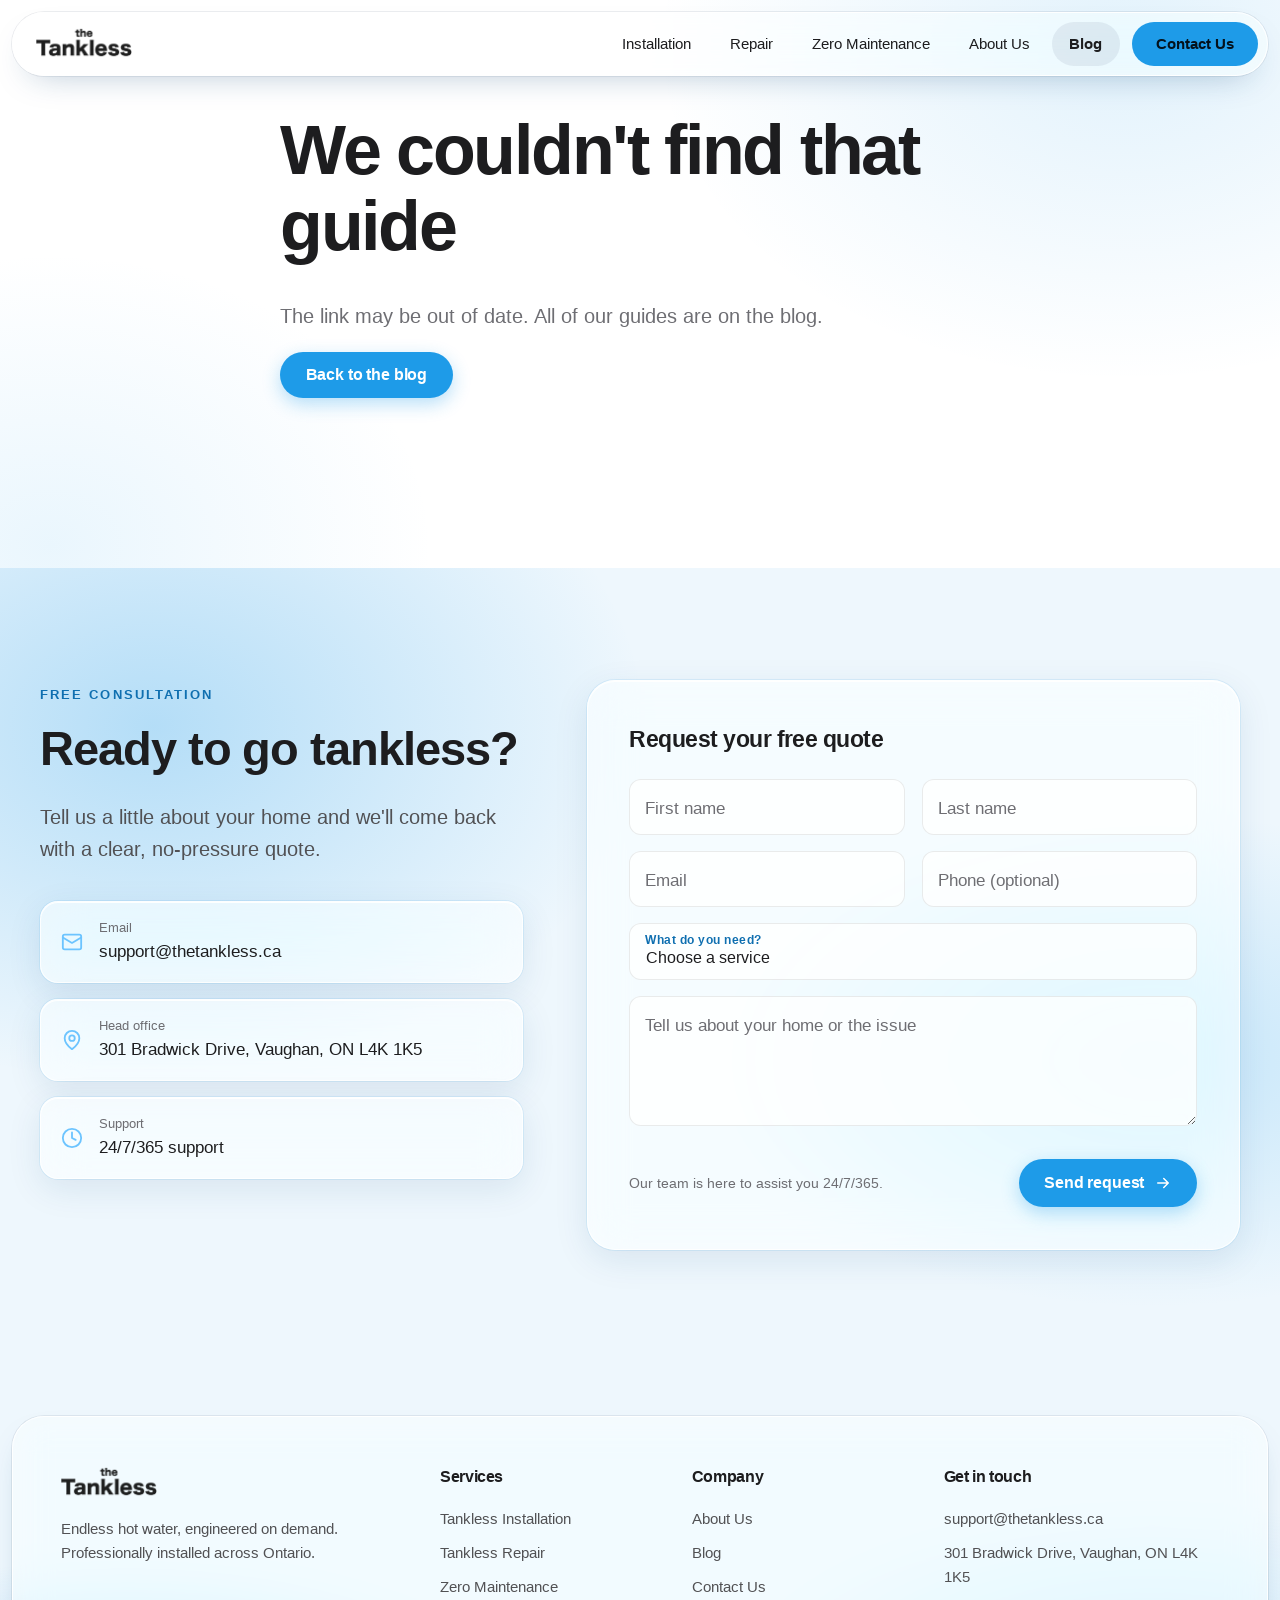
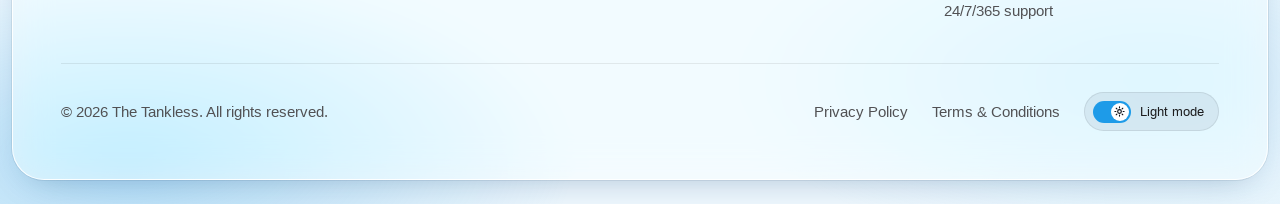
<file: blog-post.html>
<!DOCTYPE html>
<html lang="en-CA" data-theme="light">
<head>
  <meta charset="UTF-8">
  <meta name="viewport" content="width=device-width, initial-scale=1.0">
  <title>Guide | The Tankless</title>
  <meta name="description" content="A tankless water heater guide from The Tankless.">
  <link rel="preconnect" href="https://api.fontshare.com">
  <link rel="preconnect" href="https://cdn.fontshare.com" crossorigin>
  <link href="https://api.fontshare.com/v2/css?f[]=satoshi@1&display=swap" rel="stylesheet" media="print" onload="this.media='all'">
  <noscript><link href="https://api.fontshare.com/v2/css?f[]=satoshi@1&display=swap" rel="stylesheet"></noscript>
  <link rel="icon" href="assets/favicon.png" type="image/png">
  <script>try{var t=localStorage.getItem("theme");if(t==="dark")document.documentElement.setAttribute("data-theme",t)}catch(e){}</script>
  <link rel="stylesheet" href="css/style.css">
  <script src="js/blog.js" defer></script>
  <script src="js/main.js" defer></script>
</head>
<body data-page="blog">
  <a class="skip-link" href="#main">Skip to content</a>
  <div data-component="header"></div>

  <main id="main">
    <div data-blog-post></div>
    <div data-component="contact" data-title="Ready to go tankless?"></div>
  </main>

  <div data-component="footer"></div>
</body>
</html>
</file>
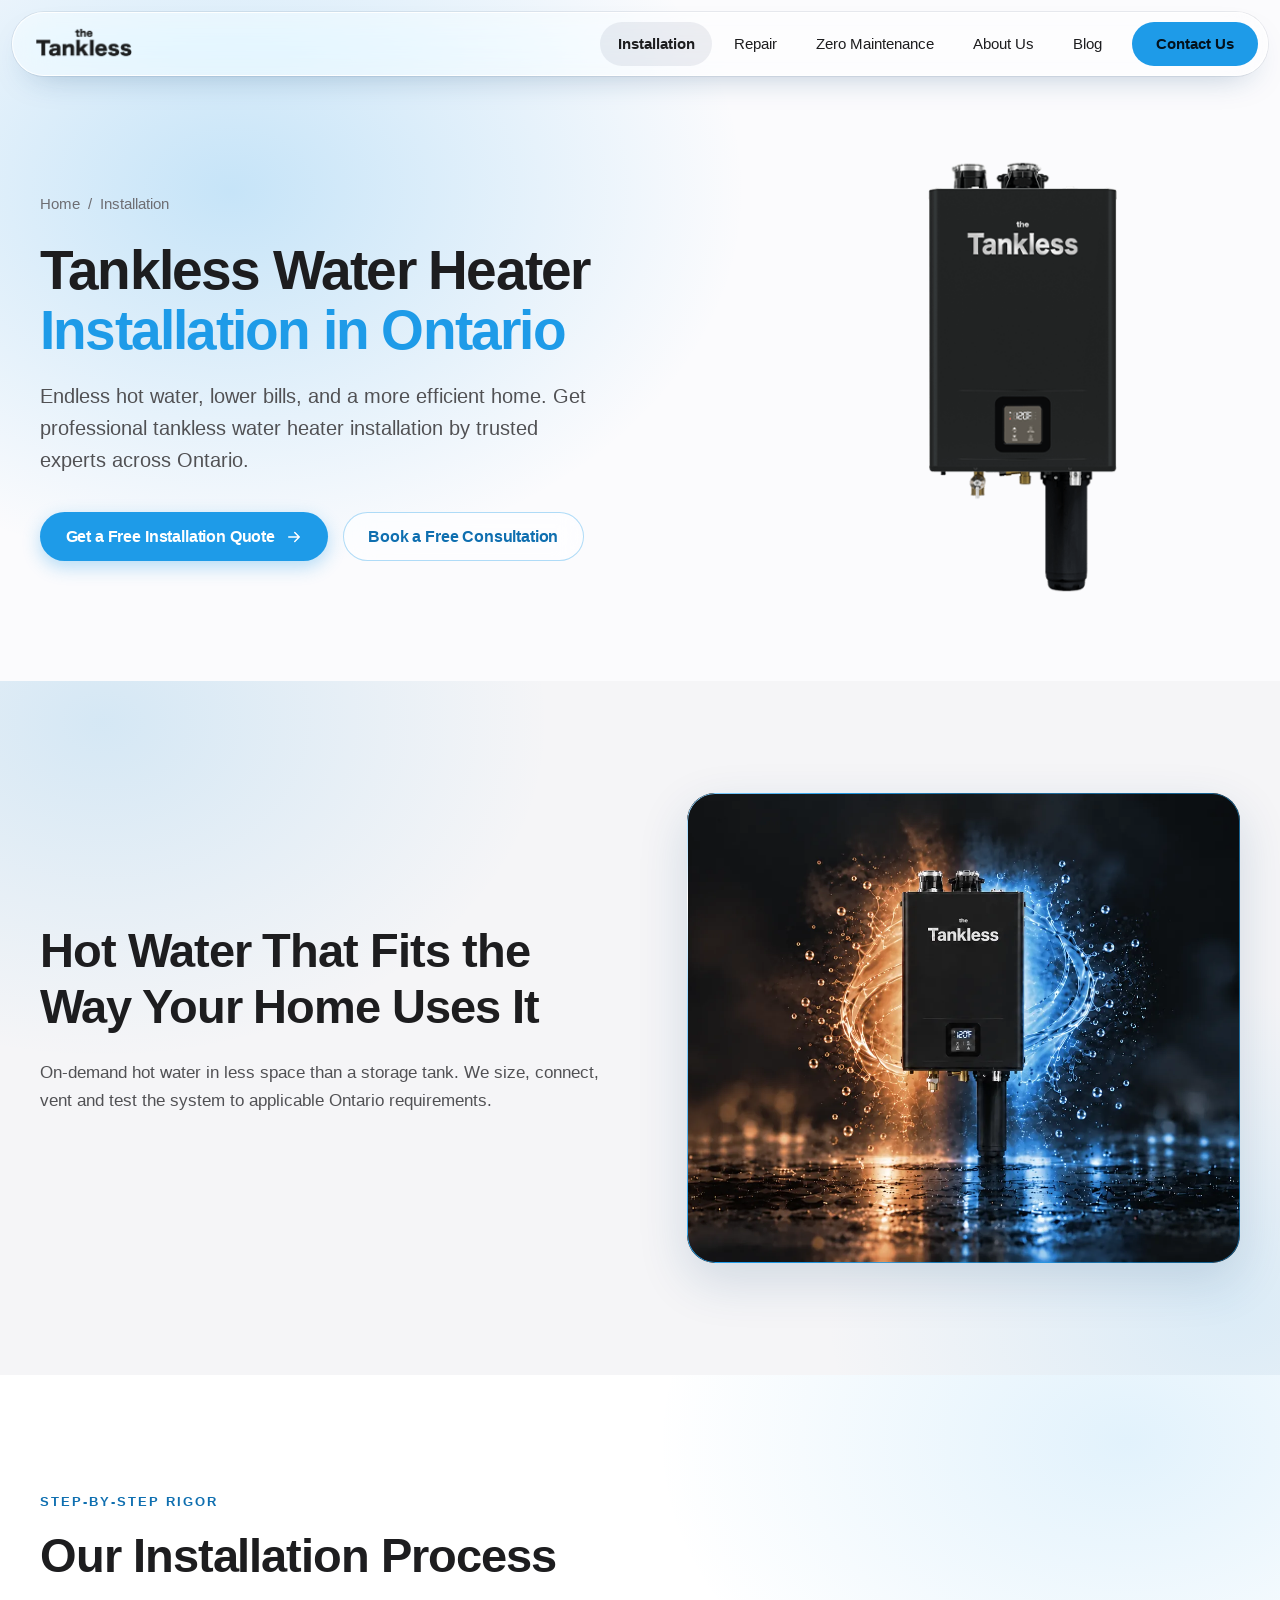
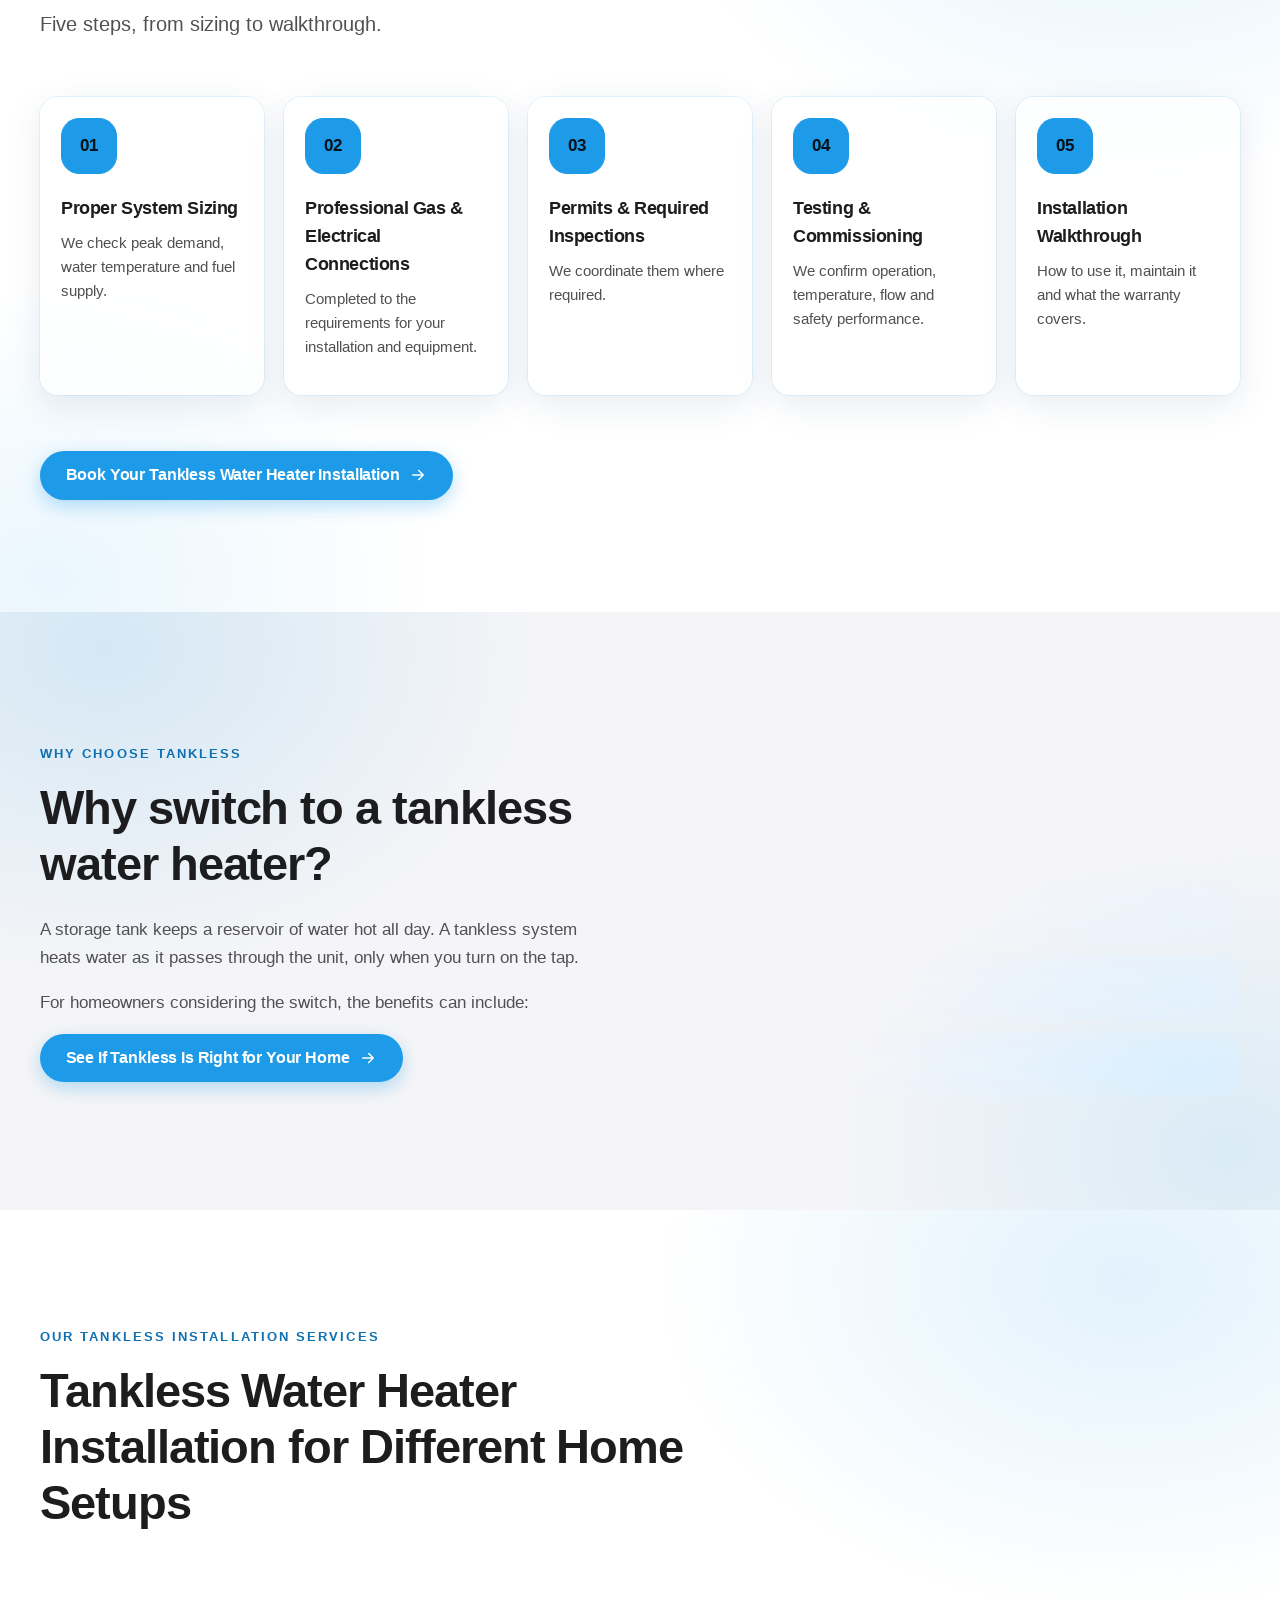
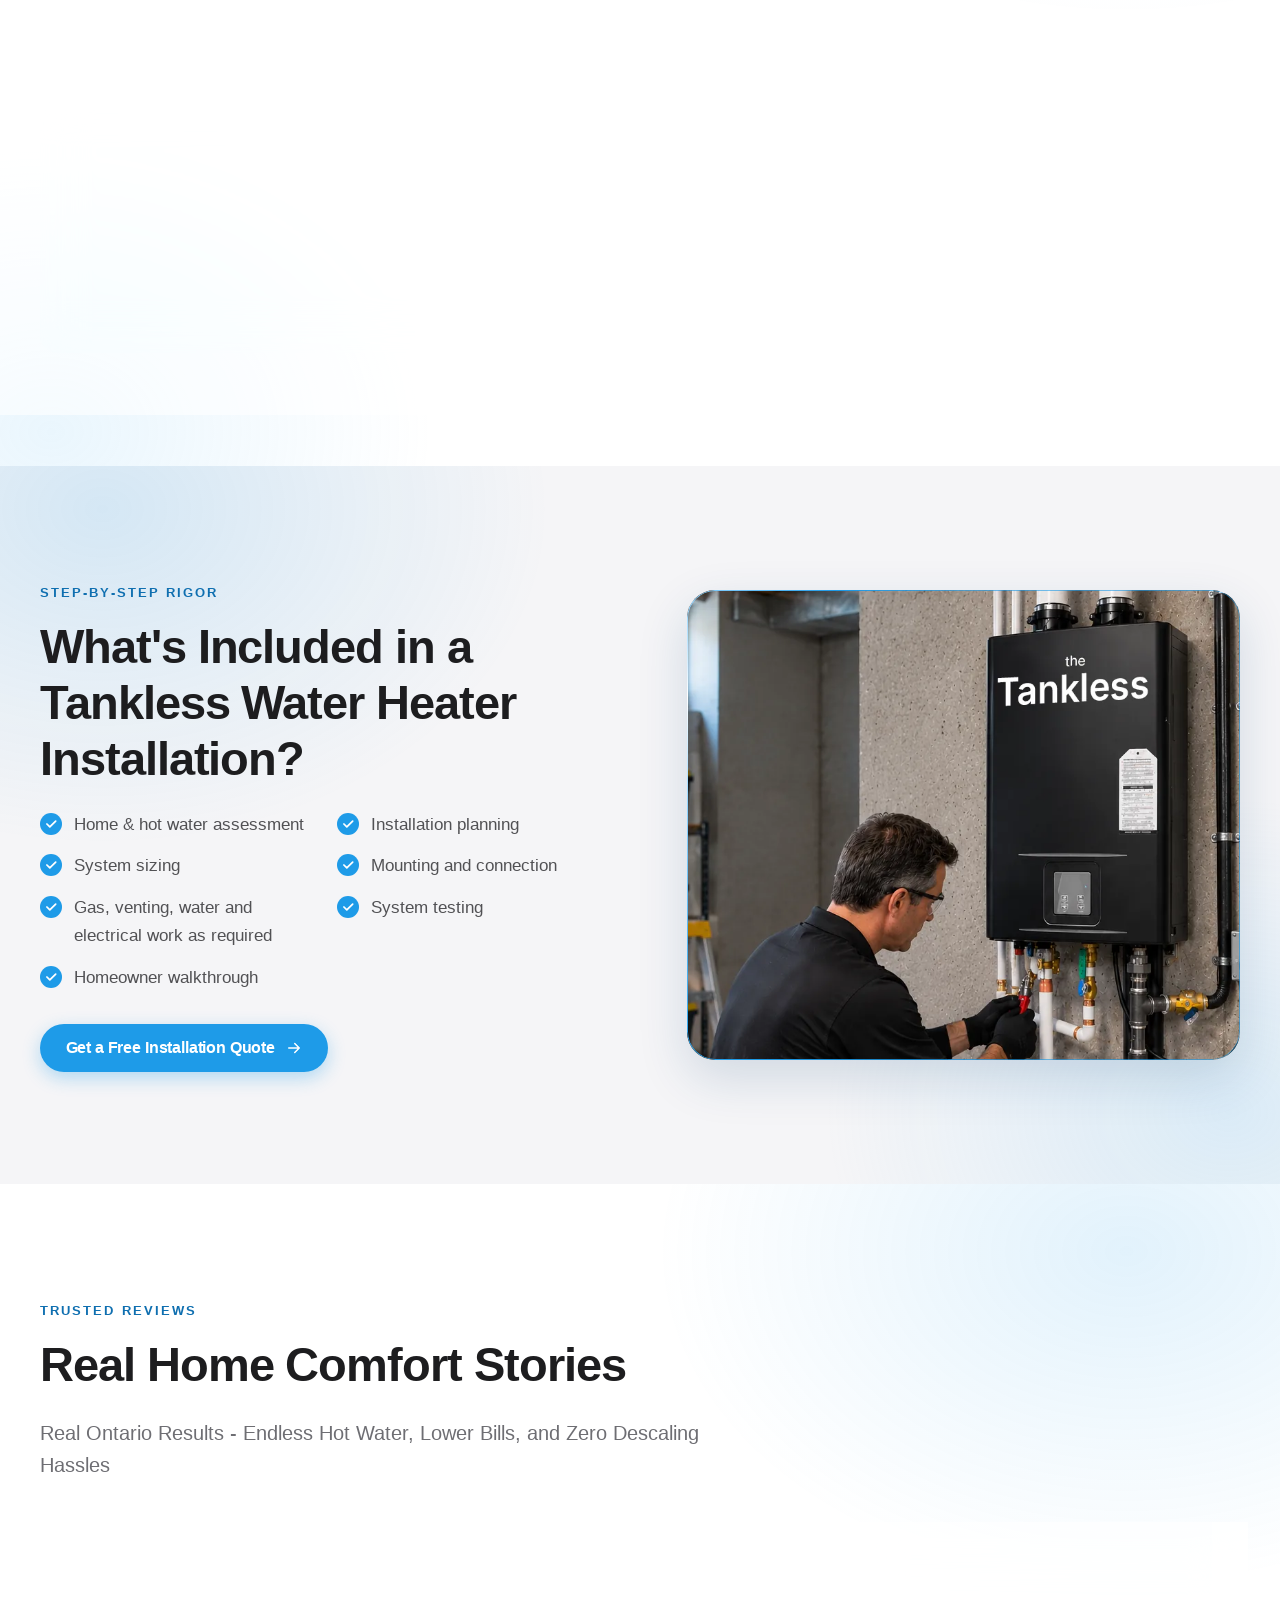
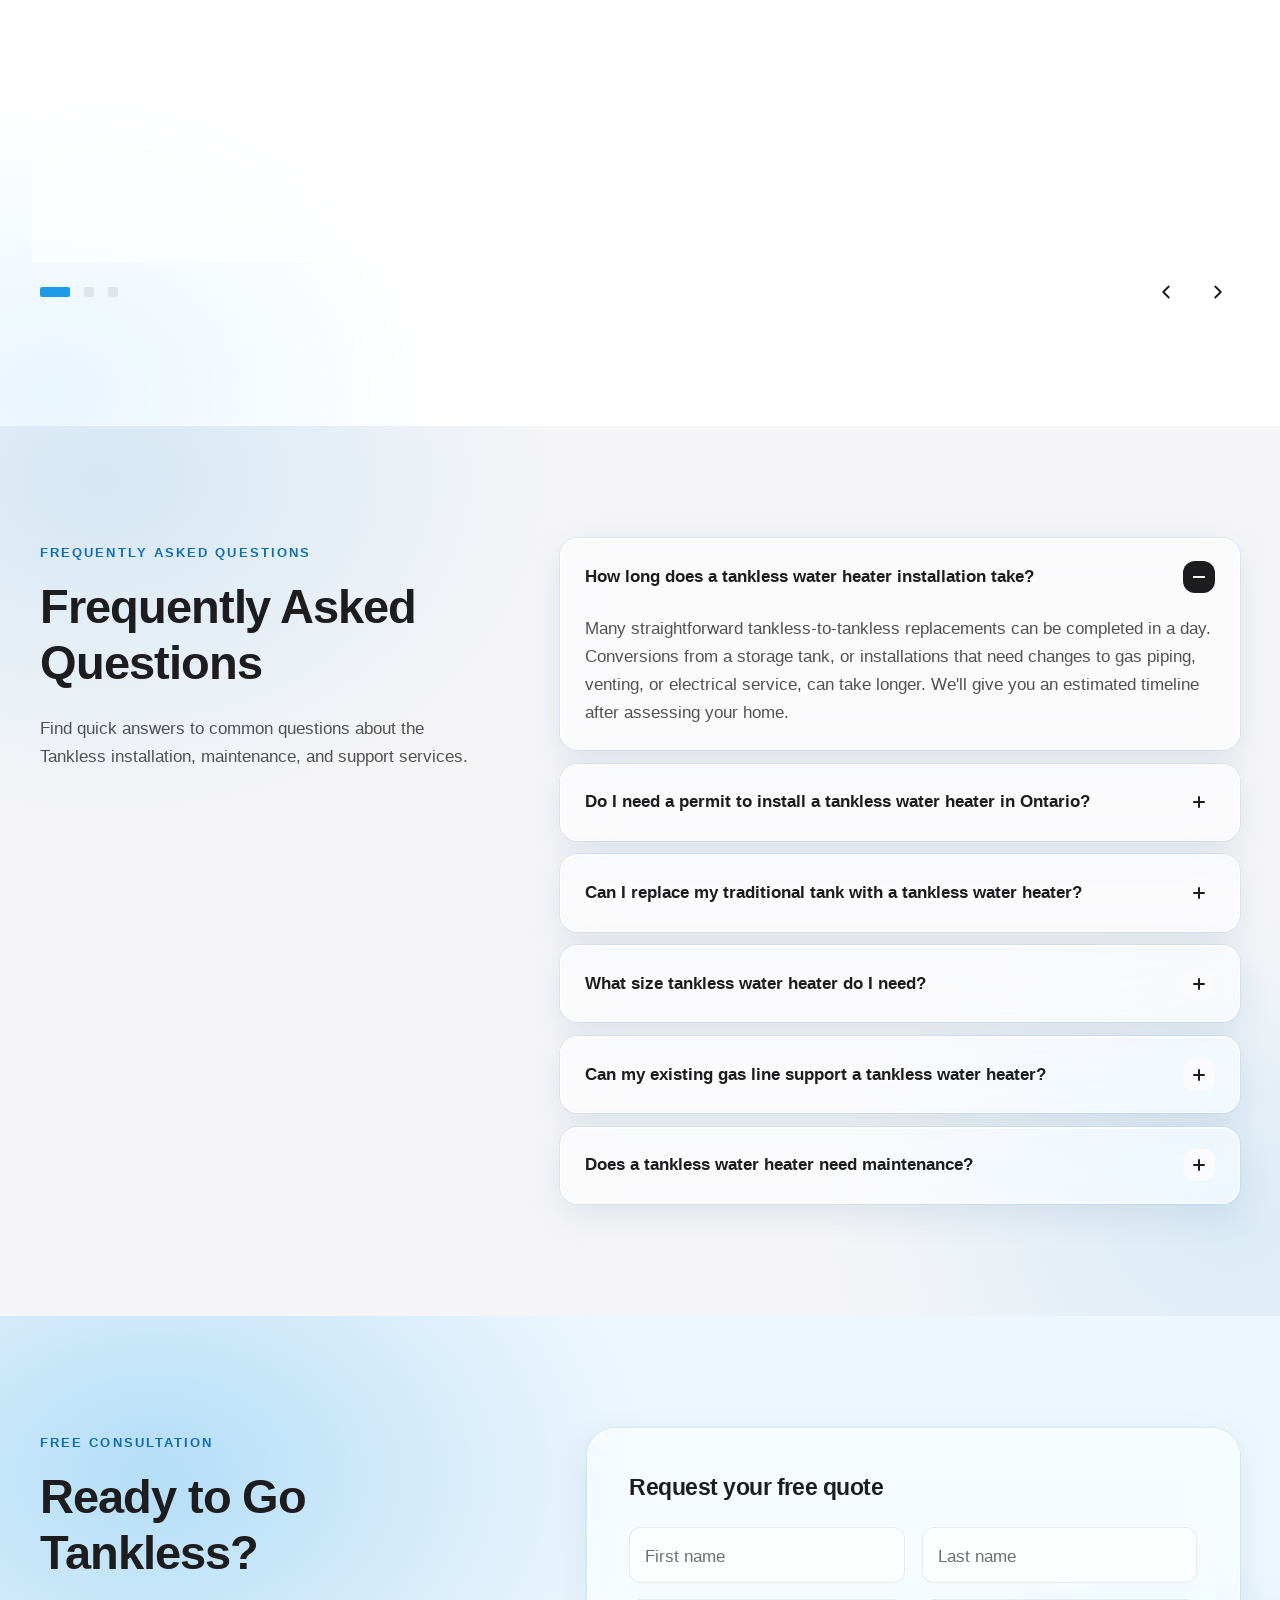
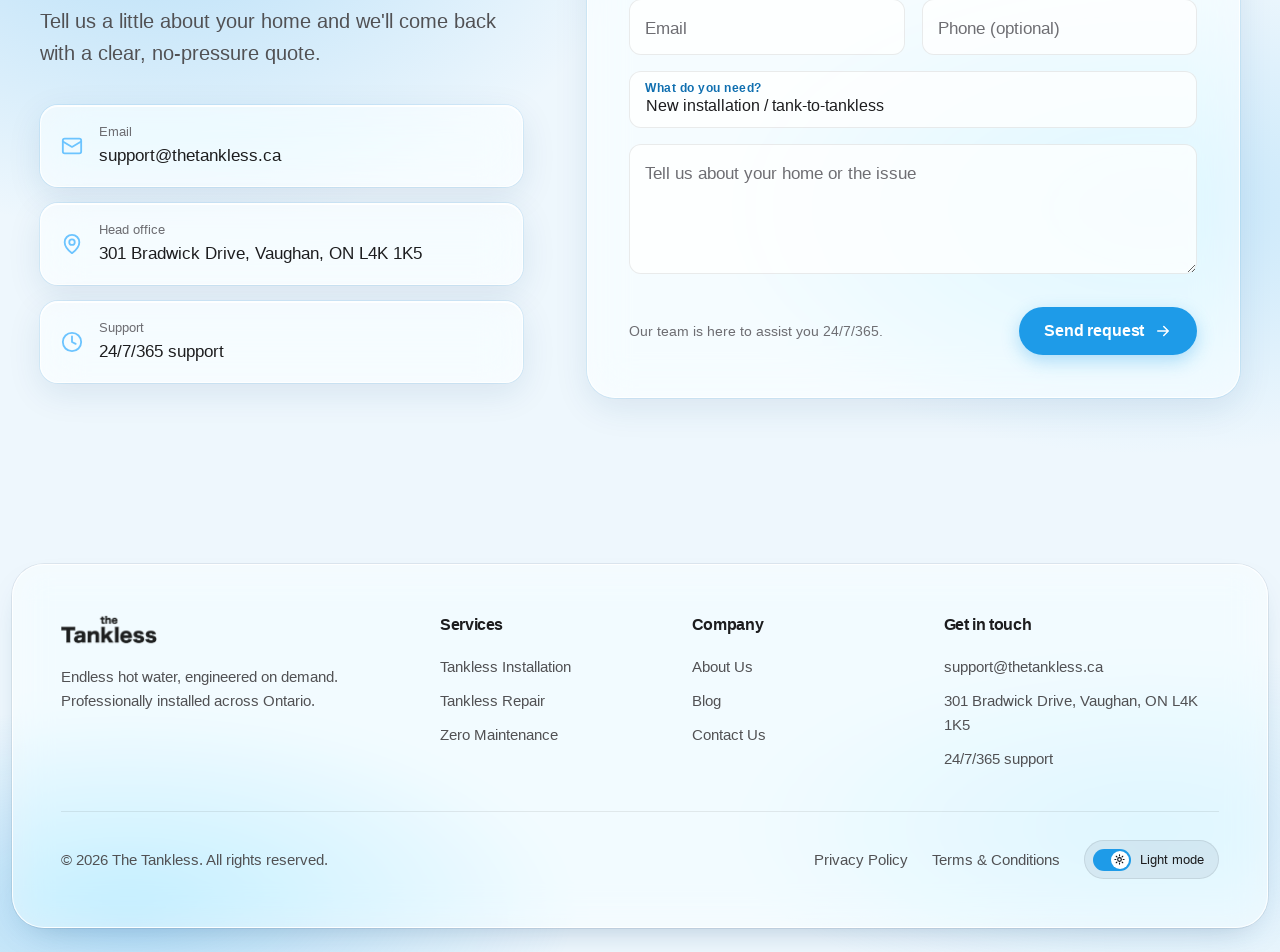
<file: installation.html>
<!DOCTYPE html>
<html lang="en-CA" data-theme="light">
<head>
  <meta charset="UTF-8">
  <meta name="viewport" content="width=device-width, initial-scale=1.0">
  <title>Tankless Water Heater Installation in Ontario | The Tankless</title>
  <meta name="description" content="Professional tankless water heater installation across Ontario: proper sizing, gas and venting, permits, testing and a full homeowner walkthrough.">
  <link rel="preconnect" href="https://api.fontshare.com">
  <link rel="preconnect" href="https://cdn.fontshare.com" crossorigin>
  <link href="https://api.fontshare.com/v2/css?f[]=satoshi@1&display=swap" rel="stylesheet" media="print" onload="this.media='all'">
  <noscript><link href="https://api.fontshare.com/v2/css?f[]=satoshi@1&display=swap" rel="stylesheet"></noscript>
  <link rel="icon" href="assets/favicon.png" type="image/png">
  <script>try{var t=localStorage.getItem("theme");if(t==="dark")document.documentElement.setAttribute("data-theme",t)}catch(e){}</script>
  <link rel="stylesheet" href="css/style.css">
  <script src="js/main.js" defer></script>
</head>
<body data-page="installation">
  <a class="skip-link" href="#main">Skip to content</a>
  <div data-component="header"></div>

  <main id="main">
    <!-- HERO -->
    <section class="hero hero--sub">
      <div class="container hero-grid">
        <div>
        <nav class="breadcrumb" aria-label="Breadcrumb"><a href="index.html">Home</a><span>/</span><span>Installation</span></nav>
        <h1 style="max-width:880px">Tankless Water Heater <span class="accent">Installation in Ontario</span></h1>
        <p class="hero-lead">Endless hot water, lower bills, and a more efficient home. Get professional tankless water heater installation by trusted experts across Ontario.</p>
        <div class="btn-row">
          <a href="#contact" class="btn btn--primary">Get a Free Installation Quote <span data-icon="arrow"></span></a>
          <a href="#contact" class="btn btn--ghost">Book a Free Consultation</a>
        </div>
        </div>
        <figure class="hero-unit"><img src="assets/tankless-unit.png" alt="The Tankless wall-mounted water heater" width="288" height="496" fetchpriority="high"></figure>
      </div>
    </section>

    <!-- INTRO -->
    <section class="section section--white">
      <div class="container split">
        <div data-reveal="left">
          <h2>Hot Water That Fits the Way Your Home Uses It</h2>
          <p>On-demand hot water in less space than a storage tank. We size, connect, vent and test the system to applicable Ontario requirements.</p>
        </div>
        <figure class="photo-frame" data-reveal="right"><img src="assets/hot-water-on-demand.webp" alt="A Tankless unit surrounded by splashing hot and cold water" width="1400" height="933" loading="lazy"></figure>
      </div>
    </section>

    <!-- PROCESS -->
    <section class="section section--dark" id="process">
      <div class="container">
        <div class="section-head" data-reveal>
          <span class="eyebrow">Step-by-step rigor</span>
          <h2>Our Installation Process</h2>
          <p>Five steps, from sizing to walkthrough.</p>
        </div>
        <ol class="steps" style="list-style:none;padding:0;margin:0">
          <li class="step"><div class="step-num"></div><h3>Proper System Sizing</h3><p>We check peak demand, water temperature and fuel supply.</p></li>
          <li class="step"><div class="step-num"></div><h3>Professional Gas &amp; Electrical Connections</h3><p>Completed to the requirements for your installation and equipment.</p></li>
          <li class="step"><div class="step-num"></div><h3>Permits &amp; Required Inspections</h3><p>We coordinate them where required.</p></li>
          <li class="step"><div class="step-num"></div><h3>Testing &amp; Commissioning</h3><p>We confirm operation, temperature, flow and safety performance.</p></li>
          <li class="step"><div class="step-num"></div><h3>Installation Walkthrough</h3><p>How to use it, maintain it and what the warranty covers.</p></li>
        </ol>
        <div style="margin-top:3.5rem" data-reveal><a href="#contact" class="btn btn--primary">Book Your Tankless Water Heater Installation <span data-icon="arrow"></span></a></div>
      </div>
    </section>

    <!-- WHY SWITCH -->
    <section class="section">
      <div class="container split">
        <div data-reveal="left">
          <span class="eyebrow">Why choose tankless</span>
          <h2>Why switch to a tankless water heater?</h2>
          <p>A storage tank keeps a reservoir of water hot all day. A tankless system heats water as it passes through the unit, only when you turn on the tap.</p>
          <p>For homeowners considering the switch, the benefits can include:</p>
          <a href="#contact" class="btn btn--primary">See If Tankless Is Right for Your Home <span data-icon="arrow"></span></a>
        </div>
        <ul class="x-list" style="margin:0" data-reveal="right">
          <li><strong>Hot water on demand</strong><span>Endless supply</span></li>
          <li><strong>More usable space</strong><span>Wall-mounted</span></li>
          <li><strong>No storage tank</strong><span>Less risk</span></li>
          <li><strong>Potential energy savings</strong><span>No standby loss</span></li>
          <li><strong>Long service life</strong><span>Built to last</span></li>
        </ul>
      </div>
    </section>

    <!-- SERVICE TYPES (tabs) -->
    <section class="section section--alt">
      <div class="container">
        <div class="section-head" data-reveal>
          <span class="eyebrow">Our tankless installation services</span>
          <h2>Tankless Water Heater Installation for Different Home Setups</h2>
        </div>
        <div data-tabs data-reveal>
          <div class="tabs" role="tablist" aria-label="Installation types">
            <button class="tab" role="tab" id="t1" aria-controls="p1" aria-selected="true">Tankless-to-Tankless Replacement</button>
            <button class="tab" role="tab" id="t2" aria-controls="p2" aria-selected="false">Tank-to-Tankless Conversion</button>
            <button class="tab" role="tab" id="t3" aria-controls="p3" aria-selected="false">New Tankless Installation</button>
          </div>
          <div class="tab-panel card" role="tabpanel" id="p1" aria-labelledby="t1">
            <div class="split" style="align-items:start">
              <div><h3>Tankless-to-Tankless Replacement</h3><p>Replacement can be straightforward when the new unit is compatible with the existing installation. However, venting, gas supply, electrical requirements, connections and clearances must still be assessed.</p></div>
              <ul class="check-list"><li>Venting</li><li>Gas supply</li><li>Electrical requirements</li><li>Connections</li><li>Clearances</li></ul>
            </div>
          </div>
          <div class="tab-panel card" role="tabpanel" id="p2" aria-labelledby="t2" hidden>
            <div class="split" style="align-items:start">
              <div><h3>Tank-to-Tankless Conversion</h3><p>Conversion may require modifications to the gas supply, venting, electrical service, water connections, condensate drainage and mounting location. A site assessment determines your home's requirements.</p></div>
              <ul class="check-list"><li>Gas supply</li><li>Venting</li><li>Electrical service</li><li>Water connections</li><li>Condensate drainage</li><li>Mounting location</li></ul>
            </div>
          </div>
          <div class="tab-panel card" role="tabpanel" id="p3" aria-labelledby="t3" hidden>
            <div class="split" style="align-items:start">
              <div><h3>New Tankless Installation</h3><p>We'll assess the location and requirements for equipment placement, water connections, fuel or electrical supply, venting and drainage.</p></div>
              <ul class="check-list"><li>Equipment placement</li><li>Water connections</li><li>Fuel or electrical supply</li><li>Venting</li><li>Drainage</li></ul>
            </div>
          </div>
        </div>
      </div>
    </section>

    <!-- WHAT'S INCLUDED -->
    <section class="section section--white">
      <div class="container split split--reverse">
        <figure class="photo-frame" data-reveal="right"><img src="assets/install-technician.webp" alt="Technician connecting the pipes on a wall-mounted Tankless unit" width="1024" height="683" loading="lazy"></figure>
        <div data-reveal="left">
          <span class="eyebrow">Step-by-step rigor</span>
          <h2>What's Included in a Tankless Water Heater Installation?</h2>
          <ul class="check-list check-list--two" style="margin:1.5rem 0 2rem">
            <li>Home &amp; hot water assessment</li>
            <li>Installation planning</li>
            <li>System sizing</li>
            <li>Mounting and connection</li>
            <li>Gas, venting, water and electrical work as required</li>
            <li>System testing</li>
            <li>Homeowner walkthrough</li>
          </ul>
          <a href="#contact" class="btn btn--primary">Get a Free Installation Quote <span data-icon="arrow"></span></a>
        </div>
      </div>
    </section>

    <!-- TESTIMONIALS -->
    <section class="section section--alt">
      <div class="container testimonials">
        <div class="section-head" data-reveal><span class="eyebrow">Trusted reviews</span><h2>Real Home Comfort Stories</h2><p>Real Ontario Results - Endless Hot Water, Lower Bills, and Zero Descaling Hassles</p></div>
        <div class="t-viewport"><div class="t-track" data-testimonials></div></div>
        <div class="t-controls"><div class="t-dots"></div><div class="t-arrows"><button class="icon-btn" data-prev aria-label="Previous"><span data-icon="left"></span></button><button class="icon-btn" data-next aria-label="Next"><span data-icon="right"></span></button></div></div>
      </div>
    </section>

    <!-- FAQ -->
    <section class="section section--white">
      <div class="container faq-wrap">
        <div class="faq-aside" data-reveal="left">
          <span class="eyebrow">Frequently asked questions</span>
          <h2>Frequently Asked Questions</h2>
          <p>Find quick answers to common questions about the Tankless installation, maintenance, and support services.</p>
        </div>
        <div class="faq-list" data-reveal="right">
          <div class="faq-item is-open"><button class="faq-q">How long does a tankless water heater installation take?<span class="faq-icon"></span></button><div class="faq-a"><div><p>Many straightforward tankless-to-tankless replacements can be completed in a day. Conversions from a storage tank, or installations that need changes to gas piping, venting, or electrical service, can take longer. We'll give you an estimated timeline after assessing your home.</p></div></div></div>
          <div class="faq-item"><button class="faq-q">Do I need a permit to install a tankless water heater in Ontario?<span class="faq-icon"></span></button><div class="faq-a"><div><p>It depends on the work involved and your municipality. Changes to gas piping, venting, or plumbing may require a permit or inspection, and gas appliance work in Ontario must be carried out by a certified gas technician. We'll confirm what applies to your installation and coordinate the required process.</p></div></div></div>
          <div class="faq-item"><button class="faq-q">Can I replace my traditional tank with a tankless water heater?<span class="faq-icon"></span></button><div class="faq-a"><div><p>In most homes, yes. A tank-to-tankless conversion can involve changes to the gas supply, venting, electrical service, water connections, condensate drainage, and mounting location. A site assessment determines what your home will require.</p></div></div></div>
          <div class="faq-item"><button class="faq-q">What size tankless water heater do I need?<span class="faq-icon"></span></button><div class="faq-a"><div><p>Sizing is based on the flow rate your household needs at peak times and the temperature of your incoming water, not simply the number of people living in the home. We look at your fixtures and usage to recommend an appropriately sized unit.</p></div></div></div>
          <div class="faq-item"><button class="faq-q">Can my existing gas line support a tankless water heater?<span class="faq-icon"></span></button><div class="faq-a"><div><p>Not always. Tankless units typically need more gas flow than tank-style heaters, so the size and length of your gas line and the capacity of your meter need to be checked first. We'll assess your existing line and tell you whether an upgrade is needed.</p></div></div></div>
          <div class="faq-item"><button class="faq-q">Does a tankless water heater need maintenance?<span class="faq-icon"></span></button><div class="faq-a"><div><p>Yes. Periodic maintenance, such as flushing the heat exchanger to remove scale and cleaning the inlet water filter, helps keep the unit running efficiently. How often depends on your water hardness and the manufacturer's recommendations.</p></div></div></div>
        </div>
      </div>
    </section>

    <div data-component="contact" data-title="Ready to Go Tankless?" data-service="installation"></div>
  </main>

  <div data-component="footer"></div>
</body>
</html>
</file>
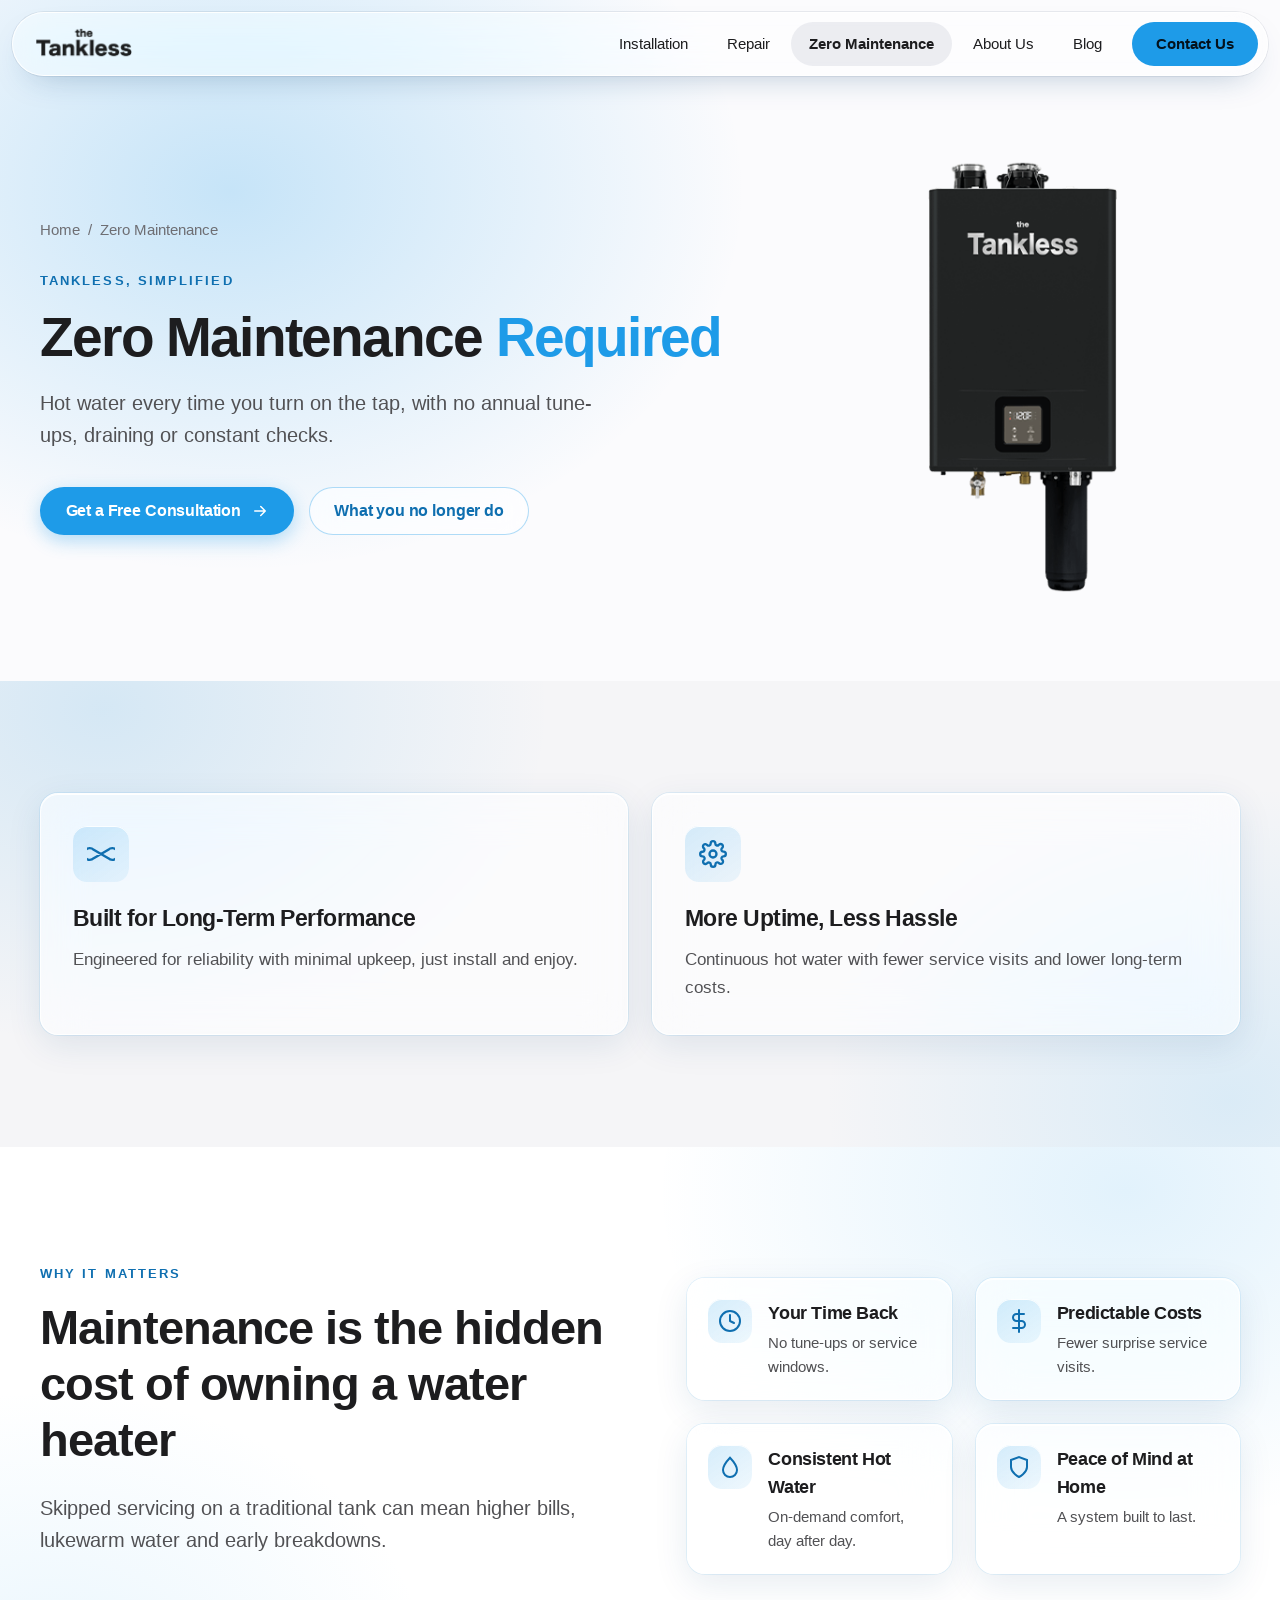
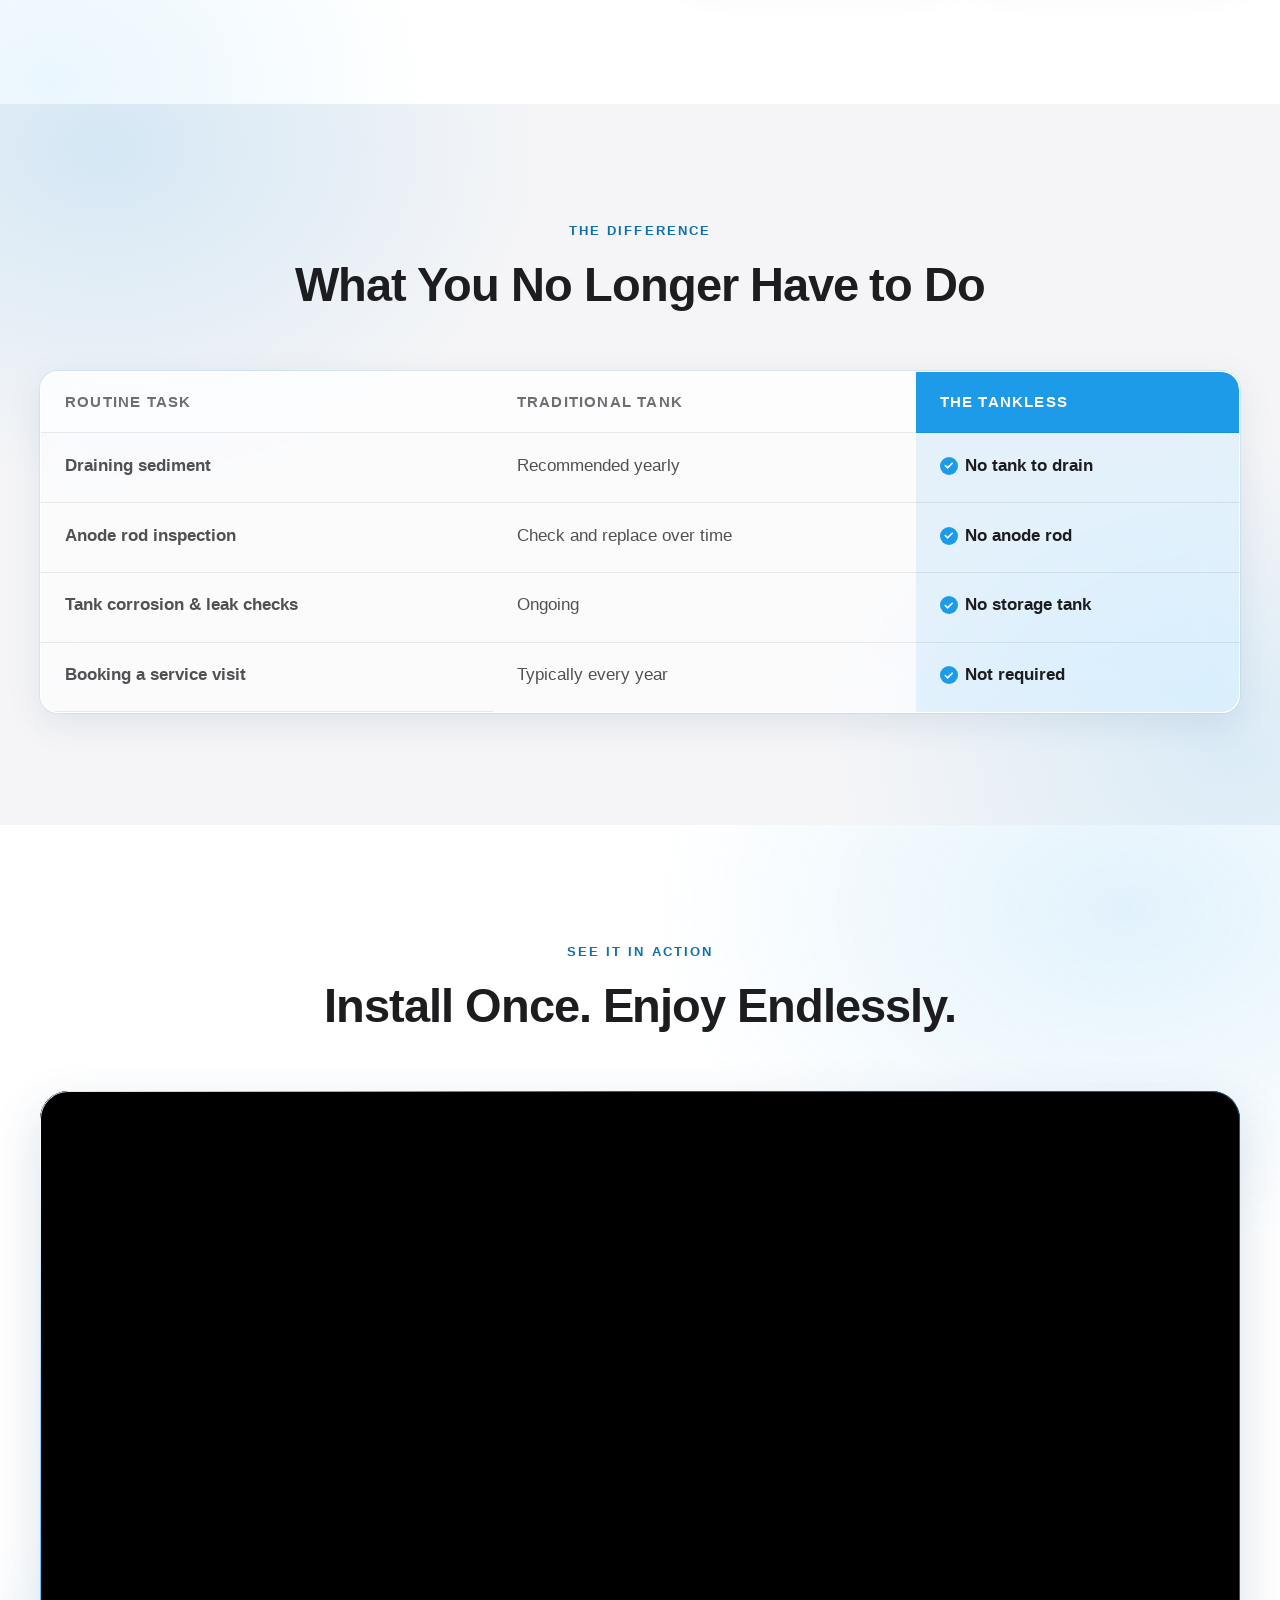
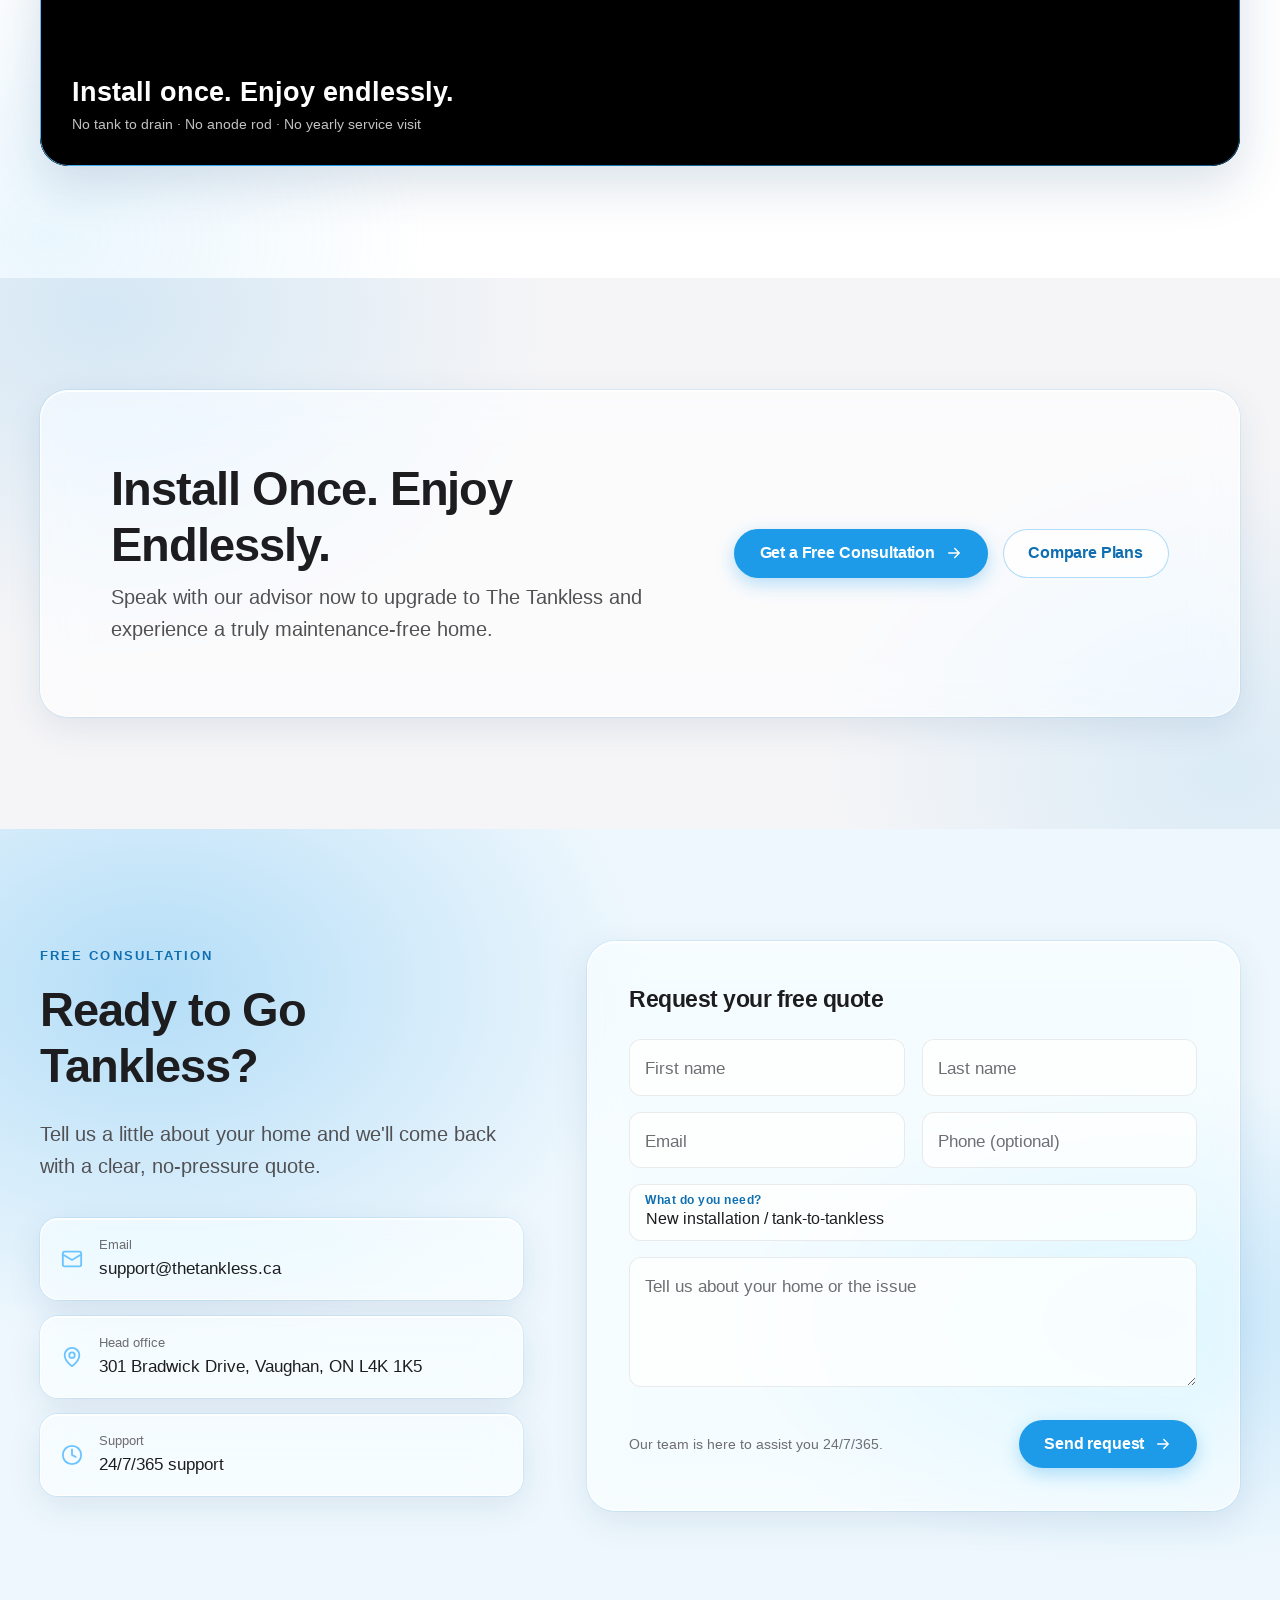
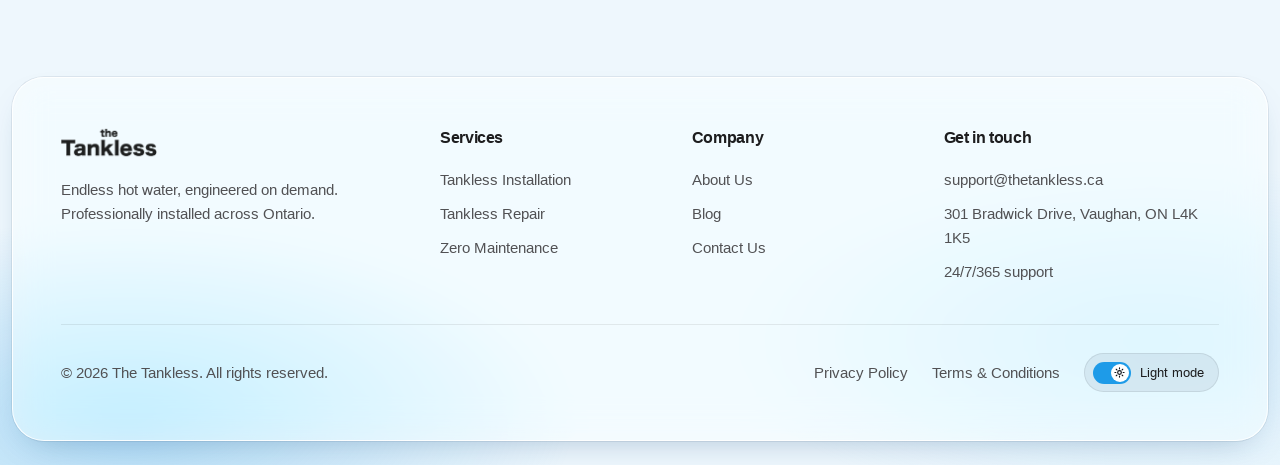
<file: maintenance.html>
<!DOCTYPE html>
<html lang="en-CA" data-theme="light">
<head>
  <meta charset="UTF-8">
  <meta name="viewport" content="width=device-width, initial-scale=1.0">
  <title>Zero Maintenance Required | The Tankless</title>
  <meta name="description" content="No tank to drain, no anode rod to replace, no corrosion checks. See how much routine upkeep a tankless water heater removes.">
  <link rel="preconnect" href="https://api.fontshare.com">
  <link rel="preconnect" href="https://cdn.fontshare.com" crossorigin>
  <link href="https://api.fontshare.com/v2/css?f[]=satoshi@1&display=swap" rel="stylesheet" media="print" onload="this.media='all'">
  <noscript><link href="https://api.fontshare.com/v2/css?f[]=satoshi@1&display=swap" rel="stylesheet"></noscript>
  <link rel="icon" href="assets/favicon.png" type="image/png">
  <script>try{var t=localStorage.getItem("theme");if(t==="dark")document.documentElement.setAttribute("data-theme",t)}catch(e){}</script>
  <link rel="stylesheet" href="css/style.css">
  <script src="js/main.js" defer></script>
</head>
<body data-page="maintenance">
  <a class="skip-link" href="#main">Skip to content</a>
  <div data-component="header"></div>

  <main id="main">
    <!-- HERO -->
    <section class="hero hero--sub">
      <div class="container hero-grid">
        <div>
          <nav class="breadcrumb" aria-label="Breadcrumb"><a href="index.html">Home</a><span>/</span><span>Zero Maintenance</span></nav>
          <span class="eyebrow">Tankless, simplified</span>
          <h1>Zero Maintenance <span class="accent-water">Required</span></h1>
          <p class="hero-lead">Hot water every time you turn on the tap, with no annual tune-ups, draining or constant checks.</p>
          <div class="btn-row">
            <a href="#contact" class="btn btn--primary">Get a Free Consultation <span data-icon="arrow"></span></a>
            <a href="#compare" class="btn btn--ghost">What you no longer do</a>
          </div>
        </div>
        <figure class="hero-unit"><img src="assets/tankless-unit.png" alt="The Tankless wall-mounted water heater" width="288" height="496" fetchpriority="high"></figure>
      </div>
    </section>

    <!-- FEATURE CARDS -->
    <section class="section section--white">
      <div class="container grid grid-2">
        <div class="card" data-reveal="left">
          <div class="icon-tile"><svg viewBox="0 0 24 24" fill="none" stroke="currentColor" stroke-width="2" stroke-linecap="round"><path d="M18.2 8.4a5 5 0 1 1 0 7.2L12 12 5.8 8.4a5 5 0 1 0 0 7.2L12 12z"/></svg></div>
          <h3>Built for Long-Term Performance</h3>
          <p>Engineered for reliability with minimal upkeep, just install and enjoy.</p>
        </div>
        <div class="card" data-reveal="right">
          <div class="icon-tile icon-tile--water"><svg viewBox="0 0 24 24" fill="none" stroke="currentColor" stroke-width="2" stroke-linecap="round"><circle cx="12" cy="12" r="3"/><path d="M19.4 15a1.7 1.7 0 0 0 .3 1.8l.1.1a2 2 0 1 1-2.8 2.8l-.1-.1a1.7 1.7 0 0 0-1.8-.3 1.7 1.7 0 0 0-1 1.5V21a2 2 0 1 1-4 0v-.1a1.7 1.7 0 0 0-1.1-1.5 1.7 1.7 0 0 0-1.8.3l-.1.1a2 2 0 1 1-2.8-2.8l.1-.1a1.7 1.7 0 0 0 .3-1.8 1.7 1.7 0 0 0-1.5-1H3a2 2 0 1 1 0-4h.1a1.7 1.7 0 0 0 1.5-1.1 1.7 1.7 0 0 0-.3-1.8l-.1-.1a2 2 0 1 1 2.8-2.8l.1.1a1.7 1.7 0 0 0 1.8.3H9a1.7 1.7 0 0 0 1-1.5V3a2 2 0 1 1 4 0v.1a1.7 1.7 0 0 0 1 1.5 1.7 1.7 0 0 0 1.8-.3l.1-.1a2 2 0 1 1 2.8 2.8l-.1.1a1.7 1.7 0 0 0-.3 1.8V9a1.7 1.7 0 0 0 1.5 1H21a2 2 0 1 1 0 4h-.1a1.7 1.7 0 0 0-1.5 1z"/></svg></div>
          <h3>More Uptime, Less Hassle</h3>
          <p>Continuous hot water with fewer service visits and lower long-term costs.</p>
        </div>
      </div>
    </section>

    <!-- WHY IT MATTERS -->
    <section class="section section--dark">
      <div class="container split">
        <div data-reveal="left">
          <span class="eyebrow">Why it matters</span>
          <h2>Maintenance is the hidden cost of owning a water heater</h2>
          <p class="hero-lead">Skipped servicing on a traditional tank can mean higher bills, lukewarm water and early breakdowns.</p>
        </div>
        <div class="grid grid-2" data-reveal="right">
          <div class="benefit"><div class="icon-tile"><span data-icon="clock"></span></div><div><h3>Your Time Back</h3><p>No tune-ups or service windows.</p></div></div>
          <div class="benefit"><div class="icon-tile icon-tile--water"><svg viewBox="0 0 24 24" fill="none" stroke="currentColor" stroke-width="2" stroke-linecap="round"><path d="M12 1v22M17 5H9.5a3.5 3.5 0 0 0 0 7h5a3.5 3.5 0 0 1 0 7H6"/></svg></div><div><h3>Predictable Costs</h3><p>Fewer surprise service visits.</p></div></div>
          <div class="benefit"><div class="icon-tile icon-tile--water"><svg viewBox="0 0 24 24" fill="none" stroke="currentColor" stroke-width="2" stroke-linecap="round"><path d="M12 2.7s7 7.3 7 12.3a7 7 0 0 1-14 0c0-5 7-12.3 7-12.3z"/></svg></div><div><h3>Consistent Hot Water</h3><p>On-demand comfort, day after day.</p></div></div>
          <div class="benefit"><div class="icon-tile"><svg viewBox="0 0 24 24" fill="none" stroke="currentColor" stroke-width="2" stroke-linecap="round"><path d="M12 22s8-4 8-10V5l-8-3-8 3v7c0 6 8 10 8 10z"/></svg></div><div><h3>Peace of Mind at Home</h3><p>A system built to last.</p></div></div>
        </div>
      </div>
    </section>

    <!-- COMPARISON -->
    <section class="section" id="compare">
      <div class="container">
        <div class="section-head section-head--center" data-reveal>
          <span class="eyebrow">The difference</span>
          <h2>What You No Longer Have to Do</h2>
        </div>
        <div class="table-wrap" data-reveal>
          <table class="compare">
            <thead><tr><th scope="col">Routine task</th><th scope="col">Traditional tank</th><th scope="col" class="is-us">The Tankless</th></tr></thead>
            <tbody>
              <tr><th scope="row">Draining sediment</th><td>Recommended yearly</td><td class="is-us"><span class="tag-yes">No tank to drain</span></td></tr>
              <tr><th scope="row">Anode rod inspection</th><td>Check and replace over time</td><td class="is-us"><span class="tag-yes">No anode rod</span></td></tr>
              <tr><th scope="row">Tank corrosion &amp; leak checks</th><td>Ongoing</td><td class="is-us"><span class="tag-yes">No storage tank</span></td></tr>
              <tr><th scope="row">Booking a service visit</th><td>Typically every year</td><td class="is-us"><span class="tag-yes">Not required</span></td></tr>
            </tbody>
          </table>
        </div>

      </div>
    </section>

    <!-- VIDEO -->
    <section class="section section--dark">
      <div class="container">
        <div class="section-head section-head--center" data-reveal><span class="eyebrow">See it in action</span><h2>Install Once. Enjoy Endlessly.</h2></div>
        <div class="video-showcase" data-video-showcase data-autoplay data-reveal="zoom">
          <video muted loop playsinline preload="none" poster="https://thetankless.ca/wp-content/uploads/2026/11/cd0683c861fb384084634f4f0f01bed3194a7e1b.webp"><source src="assets/hero.mp4" type="video/mp4"></video>
          <button class="video-play" aria-label="Play video"><span class="play-btn"><svg viewBox="0 0 24 24" aria-hidden="true"><path d="M7 4v16l13-8z" fill="currentColor"/></svg></span><span class="video-caption"><strong>Install once. Enjoy endlessly.</strong><small>No tank to drain · No anode rod · No yearly service visit</small></span></button>
        </div>
      </div>
    </section>

    <!-- CTA BAND -->
    <section class="section section--white">
      <div class="container">
        <div class="cta-band" data-reveal="zoom">
          <div style="position:relative;z-index:1">
            <h2>Install Once. Enjoy Endlessly.</h2>
            <p>Speak with our advisor now to upgrade to The Tankless and experience a truly maintenance-free home.</p>
          </div>
          <div class="btn-row">
            <a href="#contact" class="btn btn--primary">Get a Free Consultation <span data-icon="arrow"></span></a>
            <a href="index.html#compare" class="btn btn--ghost">Compare Plans</a>
          </div>
        </div>
      </div>
    </section>

    <div data-component="contact" data-title="Ready to Go Tankless?" data-service="installation"></div>
  </main>

  <div data-component="footer"></div>
</body>
</html>
</file>
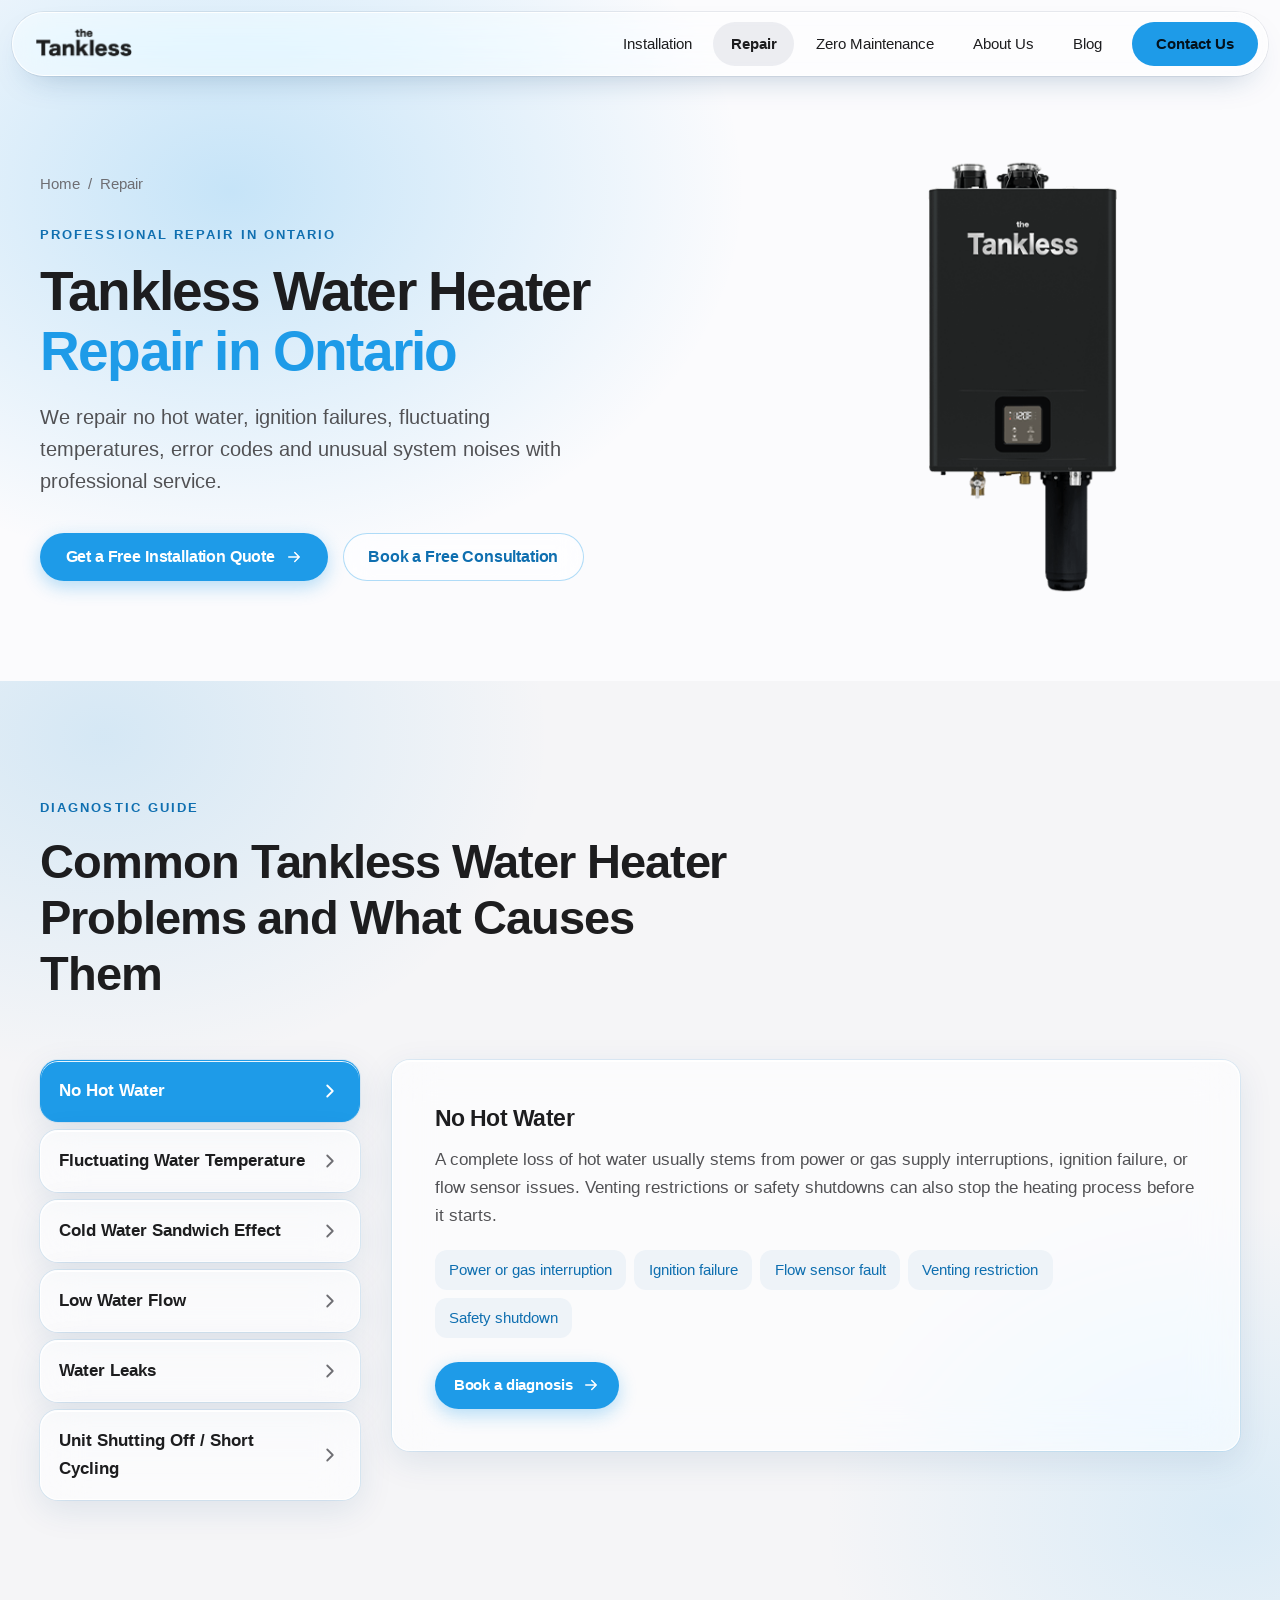
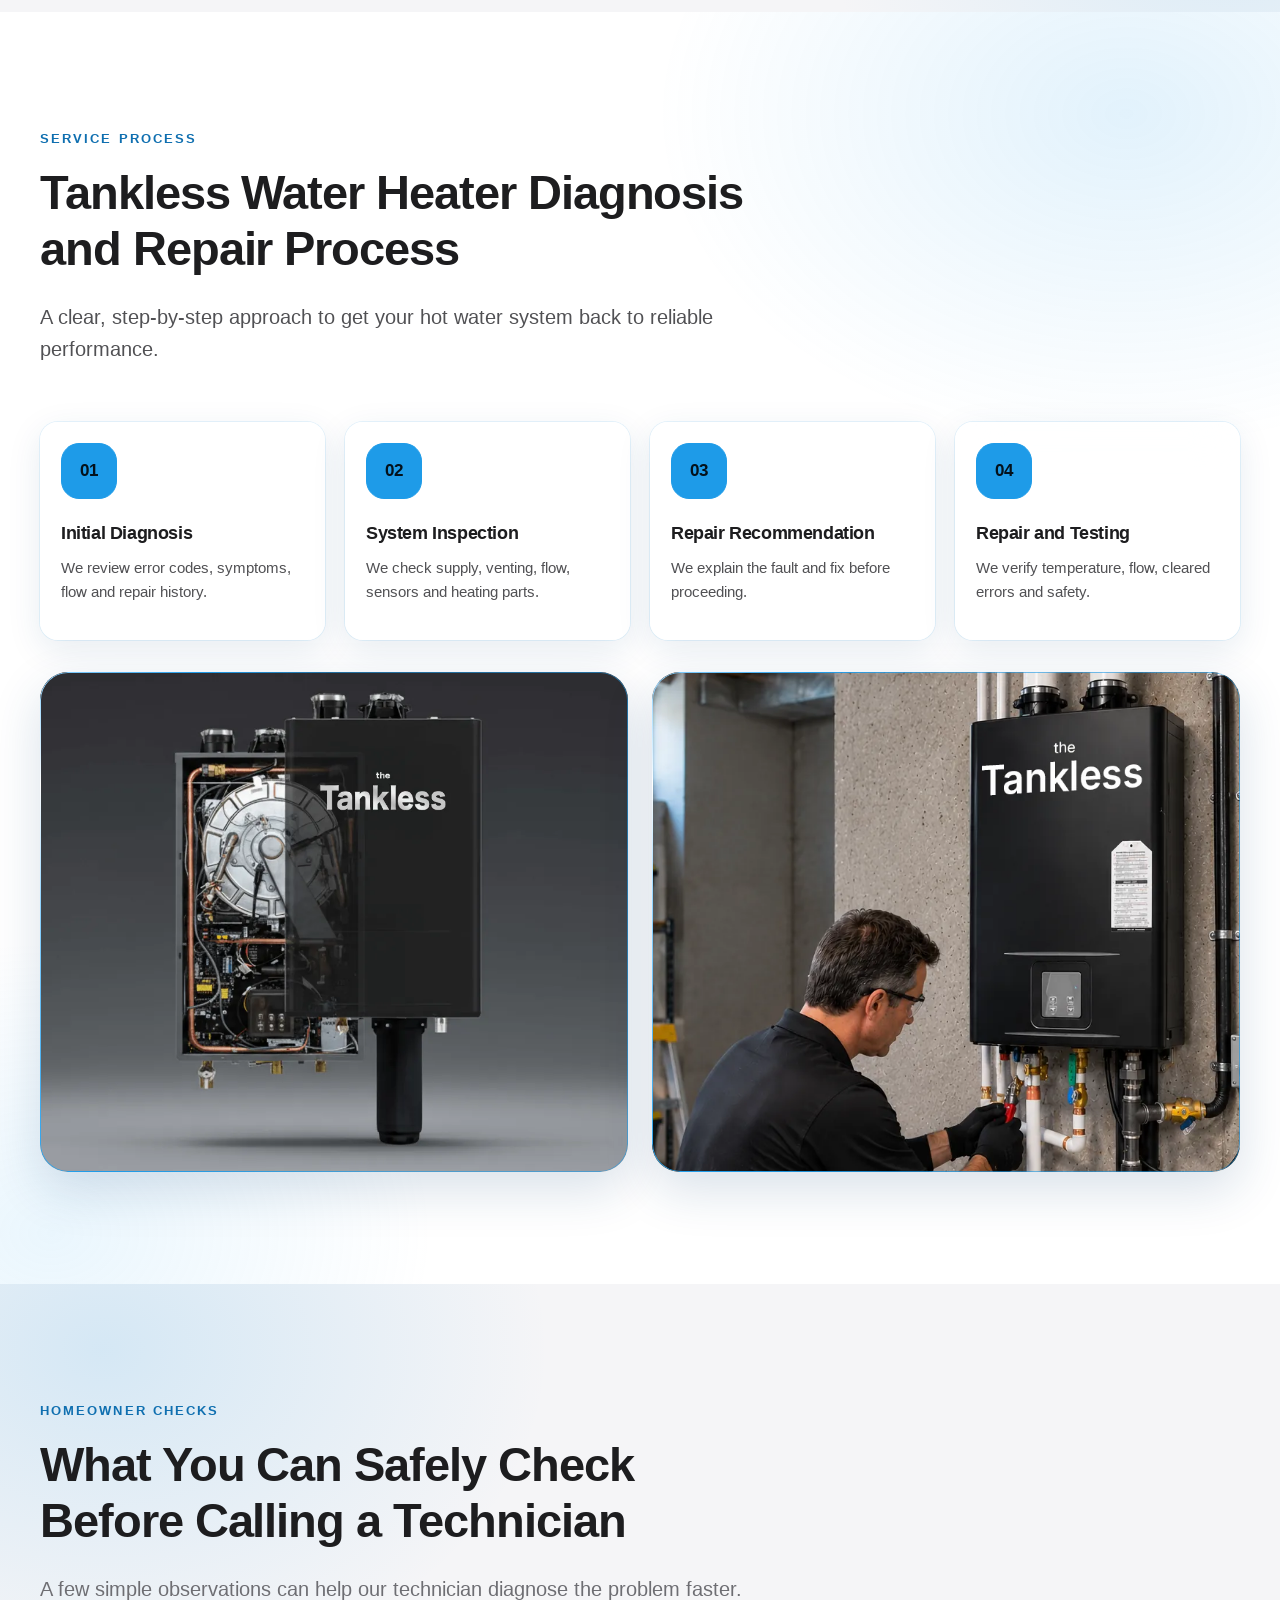
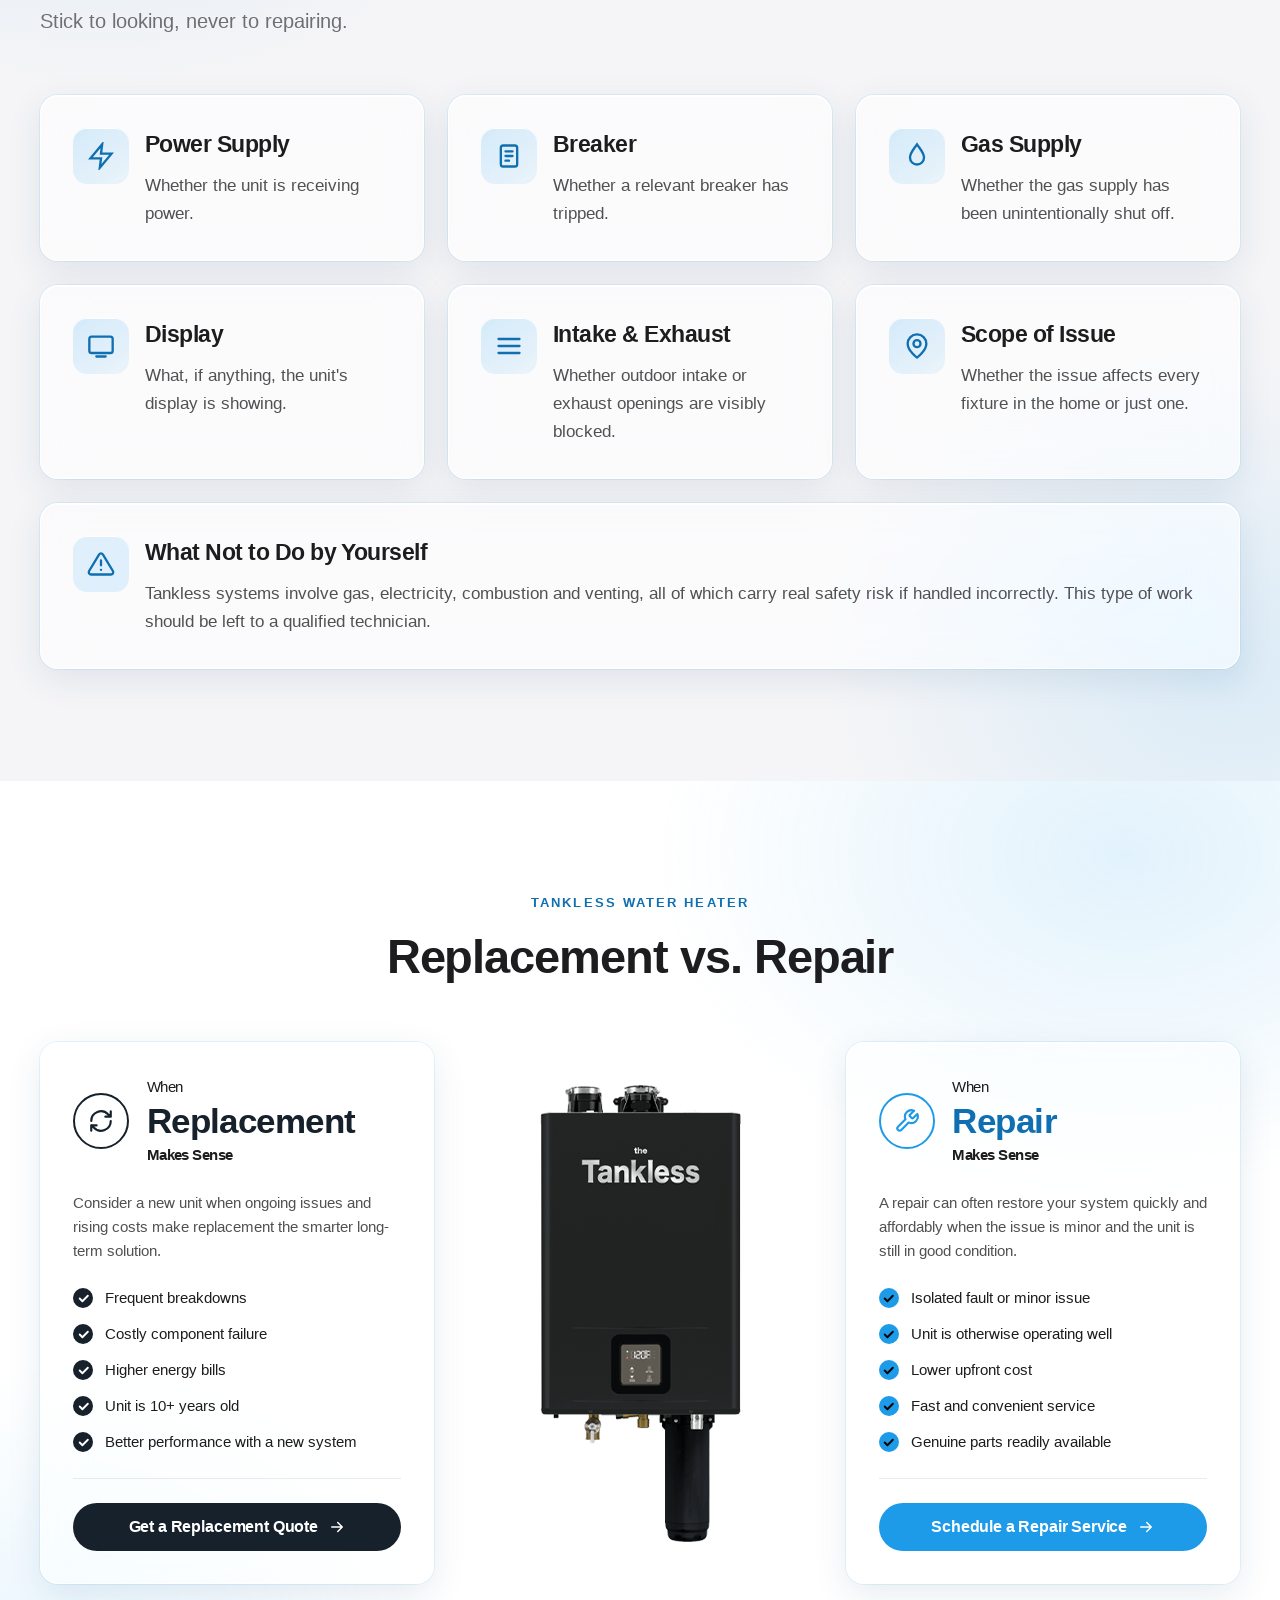
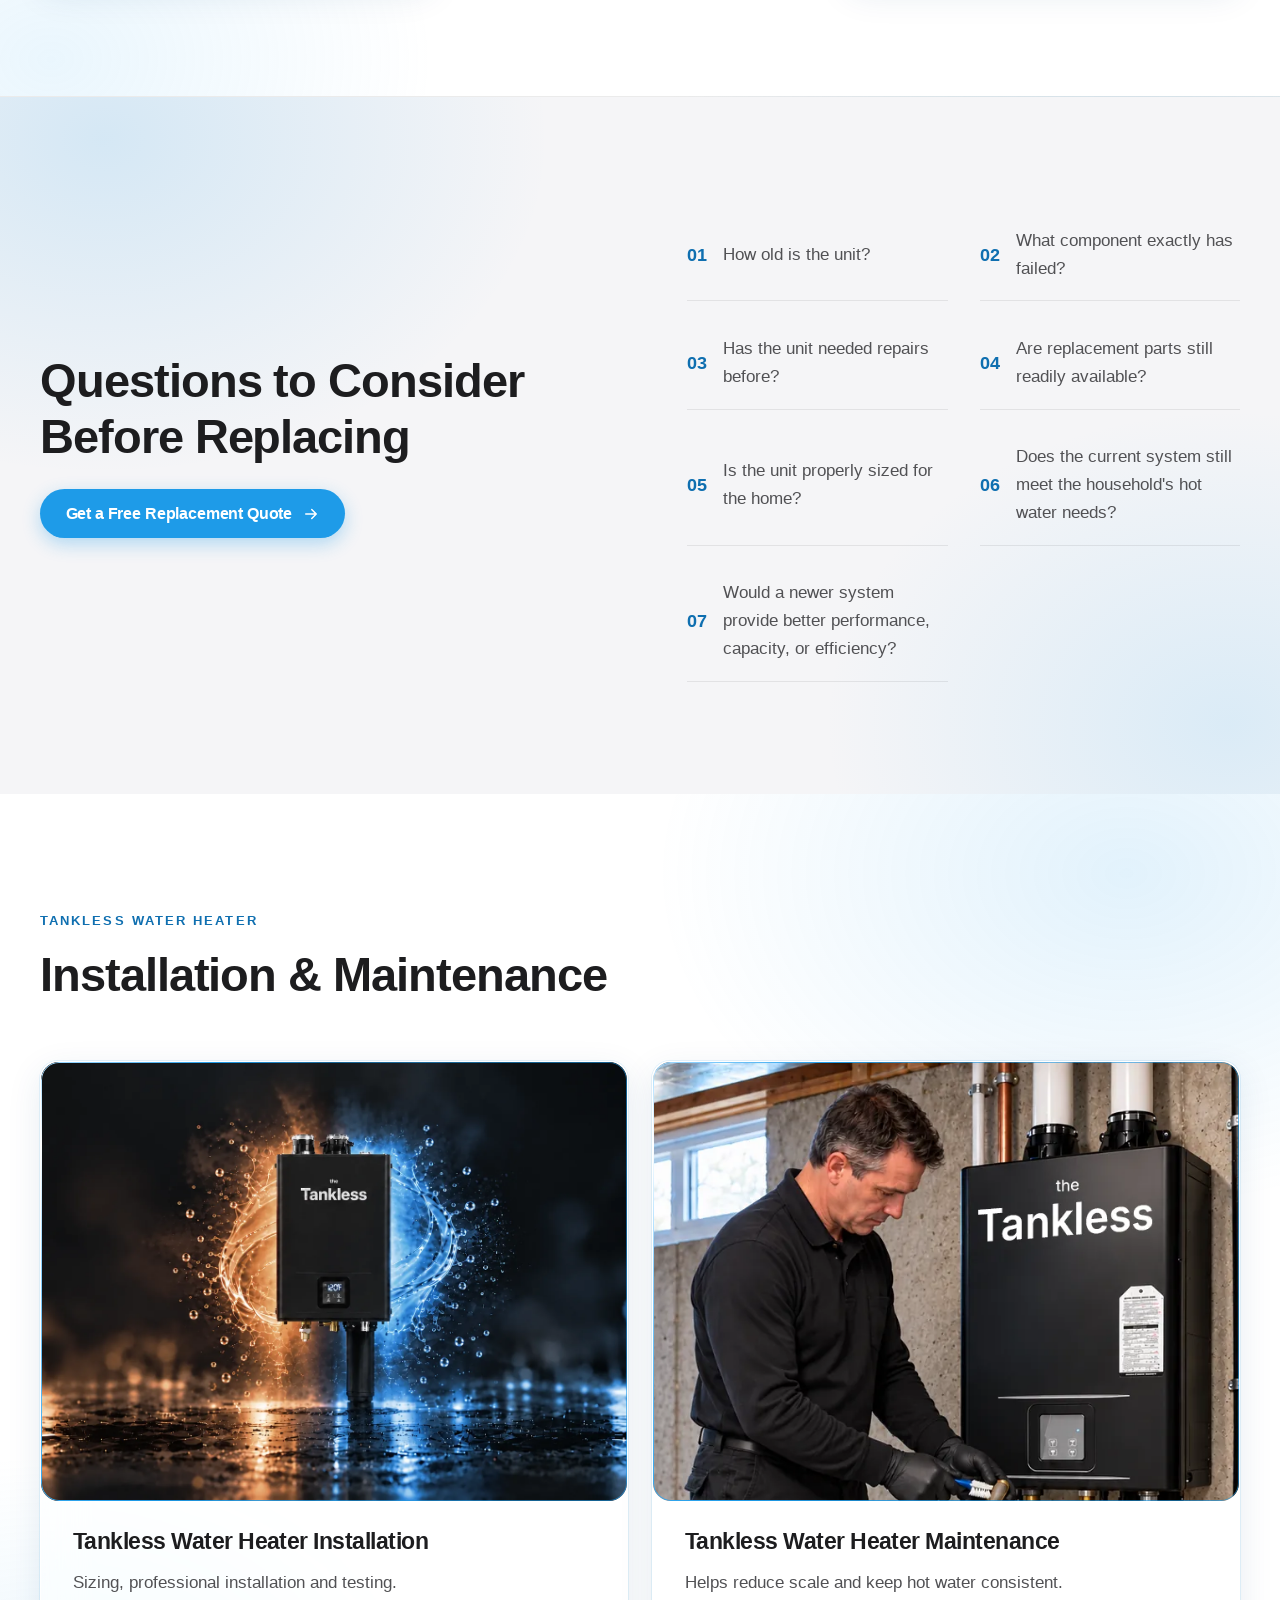
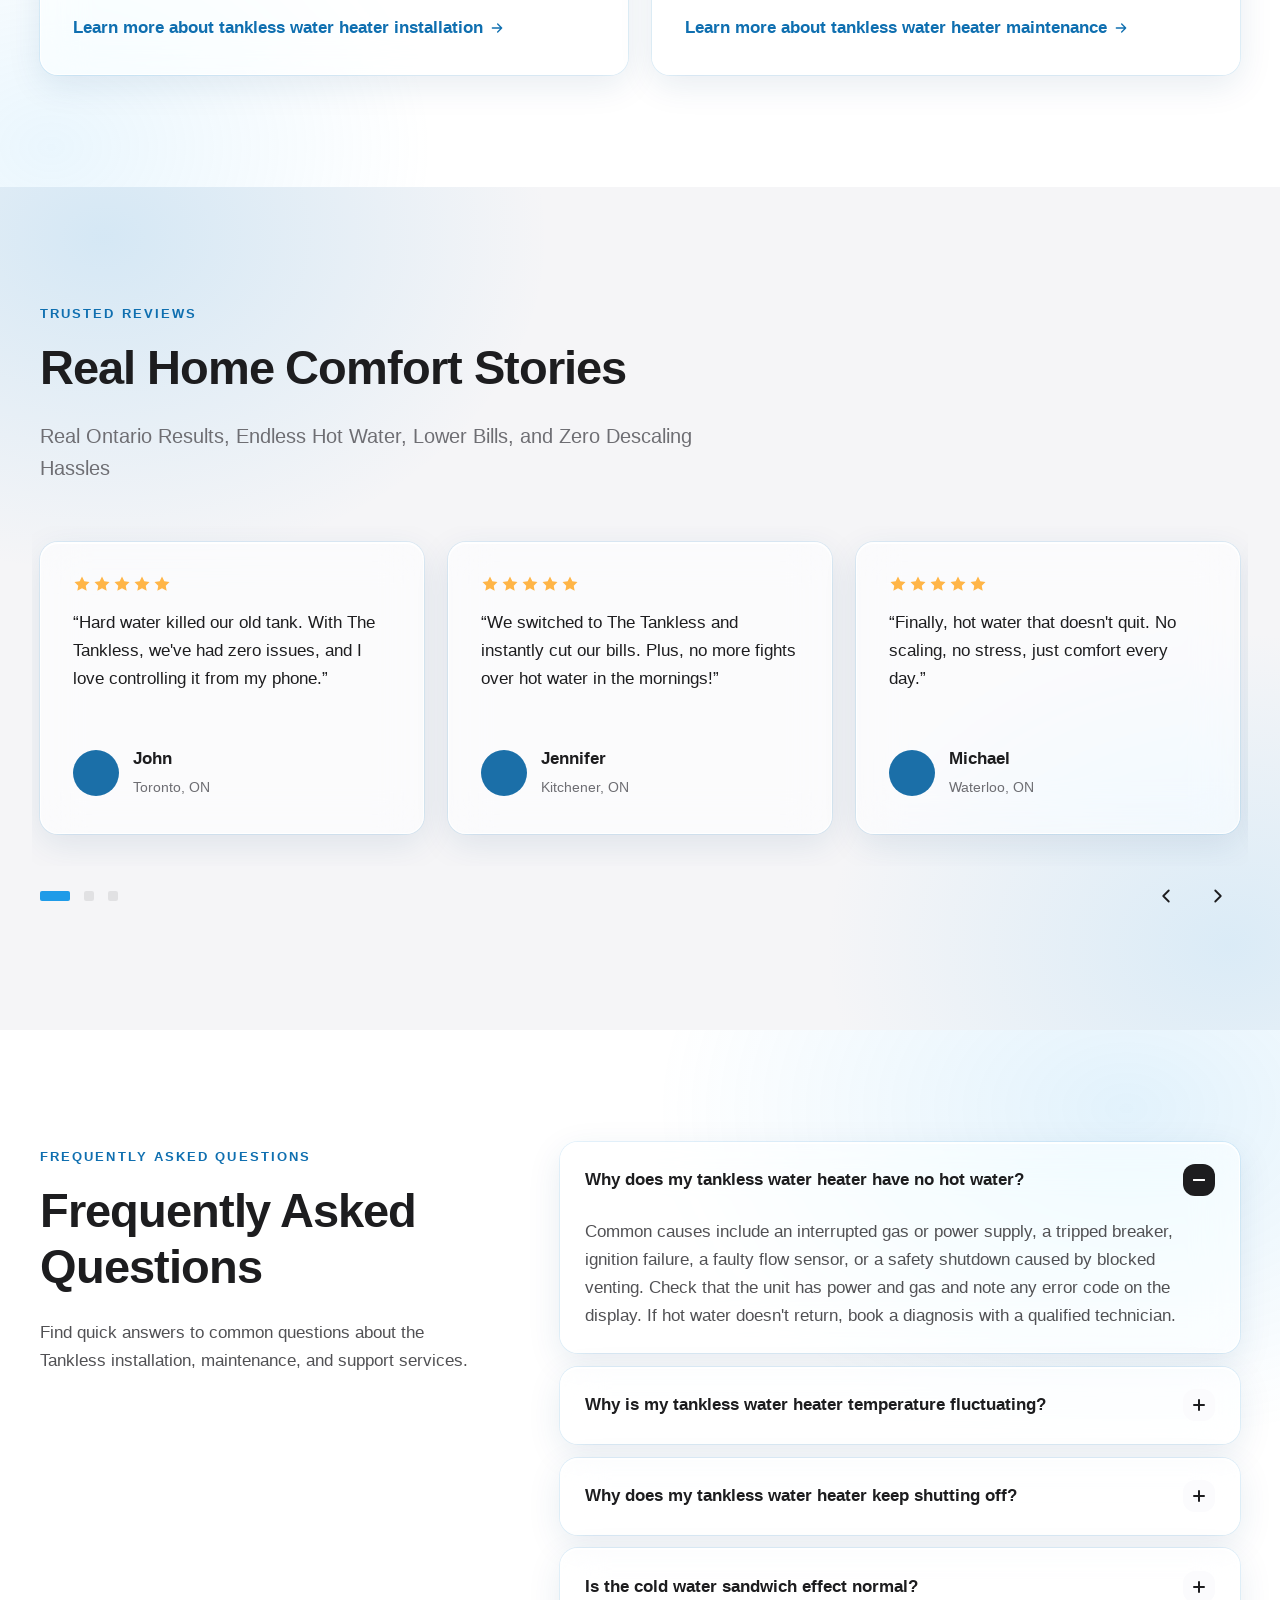
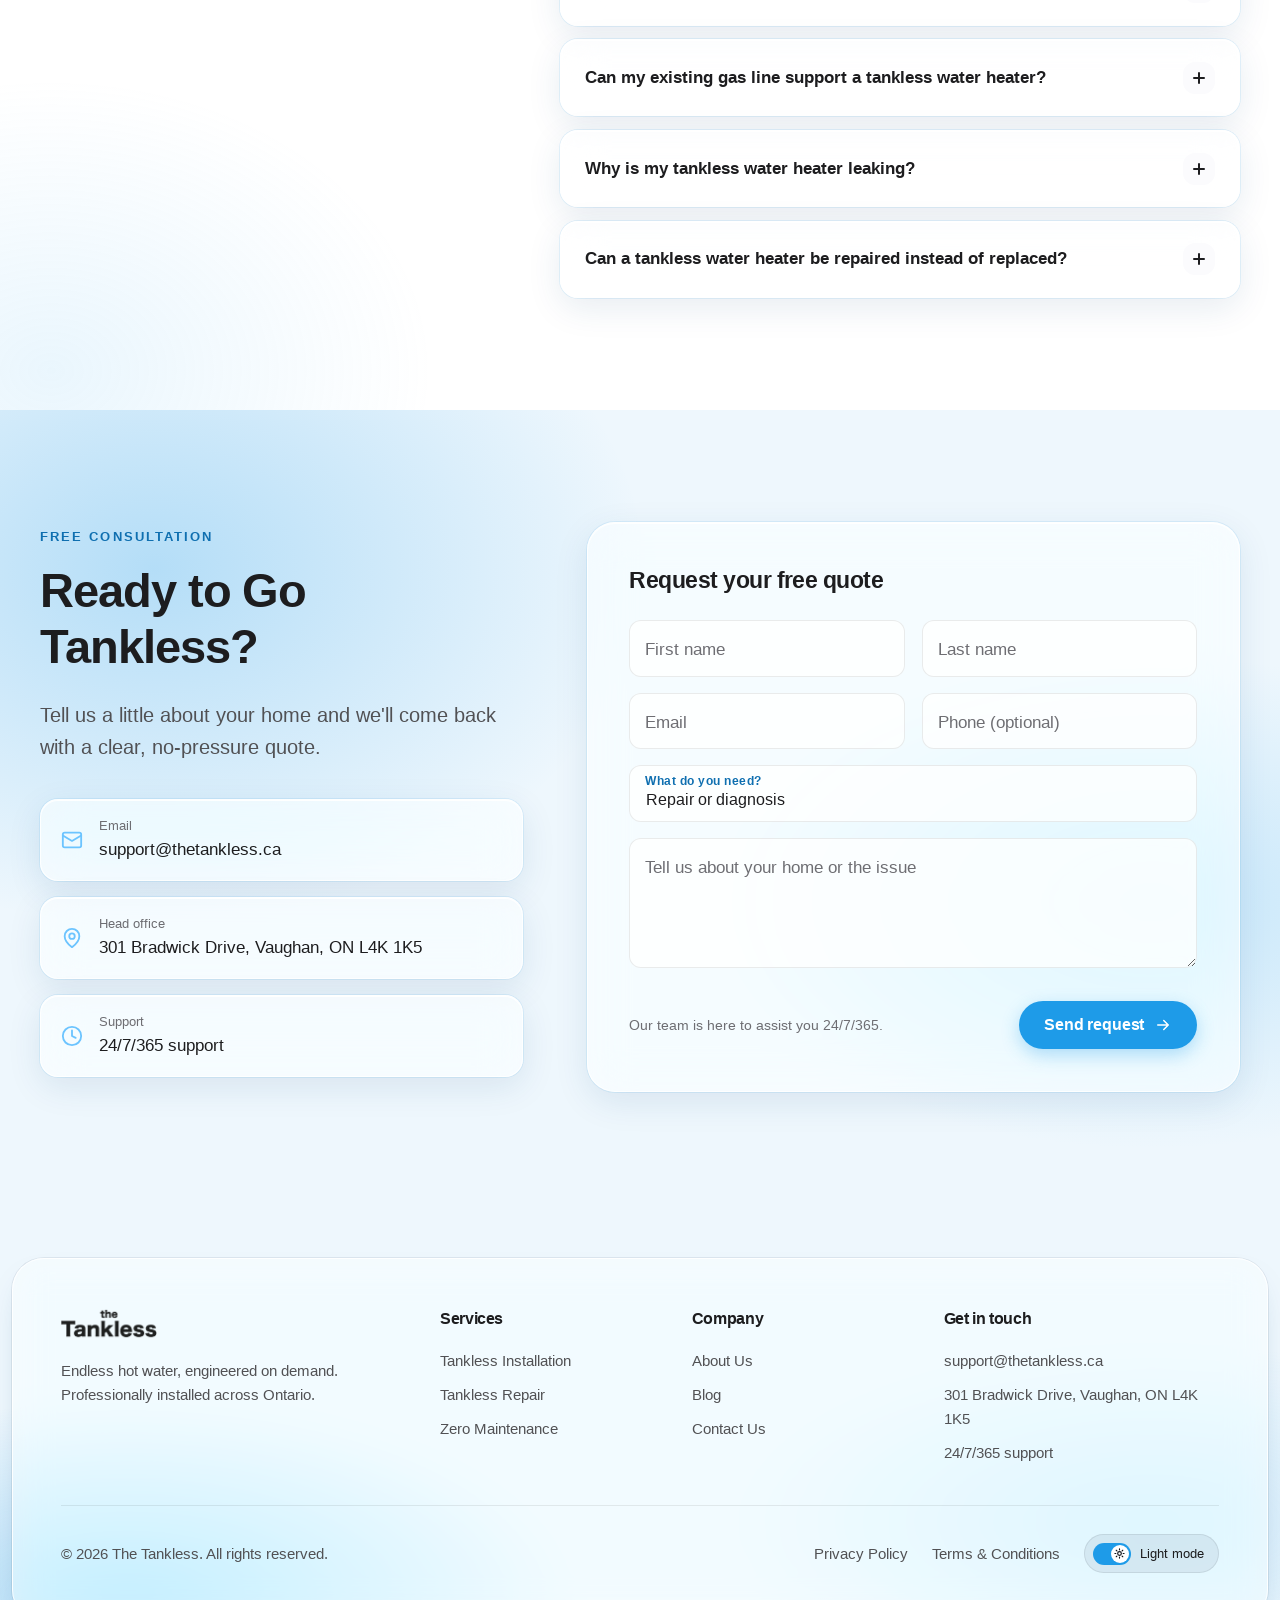
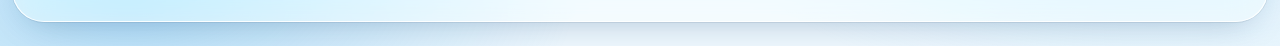
<file: repair.html>
<!DOCTYPE html>
<html lang="en-CA" data-theme="light">
<head>
  <meta charset="UTF-8">
  <meta name="viewport" content="width=device-width, initial-scale=1.0">
  <title>Tankless Water Heater Repair in Ontario | The Tankless</title>
  <meta name="description" content="Tankless water heater repair across Ontario: no hot water, ignition failures, temperature swings, error codes, leaks and shutdowns. Diagnosed and explained before work begins.">
  <link rel="preconnect" href="https://api.fontshare.com">
  <link rel="preconnect" href="https://cdn.fontshare.com" crossorigin>
  <link href="https://api.fontshare.com/v2/css?f[]=satoshi@1&display=swap" rel="stylesheet" media="print" onload="this.media='all'">
  <noscript><link href="https://api.fontshare.com/v2/css?f[]=satoshi@1&display=swap" rel="stylesheet"></noscript>
  <link rel="icon" href="assets/favicon.png" type="image/png">
  <script>try{var t=localStorage.getItem("theme");if(t==="dark")document.documentElement.setAttribute("data-theme",t)}catch(e){}</script>
  <link rel="stylesheet" href="css/style.css">
  <script src="js/main.js" defer></script>
</head>
<body data-page="repair">
  <a class="skip-link" href="#main">Skip to content</a>
  <div data-component="header"></div>

  <main id="main">
    <!-- HERO -->
    <section class="hero hero--sub">
      <div class="container hero-grid">
        <div>
        <nav class="breadcrumb" aria-label="Breadcrumb"><a href="index.html">Home</a><span>/</span><span>Repair</span></nav>
        <span class="eyebrow">Professional repair in Ontario</span>
        <h1 style="max-width:900px">Tankless Water Heater <span class="accent">Repair in Ontario</span></h1>
        <p class="hero-lead">We repair no hot water, ignition failures, fluctuating temperatures, error codes and unusual system noises with professional service.</p>
        <div class="btn-row">
          <a href="#contact" class="btn btn--primary">Get a Free Installation Quote <span data-icon="arrow"></span></a>
          <a href="#contact" class="btn btn--ghost">Book a Free Consultation</a>
        </div>
        </div>
        <figure class="hero-unit"><img src="assets/tankless-unit.png" alt="The Tankless wall-mounted water heater" width="288" height="496" fetchpriority="high"></figure>
      </div>
    </section>

    <!-- SYMPTOM PICKER -->
    <section class="section" id="symptoms">
      <div class="container">
        <div class="section-head" data-reveal>
          <span class="eyebrow">Diagnostic guide</span>
          <h2>Common Tankless Water Heater Problems and What Causes Them</h2>
        </div>
        <div class="symptoms" data-tabs data-reveal>
          <div class="symptom-list" role="tablist" aria-label="Symptoms" aria-orientation="vertical">
            <button class="symptom-btn" role="tab" aria-controls="s1" aria-selected="true">No Hot Water<span data-icon="right"></span></button>
            <button class="symptom-btn" role="tab" aria-controls="s2" aria-selected="false">Fluctuating Water Temperature<span data-icon="right"></span></button>
            <button class="symptom-btn" role="tab" aria-controls="s3" aria-selected="false">Cold Water Sandwich Effect<span data-icon="right"></span></button>
            <button class="symptom-btn" role="tab" aria-controls="s4" aria-selected="false">Low Water Flow<span data-icon="right"></span></button>
            <button class="symptom-btn" role="tab" aria-controls="s5" aria-selected="false">Water Leaks<span data-icon="right"></span></button>
            <button class="symptom-btn" role="tab" aria-controls="s6" aria-selected="false">Unit Shutting Off / Short Cycling<span data-icon="right"></span></button>
          </div>
          <div>
            <div class="card symptom-panel tab-panel" role="tabpanel" id="s1"><h3>No Hot Water</h3><p>A complete loss of hot water usually stems from power or gas supply interruptions, ignition failure, or flow sensor issues. Venting restrictions or safety shutdowns can also stop the heating process before it starts.</p><ul class="cause-list"><li>Power or gas interruption</li><li>Ignition failure</li><li>Flow sensor fault</li><li>Venting restriction</li><li>Safety shutdown</li></ul><a href="#contact" class="btn btn--primary btn--sm">Book a diagnosis <span data-icon="arrow"></span></a></div>
            <div class="card symptom-panel tab-panel" role="tabpanel" id="s2" hidden><h3>Fluctuating Water Temperature</h3><p>Temperature swings are typically caused by sudden changes in water demand or an undersized unit. Scale buildup in the heat exchanger and faulty temperature or flow sensors also lead to inconsistent heating.</p><ul class="cause-list"><li>Sudden demand changes</li><li>Undersized unit</li><li>Heat exchanger scale</li><li>Faulty temperature sensors</li></ul><a href="#contact" class="btn btn--primary btn--sm">Book a diagnosis <span data-icon="arrow"></span></a></div>
            <div class="card symptom-panel tab-panel" role="tabpanel" id="s3" hidden><h3>Cold Water Sandwich Effect</h3><p>This temporary burst of cold water occurs when a tap is turned off and on quickly, reflecting normal on-demand heating rather than a breakdown. Adding a recirculation system can help eliminate this issue.</p><a href="#contact" class="btn btn--outline btn--sm" style="margin-top:1.5rem">Ask about recirculation <span data-icon="arrow"></span></a></div>
            <div class="card symptom-panel tab-panel" role="tabpanel" id="s4" hidden><h3>Low Water Flow</h3><p>Reduced water volume is typically caused by scale buildup, inlet filter restrictions, or clogged plumbing lines. Malfunctioning flow sensors and high simultaneous household demand can also limit overall flow.</p><ul class="cause-list"><li>Scale build-up</li><li>Clogged inlet filter</li><li>Restricted plumbing</li><li>Faulty flow sensor</li><li>High simultaneous demand</li></ul><a href="#contact" class="btn btn--primary btn--sm">Book a diagnosis <span data-icon="arrow"></span></a></div>
            <div class="card symptom-panel tab-panel" role="tabpanel" id="s5" hidden><h3>Water Leaks</h3><p>Leaks often stem from loose fittings, worn valves, pressure issues, or heat exchanger corrosion. Because water, gas, and electrical components share a compact space, leaks require prompt professional attention.</p><ul class="cause-list"><li>Loose fittings</li><li>Worn valves</li><li>Pressure problems</li><li>Heat exchanger corrosion</li></ul><a href="#contact" class="btn btn--primary btn--sm" style="margin-top:1.5rem">Get help now <span data-icon="arrow"></span></a></div>
            <div class="card symptom-panel tab-panel" role="tabpanel" id="s6" hidden><h3>Unit Shutting Off / Short Cycling</h3><p>Premature shutdowns usually happen when safety controls detect flow irregularities, venting blockages, or inconsistent gas supply. Scale buildup and failing sensors can also trigger automatic safety cutoffs.</p><ul class="cause-list"><li>Flow irregularities</li><li>Venting blockage</li><li>Inconsistent gas supply</li><li>Scale build-up</li><li>Failing sensors</li></ul><a href="#contact" class="btn btn--primary btn--sm">Book a diagnosis <span data-icon="arrow"></span></a></div>
          </div>
        </div>
      </div>
    </section>

    <!-- REPAIR PROCESS -->
    <section class="section section--dark">
      <div class="container">
        <div class="section-head" data-reveal>
          <span class="eyebrow">Service process</span>
          <h2>Tankless Water Heater Diagnosis and Repair Process</h2>
          <p>A clear, step-by-step approach to get your hot water system back to reliable performance.</p>
        </div>
        <ol class="steps steps--4" style="list-style:none;padding:0;margin:0">
          <li class="step"><div class="step-num"></div><h3>Initial Diagnosis</h3><p>We review error codes, symptoms, flow and repair history.</p></li>
          <li class="step"><div class="step-num"></div><h3>System Inspection</h3><p>We check supply, venting, flow, sensors and heating parts.</p></li>
          <li class="step"><div class="step-num"></div><h3>Repair Recommendation</h3><p>We explain the fault and fix before proceeding.</p></li>
          <li class="step"><div class="step-num"></div><h3>Repair and Testing</h3><p>We verify temperature, flow, cleared errors and safety.</p></li>
        </ol>
        <div class="grid grid-2 image-strip">
          <figure class="photo-frame" data-reveal="left"><img src="assets/repair-inside-unit.webp" alt="Cutaway view showing the parts inside a Tankless unit" width="1292" height="861" loading="lazy"></figure>
          <figure class="photo-frame" data-reveal="right"><img src="assets/install-technician.webp" alt="Technician connecting the pipes on a wall-mounted Tankless unit" width="1024" height="683" loading="lazy"></figure>
        </div>
      </div>
    </section>

    <!-- HOMEOWNER CHECKS -->
    <section class="section section--white">
      <div class="container">
        <div class="section-head" data-reveal>
          <span class="eyebrow">Homeowner checks</span>
          <h2>What You Can Safely Check Before Calling a Technician</h2>
          <p>A few simple observations can help our technician diagnose the problem faster. Stick to looking, never to repairing.</p>
        </div>
        <div class="grid grid-3">
          <div class="card check-card" data-reveal><div class="icon-tile"><svg viewBox="0 0 24 24" fill="none" stroke="currentColor" stroke-width="2" stroke-linecap="round"><path d="M13 2 3 14h9l-1 8 10-12h-9z"/></svg></div><div><h3>Power Supply</h3><p>Whether the unit is receiving power.</p></div></div>
          <div class="card check-card" data-reveal data-delay=".05"><div class="icon-tile icon-tile--water"><svg viewBox="0 0 24 24" fill="none" stroke="currentColor" stroke-width="2" stroke-linecap="round"><rect x="5" y="3" width="14" height="18" rx="2"/><path d="M9 8h6M9 12h6M9 16h3"/></svg></div><div><h3>Breaker</h3><p>Whether a relevant breaker has tripped.</p></div></div>
          <div class="card check-card" data-reveal data-delay=".1"><div class="icon-tile"><svg viewBox="0 0 24 24" fill="none" stroke="currentColor" stroke-width="2" stroke-linecap="round"><path d="M12 2c3 4.5 6 7.4 6 11.3a6 6 0 0 1-12 0C6 9.4 9 6.5 12 2z"/></svg></div><div><h3>Gas Supply</h3><p>Whether the gas supply has been unintentionally shut off.</p></div></div>
          <div class="card check-card" data-reveal><div class="icon-tile icon-tile--water"><svg viewBox="0 0 24 24" fill="none" stroke="currentColor" stroke-width="2" stroke-linecap="round"><rect x="2" y="4" width="20" height="14" rx="2"/><path d="M8 21h8"/></svg></div><div><h3>Display</h3><p>What, if anything, the unit's display is showing.</p></div></div>
          <div class="card check-card" data-reveal data-delay=".05"><div class="icon-tile"><svg viewBox="0 0 24 24" fill="none" stroke="currentColor" stroke-width="2" stroke-linecap="round"><path d="M3 12h18M3 6h18M3 18h18"/></svg></div><div><h3>Intake &amp; Exhaust</h3><p>Whether outdoor intake or exhaust openings are visibly blocked.</p></div></div>
          <div class="card check-card" data-reveal data-delay=".1"><div class="icon-tile icon-tile--water"><span data-icon="pin"></span></div><div><h3>Scope of Issue</h3><p>Whether the issue affects every fixture in the home or just one.</p></div></div>
        </div>
        <div class="card warning-card check-card" style="margin-top:1.5rem" data-reveal>
          <div class="icon-tile"><svg viewBox="0 0 24 24" fill="none" stroke="currentColor" stroke-width="2" stroke-linecap="round"><path d="M10.3 3.9 1.8 18a2 2 0 0 0 1.7 3h17a2 2 0 0 0 1.7-3L13.7 3.9a2 2 0 0 0-3.4 0zM12 9v4M12 17h.01"/></svg></div>
          <div><h3>What Not to Do by Yourself</h3><p>Tankless systems involve gas, electricity, combustion and venting, all of which carry real safety risk if handled incorrectly. This type of work should be left to a qualified technician.</p></div>
        </div>
      </div>
    </section>

    <!-- REPAIR VS REPLACE -->
    <section class="section section--dark versus">
      <div class="container">
        <div class="section-head section-head--center" data-reveal>
          <h2><span class="versus-kicker">Tankless water heater</span> Replacement vs. <em>Repair</em></h2>
        </div>
        <div class="versus-grid">
          <article class="versus-card versus-card--replace" data-reveal="left">
            <div class="versus-head">
              <div class="versus-icon"><span data-icon="refresh"></span></div>
              <h3><small>When</small> <strong>Replacement</strong> <small class="versus-sense">Makes Sense</small></h3>
            </div>
            <p>Consider a new unit when ongoing issues and rising costs make replacement the smarter long-term solution.</p>
            <ul class="versus-list">
              <li>Frequent breakdowns</li>
              <li>Costly component failure</li>
              <li>Higher energy bills</li>
              <li>Unit is 10+ years old</li>
              <li>Better performance with a new system</li>
            </ul>
            <a href="#contact" class="btn versus-btn">Get a Replacement Quote <span data-icon="arrow"></span></a>
          </article>
          <figure class="versus-unit" data-reveal="zoom"><img src="assets/tankless-unit.png" alt="The Tankless water heater unit" width="288" height="496" loading="lazy"></figure>
          <article class="versus-card versus-card--repair" data-reveal="right">
            <div class="versus-head">
              <div class="versus-icon"><span data-icon="wrench"></span></div>
              <h3><small>When</small> <strong>Repair</strong> <small class="versus-sense">Makes Sense</small></h3>
            </div>
            <p>A repair can often restore your system quickly and affordably when the issue is minor and the unit is still in good condition.</p>
            <ul class="versus-list">
              <li>Isolated fault or minor issue</li>
              <li>Unit is otherwise operating well</li>
              <li>Lower upfront cost</li>
              <li>Fast and convenient service</li>
              <li>Genuine parts readily available</li>
            </ul>
            <a href="#contact" class="btn versus-btn">Schedule a Repair Service <span data-icon="arrow"></span></a>
          </article>
        </div>
      </div>
    </section>

    <!-- QUESTIONS -->
    <section class="section section--dark">
      <div class="container split">
        <div data-reveal="left">
          <h2>Questions to Consider Before Replacing</h2>
          <a href="#contact" class="btn btn--primary">Get a Free Replacement Quote <span data-icon="arrow"></span></a>
        </div>
        <ol class="q-list" data-reveal="right">
          <li>How old is the unit?</li>
          <li>What component exactly has failed?</li>
          <li>Has the unit needed repairs before?</li>
          <li>Are replacement parts still readily available?</li>
          <li>Is the unit properly sized for the home?</li>
          <li>Does the current system still meet the household's hot water needs?</li>
          <li>Would a newer system provide better performance, capacity, or efficiency?</li>
        </ol>
      </div>
    </section>

    <!-- RELATED SERVICES -->
    <section class="section section--white">
      <div class="container">
        <div class="section-head" data-reveal><span class="eyebrow">Tankless water heater</span><h2>Installation &amp; Maintenance</h2></div>
        <div class="grid grid-2">
          <article class="card" data-reveal="left">
            <div class="card-media"><img src="assets/hot-water-on-demand.webp" alt="A Tankless unit surrounded by splashing hot and cold water" width="1400" height="933" loading="lazy"></div>
            <h3>Tankless Water Heater Installation</h3>
            <p>Sizing, professional installation and testing.</p>
            <a href="installation.html" class="link-arrow">Learn more about tankless water heater installation <span data-icon="arrow"></span></a>
          </article>
          <article class="card" data-reveal="right">
            <div class="card-media"><img src="assets/maintenance-technician.webp" alt="Technician working beside a wall-mounted Tankless unit" width="789" height="526" loading="lazy"></div>
            <h3>Tankless Water Heater Maintenance</h3>
            <p>Helps reduce scale and keep hot water consistent.</p>
            <a href="maintenance.html" class="link-arrow">Learn more about tankless water heater maintenance <span data-icon="arrow"></span></a>
          </article>
        </div>
      </div>
    </section>

    <!-- TESTIMONIALS -->
    <section class="section">
      <div class="container testimonials">
        <div class="section-head" data-reveal><span class="eyebrow">Trusted reviews</span><h2>Real Home Comfort Stories</h2><p>Real Ontario Results, Endless Hot Water, Lower Bills, and Zero Descaling Hassles</p></div>
        <div class="t-viewport"><div class="t-track" data-testimonials></div></div>
        <div class="t-controls"><div class="t-dots"></div><div class="t-arrows"><button class="icon-btn" data-prev aria-label="Previous"><span data-icon="left"></span></button><button class="icon-btn" data-next aria-label="Next"><span data-icon="right"></span></button></div></div>
      </div>
    </section>

    <!-- FAQ -->
    <section class="section section--white">
      <div class="container faq-wrap">
        <div class="faq-aside" data-reveal="left">
          <span class="eyebrow">Frequently asked questions</span>
          <h2>Frequently Asked Questions</h2>
          <p>Find quick answers to common questions about the Tankless installation, maintenance, and support services.</p>
        </div>
        <div class="faq-list" data-reveal="right">
          <div class="faq-item is-open"><button class="faq-q">Why does my tankless water heater have no hot water?<span class="faq-icon"></span></button><div class="faq-a"><div><p>Common causes include an interrupted gas or power supply, a tripped breaker, ignition failure, a faulty flow sensor, or a safety shutdown caused by blocked venting. Check that the unit has power and gas and note any error code on the display. If hot water doesn't return, book a diagnosis with a qualified technician.</p></div></div></div>
          <div class="faq-item"><button class="faq-q">Why is my tankless water heater temperature fluctuating?<span class="faq-icon"></span></button><div class="faq-a"><div><p>Temperature swings are usually caused by sudden changes in water demand, a unit that is undersized for the household, scale buildup in the heat exchanger, or a faulty temperature or flow sensor. A technician can check flow rates and test the sensors to find the cause.</p></div></div></div>
          <div class="faq-item"><button class="faq-q">Why does my tankless water heater keep shutting off?<span class="faq-icon"></span></button><div class="faq-a"><div><p>Repeated shutdowns usually mean a safety control has detected a problem, such as a flow irregularity, a venting blockage, or an inconsistent gas supply. Scale buildup and failing sensors can also trigger automatic cutoffs. Because these are safety systems, the cause should be diagnosed by a qualified technician.</p></div></div></div>
          <div class="faq-item"><button class="faq-q">Is the cold water sandwich effect normal?<span class="faq-icon"></span></button><div class="faq-a"><div><p>Yes. A brief burst of cold water when a tap is turned off and quickly back on is a normal trait of on-demand heating, not a sign of a breakdown. Adding a recirculation system can help reduce or eliminate it.</p></div></div></div>
          <div class="faq-item"><button class="faq-q">Can my existing gas line support a tankless water heater?<span class="faq-icon"></span></button><div class="faq-a"><div><p>Not always. Tankless units typically need more gas flow than tank-style heaters, so the size and length of your gas line and the capacity of your meter need to be checked first. A technician can assess your existing line and tell you whether an upgrade is needed.</p></div></div></div>
          <div class="faq-item"><button class="faq-q">Why is my tankless water heater leaking?<span class="faq-icon"></span></button><div class="faq-a"><div><p>Leaks usually come from loose fittings, worn valves, pressure issues, or corrosion in the heat exchanger. Because water, gas, and electrical components share a compact space, shut off the water supply to the unit if it's safe to do so and have it inspected promptly.</p></div></div></div>
          <div class="faq-item"><button class="faq-q">Can a tankless water heater be repaired instead of replaced?<span class="faq-icon"></span></button><div class="faq-a"><div><p>Often, yes. A repair usually makes sense when the fault is isolated, the unit is otherwise working well, and parts are readily available. Replacement is worth considering when breakdowns are frequent, a costly component has failed, or the unit is more than 10 years old.</p></div></div></div>
        </div>
      </div>
    </section>

    <div data-component="contact" data-title="Ready to Go Tankless?" data-service="repair"></div>
  </main>

  <div data-component="footer"></div>
</body>
</html>
</file>
<file: css/style.css>
/* =========================================================
   The Tankless: shared stylesheet
   1. Tokens   2. Base   3. Layout   4. Components
   5. Sections 6. Page-specific   7. Animations   8. Responsive
   Change brand colours / fonts in section 1 only.
   ========================================================= */

/* Satoshi loads from Fontshare (see the <head> of each page). Its licence does not allow the font
   files to be copied into a public repository. These stand-ins are sized to match it, so text
   barely moves when Satoshi arrives. */
@font-face { font-family: "Satoshi Fallback"; font-weight: 300 500; size-adjust: 99%; src: local("Arial"), local("ArialMT"), local("Helvetica"), local("Liberation Sans"), local("Roboto"); }
@font-face { font-family: "Satoshi Fallback"; font-weight: 600 900; size-adjust: 97.7%; src: local("Arial Bold"), local("Arial-BoldMT"), local("Helvetica Bold"), local("Liberation Sans Bold"), local("Roboto Bold"); }

/* ---------- 1. Design tokens ---------- */

:root {
  /* Brand */
  /* Dark palette, matched to thetankless.ca */
  --black: #000000;       /* header, hero, footer */
  --navy-950: #000000;
  --navy-900: #10131a;    /* cards on dark */
  --navy-800: #1c222b;
  --navy-700: #2d3643;    /* borders, hover */
  --charcoal: #1b1b1b;    /* dark section background */
  --brand: #1E9BE8;       /* brand blue */
  --brand-light: #6cc4ff; /* brand on dark backgrounds */
  --brand-ink: #1E9BE8;   /* brand for text (site is dark) */

  /* Neutrals */
  --ink: #ffffff;        /* headings (white on dark) */
  --on-ink: #000000;     /* text on white/ink fills */
  --body: #c1c1c1;
  --muted: #a9b3c1;
  --line: #2a2f38;
  --surface: #10131a;
  --bg: #1b1b1b;
  --bg-alt: #000000;

  /* Feedback */
  --success: #1E9BE8;
  --warning: #e8a317;
  --danger: #e0473a;

  /* Type */
  --font-sans: "Satoshi", "Satoshi Fallback", -apple-system, BlinkMacSystemFont, "Segoe UI", Roboto, "Helvetica Neue", Arial, sans-serif;
  --font-head: var(--font-sans);
  --font-body: var(--font-sans);
  /* size / line height, all whole pixels at the default 16px root */
  --fs-xs: .8125rem;   --lh-xs: 1.25rem;    /* 13 / 20 */
  --fs-sm: .9375rem;   --lh-sm: 1.5rem;     /* 15 / 24 */
  --fs-base: 1.0625rem; --lh-base: 1.75rem; /* 17 / 28 */
  --fs-lg: 1.25rem;    --lh-lg: 2rem;       /* 20 / 32 */
  --fs-h3: 1.5rem;     --lh-h3: 2rem;       /* 24 / 32 */
  --fs-h2: 3rem;       --lh-h2: 3.5rem;     /* 48 / 56 */
  --fs-h1: 3.5rem;     --lh-h1: 4rem;       /* 56 / 64 */

  /* Shape & depth */
  --radius-sm: 6px;
  --radius: 10px;
  --radius-lg: 14px;
  --shadow-sm: none;
  --shadow: 0 8px 24px -12px rgba(0, 0, 0, .6);
  --shadow-lg: 0 20px 40px -20px rgba(0, 0, 0, .4);

  /* Gradients */
  --grad-dark: #000000;

  /* Layout & motion */
  --container: 1200px;
  --header-h: 88px;
  --ease: cubic-bezier(.2, .7, .2, 1);
  --t-fast: .2s;
  --t: .45s;
}

/* ---------- 2. Base ---------- */
*, *::before, *::after { box-sizing: border-box; }
html { scroll-behavior: smooth; scroll-padding-top: calc(var(--header-h) + 12px); }
body {
  margin: 0;
  font-family: var(--font-body);
  font-size: var(--fs-base); line-height: var(--lh-base);
  color: var(--body);
  background: var(--bg);
  -webkit-font-smoothing: antialiased;
  -moz-osx-font-smoothing: grayscale;
  text-rendering: optimizeLegibility;
  font-synthesis: none;
  overflow-x: hidden;
}

img, svg { display: block; max-width: 100%; }
/* hold the space for icons that the script inserts, so nothing moves when they appear */
span[data-icon] { display: inline-block; flex: none; width: 18px; height: 18px; }
.hero-trust span[data-icon] { width: 20px; height: 20px; }
a { color: inherit; text-decoration: none; }
button { font: inherit; cursor: pointer; }
h1, h2, h3, h4 { font-family: var(--font-head); color: var(--ink); line-height: 1.2; margin: 0 0 .5em; letter-spacing: -.02em; }
h1 { font-size: var(--fs-h1); line-height: var(--lh-h1); font-weight: 700; }
h2 { font-size: var(--fs-h2); line-height: var(--lh-h2); font-weight: 700; }
h3 { font-size: var(--fs-h3); line-height: var(--lh-h3); font-weight: 700; }
p { margin: 0 0 1em; }
small { font-size: .875rem; line-height: 1.25rem; }
strong, b { font-weight: 700; }
:focus-visible { outline: 3px solid var(--brand); outline-offset: 3px; border-radius: 6px; }
.skip-link { position: absolute; left: -999px; top: 8px; background: var(--ink); color: var(--on-ink); padding: 10px 16px; border-radius: 8px; z-index: 200; }
.skip-link:focus { left: 12px; }
[hidden] { display: none !important; }
.sr-only { position: absolute; width: 1px; height: 1px; overflow: hidden; clip: rect(0 0 0 0); white-space: nowrap; }

/* ---------- 3. Layout ---------- */
.container { width: min(100% - 2.5rem, var(--container)); margin-inline: auto; }
.section { padding: clamp(4rem, 3rem + 5vw, 7.5rem) 0; position: relative; }
.section--alt { background: var(--bg-alt); }
.section--white { background: #121212; }
.section--dark { background: var(--grad-dark); color: #d6d6d6; }
.section--dark h2, .section--dark h3 { color: #fff; }
.section-head { max-width: 720px; margin-bottom: clamp(2.5rem, 2rem + 2vw, 4rem); }
.section-head--center { margin-inline: auto; text-align: center; }
.section-head p { font-size: var(--fs-lg); line-height: var(--lh-lg); color: var(--muted); }
.section--dark .section-head p { color: #c1c1c1; }
.grid { display: grid; gap: 1.5rem; }
.grid-2 { grid-template-columns: repeat(2, 1fr); }
.grid-3 { grid-template-columns: repeat(3, 1fr); }
.grid-4 { grid-template-columns: repeat(4, 1fr); }
.split { display: grid; grid-template-columns: 1.05fr 1fr; gap: clamp(2rem, 1rem + 4vw, 5rem); align-items: center; }
.split--reverse > :first-child { order: 2; }

/* ---------- 4. Components ---------- */

/* Eyebrow label */
.eyebrow {
  display: inline-flex; align-items: center; gap: .55rem;
  font-family: var(--font-head); font-size: var(--fs-sm); line-height: var(--lh-sm); font-weight: 700;
  color: var(--brand-ink);
  margin-bottom: 1rem;
}
.section--dark .eyebrow, .hero .eyebrow { color: var(--brand-light); }

/* Buttons */
.btn {
  --btn-bg: var(--ink); --btn-fg: var(--on-ink);
  position: relative; display: inline-flex; align-items: center; justify-content: center; gap: .6rem;
  padding: .95rem 1.6rem; border-radius: var(--radius-sm); border: 0;
  font-family: var(--font-head); font-weight: 700; font-size: 1rem; line-height: 1rem;
  background: var(--btn-bg); color: var(--btn-fg);
  transition: transform var(--t-fast) var(--ease), box-shadow var(--t-fast) var(--ease), background var(--t-fast);
  overflow: hidden; isolation: isolate; white-space: nowrap;
}
.btn svg { width: 18px; height: 18px; transition: transform var(--t-fast) var(--ease); }
.btn:hover { transform: translateY(-2px); }
.btn:hover svg { transform: translateX(3px); }
.btn:active { transform: translateY(0); }
.btn--primary { --btn-bg: var(--brand); --btn-fg: var(--navy-950); }
.btn--primary:hover { --btn-bg: var(--brand-light); }
.btn--ghost { --btn-bg: transparent; --btn-fg: #fff; box-shadow: inset 0 0 0 1.5px rgba(255, 255, 255, .35); }
.btn--ghost:hover { box-shadow: inset 0 0 0 1.5px #fff; background: rgba(255, 255, 255, .06); }
.btn--outline { --btn-bg: transparent; --btn-fg: var(--ink); box-shadow: inset 0 0 0 1.5px var(--line); }
.btn--outline:hover { box-shadow: inset 0 0 0 1.5px var(--ink); }
.btn--sm { padding: .7rem 1.2rem; font-size: 0.9375rem; line-height: 1.5rem; }
.btn--block { width: 100%; }
.btn .ripple { position: absolute; border-radius: 50%; transform: scale(0); background: rgba(255, 255, 255, .45); animation: ripple .6s linear; pointer-events: none; z-index: -1; }
.btn-row { display: flex; flex-wrap: wrap; gap: .9rem; }

.link-arrow { display: inline-flex; align-items: center; gap: .4rem; font-family: var(--font-head); font-weight: 700; color: var(--brand-ink); }
.link-arrow svg { width: 16px; height: 16px; transition: transform var(--t-fast); }
.link-arrow:hover svg { transform: translateX(4px); }

/* Card */
.card {
  background: var(--surface); border: 1px solid var(--line); border-radius: var(--radius);
  padding: 2rem;
  transition: border-color var(--t-fast);
}
.card:hover { border-color: var(--navy-700); }
.card p:last-child { margin-bottom: 0; }
.section--dark .card { background: rgba(255, 255, 255, .04); border-color: rgba(255, 255, 255, .09); color: #c1c1c1; box-shadow: none; }
.section--dark .card:hover { background: rgba(255, 255, 255, .07); }

/* Icon tile */
.icon-tile {
  width: 56px; height: 56px; border-radius: var(--radius); display: grid; place-items: center;
  background: rgba(30, 155, 232, .12);
  color: var(--brand-ink); margin-bottom: 1.25rem;
}
.icon-tile svg { width: 28px; height: 28px; }
.icon-tile--water { background: rgba(30, 155, 232, .14); color: var(--brand-ink); }

/* Check list */
.check-list { list-style: none; padding: 0; margin: 0; display: grid; gap: .85rem; }
.check-list li { display: flex; gap: .75rem; align-items: flex-start; }
.check-list li::before {
  content: ""; flex: 0 0 22px; height: 22px; margin-top: 2px; border-radius: 50%;
  background: var(--success) url("data:image/svg+xml,%3Csvg xmlns='http://www.w3.org/2000/svg' viewBox='0 0 24 24' fill='none' stroke='white' stroke-width='3' stroke-linecap='round' stroke-linejoin='round'%3E%3Cpath d='M5 12l5 5L20 7'/%3E%3C/svg%3E") center/14px no-repeat;
}
.check-list--two { grid-template-columns: 1fr 1fr; }

/* Chip */
.chip { display: inline-flex; align-items: center; gap: .4rem; padding: .35rem .8rem; border-radius: var(--radius-sm); background: var(--navy-800); font-size: var(--fs-xs); line-height: var(--lh-xs); font-weight: 700; color: var(--brand-light); }

/* ---------- Hero ---------- */
.hero { position: relative; min-height: 100vh; min-height: 100svh; display: flex; align-items: center; padding: calc(var(--header-h) + 3rem) 0 5rem; background: var(--black); color: #c1c1c1; overflow: hidden; }
.hero--sub { min-height: auto; padding: calc(var(--header-h) + 5rem) 0 6rem; }
.hero h1 { color: #fff; margin-bottom: 1.25rem; }
.hero h1 .accent { color: var(--brand); }
.hero h1 .accent-water { color: var(--brand); }
.hero-lead { font-size: 1.25rem; line-height: 2rem; max-width: 560px; margin-bottom: 2.25rem; color: #c1c1c1; }
.hero-grid { position: relative; display: grid; grid-template-columns: 1.1fr .9fr; gap: 3rem; align-items: center; }
.hero-trust { display: flex; flex-wrap: wrap; gap: 1.5rem 2rem; margin-top: 2.75rem; padding-top: 2rem; border-top: 1px solid rgba(255, 255, 255, .1); }
.hero-trust div { display: flex; align-items: center; gap: .6rem; font-size: var(--fs-sm); line-height: var(--lh-sm); color: #d6d6d6; }
.hero-trust svg { width: 20px; height: 20px; color: var(--brand); flex: none; }

/* Hero illustration */
.hero-visual { position: relative; aspect-ratio: 1 / 1.05; max-width: 480px; justify-self: center; width: 100%; }
.hero-visual svg.unit { width: 100%; height: 100%; filter: drop-shadow(0 40px 60px rgba(0, 0, 0, .45)); }
.flow-line { stroke-dasharray: 10 14; animation: flow 1.2s linear infinite; }
.flow-line--slow { animation-duration: 2s; }
.flame-flicker { transform-origin: center bottom; animation: flicker 1.6s ease-in-out infinite; }
.float-card {
  position: absolute; display: flex; align-items: center; gap: .8rem;
  padding: .85rem 1.1rem; border-radius: var(--radius);
  background: var(--navy-900); border: 1px solid rgba(255, 255, 255, .14);
  color: #fff;
}
.float-card strong { display: block; font-family: var(--font-head); font-size: 1.25rem; line-height: 1.75rem; }
.float-card small { font-size: 0.8125rem; line-height: 1.25rem; color: #c1c1c1; }
.float-card .dot { width: 40px; height: 40px; border-radius: var(--radius-sm); display: grid; place-items: center; background: var(--brand); flex: none; }
.float-card .dot svg { width: 20px; height: 20px; }
.float-card .dot--water { background: var(--brand); }
.float-card--a { top: 8%; left: -8%; }
.float-card--b { bottom: 12%; right: -6%; }

/* Breadcrumb (sub pages) */
.breadcrumb { display: flex; gap: .5rem; font-size: var(--fs-sm); line-height: var(--lh-sm); color: #a0a0a0; margin-bottom: 1.5rem; }
.breadcrumb a:hover { color: #fff; }

/* Scroll cue */
.scroll-cue { position: absolute; left: 50%; bottom: 28px; transform: translateX(-50%); width: 26px; height: 42px; border: 2px solid rgba(255, 255, 255, .3); border-radius: 20px; }
.scroll-cue::after { content: ""; position: absolute; left: 50%; top: 8px; width: 4px; height: 8px; margin-left: -2px; border-radius: 2px; background: #fff; }

/* ---------- Stats strip ---------- */
.stats { margin-top: -3.5rem; position: relative; z-index: 2; }
.stats-inner { display: grid; grid-template-columns: repeat(4, 1fr); background: var(--surface); border: 1px solid var(--line); border-radius: var(--radius-lg); overflow: hidden; }
.stat { padding: 2rem 1.75rem; border-right: 1px solid var(--line); }
.stat:last-child { border-right: 0; }
.stat-num { font-family: var(--font-head); font-size: 2.75rem; line-height: 2.75rem; font-weight: 700; color: var(--ink); margin-bottom: .45rem; }
.stat-num .unit { color: var(--brand-ink); }
.stat p { font-size: var(--fs-sm); line-height: var(--lh-sm); color: var(--muted); margin: 0; }
.stat small { display: block; margin-top: .3rem; font-size: var(--fs-xs); line-height: var(--lh-xs); color: var(--muted); }

/* ---------- Service cards ---------- */
.service-card { display: flex; flex-direction: column; position: relative; overflow: hidden; }
.service-card .check-list { margin: 1rem 0 1.75rem; font-size: var(--fs-sm); line-height: var(--lh-sm); }
.service-card .link-arrow { margin-top: auto; }
.service-card--featured { background: var(--navy-900); color: #c1c1c1; border-color: transparent; }
.service-card--featured h3 { color: #fff; }
.service-card--featured .icon-tile { background: var(--brand); color: var(--navy-950); }
.badge-top { position: absolute; top: 1.25rem; right: 1.25rem; font-size: var(--fs-xs); line-height: var(--lh-xs); font-weight: 700; padding: .3rem .65rem; border-radius: var(--radius-sm); background: rgba(255, 162, 74, .16); color: var(--brand-light); }

/* ---------- Benefits ---------- */
.benefit { display: flex; gap: 1rem; align-items: flex-start; padding: 1.25rem; border-radius: var(--radius); }
.benefit .icon-tile { margin: 0; flex: none; width: 44px; height: 44px; border-radius: var(--radius-sm); }
.benefit .icon-tile svg { width: 24px; height: 24px; }
.benefit h3 { font-size: 1.125rem; line-height: 1.75rem; margin-bottom: .25rem; }
.benefit p { font-size: var(--fs-sm); line-height: var(--lh-sm); margin: 0; }

/* ---------- Media frame (placeholder for photos) ---------- */
.media-frame {
  position: relative; border-radius: var(--radius-lg); overflow: hidden; aspect-ratio: 4 / 3.4;
  background: linear-gradient(160deg, var(--navy-800), var(--navy-950));
  
}
.media-frame img { width: 100%; height: 100%; object-fit: cover; }
figure.media-frame { margin: 0; }   /* browsers indent <figure> by 40px by default */
.media-frame svg.illus { position: absolute; inset: 0; width: 100%; height: 100%; }
.media-tag { position: absolute; left: 1.25rem; bottom: 1.25rem; display: flex; gap: .75rem; align-items: center; padding: .8rem 1rem; border-radius: var(--radius); background: #fff; color: #000; font-weight: 700; font-size: var(--fs-sm); line-height: var(--lh-sm); }
.media-tag svg { width: 22px; height: 22px; color: var(--success); }

/* ---------- Process / timeline ---------- */
.steps { counter-reset: step; display: grid; grid-template-columns: repeat(5, 1fr); gap: 1.25rem; position: relative; }
.steps--4 { grid-template-columns: repeat(4, 1fr); }
.steps::before { content: ""; position: absolute; top: 28px; left: 8%; right: 8%; height: 1px; background: var(--line); }
.step { position: relative; text-align: left; }
.step-num {
  counter-increment: step; position: relative; z-index: 1;
  width: 56px; height: 56px; border-radius: var(--radius); display: grid; place-items: center;
  background: var(--surface); border: 1px solid var(--line); margin-bottom: 1.25rem;
  font-family: var(--font-head); font-weight: 700; color: var(--ink);
  transition: background var(--t), color var(--t), border-color var(--t), transform var(--t) var(--ease);
}
.step-num::before { content: counter(step, decimal-leading-zero); }
.step.is-visible .step-num { background: var(--brand); color: var(--on-ink); border-color: var(--brand); }
.step h3 { font-size: 1.125rem; line-height: 1.75rem; }
.step p { font-size: var(--fs-sm); line-height: var(--lh-sm); color: var(--muted); }
.section--dark .step-num { background: var(--navy-900); border-color: rgba(255, 255, 255, .15); color: #fff; }
.section--dark .step p { color: #c1c1c1; }

/* ---------- Tabs ---------- */
.tabs { display: flex; flex-wrap: wrap; gap: .5rem; padding: .4rem; background: var(--surface); border: 1px solid var(--line); border-radius: var(--radius); width: fit-content; margin-bottom: 2.5rem; }
.tab { border: 0; background: transparent; padding: .7rem 1.25rem; border-radius: var(--radius-sm); font-family: var(--font-head); font-weight: 700; color: var(--muted); transition: background var(--t-fast), color var(--t-fast); }
.tab:hover { color: var(--ink); }
.tab[aria-selected="true"] { background: var(--ink); color: var(--on-ink); }
.tab-panel { animation: fadeUp .5s var(--ease); }
.tab-panel[hidden] { display: none; }

/* ---------- Comparison table ---------- */
.compare { width: 100%; border-collapse: separate; border-spacing: 0; background: var(--surface); border-radius: var(--radius); overflow: hidden; border: 1px solid var(--line); }
.compare th, .compare td { padding: 1.15rem 1.5rem; text-align: left; border-bottom: 1px solid var(--line); vertical-align: top; }
.compare thead th { font-family: var(--font-head); font-size: var(--fs-sm); line-height: var(--lh-sm); text-transform: uppercase; letter-spacing: .08em; color: var(--muted); background: var(--bg); }
.compare thead th.is-us { background: var(--navy-900); color: #fff; }
.compare td.is-us { background: rgba(30, 155, 232, .06); color: var(--ink); font-weight: 700; }
.compare tr:last-child td { border-bottom: 0; }
.compare tbody tr { transition: background var(--t-fast); }
.compare tbody tr:hover td { background: rgba(255, 255, 255, .03); }
.compare tbody tr:hover td.is-us { background: rgba(30, 155, 232, .1); }
.tag-yes, .tag-no { display: inline-flex; align-items: center; gap: .45rem; }
.tag-yes::before, .tag-no::before { content: ""; width: 18px; height: 18px; border-radius: 50%; flex: none; background-position: center; background-size: 11px; background-repeat: no-repeat; }
.tag-yes::before { background-color: var(--success); background-image: url("data:image/svg+xml,%3Csvg xmlns='http://www.w3.org/2000/svg' viewBox='0 0 24 24' fill='none' stroke='white' stroke-width='3.5' stroke-linecap='round'%3E%3Cpath d='M5 12l5 5L20 7'/%3E%3C/svg%3E"); }
.tag-no::before { background-color: #c9d2dc; background-image: url("data:image/svg+xml,%3Csvg xmlns='http://www.w3.org/2000/svg' viewBox='0 0 24 24' fill='none' stroke='white' stroke-width='3.5' stroke-linecap='round'%3E%3Cpath d='M6 6l12 12M18 6L6 18'/%3E%3C/svg%3E"); }
.table-wrap { overflow-x: auto; border-radius: var(--radius); }

/* ---------- Sizing calculator ---------- */
.calc { display: grid; grid-template-columns: 1.2fr .8fr; gap: 0; border-radius: var(--radius-lg); overflow: hidden; border: 1px solid var(--line); background: var(--surface); }
.calc-form { padding: clamp(1.75rem, 1rem + 2vw, 3rem); }
.calc-form h3 { margin-bottom: .25rem; }
.calc-form > p { color: var(--muted); font-size: var(--fs-sm); line-height: var(--lh-sm); }
.fixture { display: flex; align-items: center; justify-content: space-between; gap: 1rem; padding: .9rem 0; border-bottom: 1px dashed var(--line); }
.fixture-label { display: flex; align-items: center; gap: .75rem; font-weight: 500; color: var(--ink); }
.fixture-label small { display: block; font-weight: 400; color: var(--muted); font-size: 0.8125rem; line-height: 1.25rem; }
.fixture-label svg { width: 26px; height: 26px; color: var(--brand-ink); flex: none; }
.stepper { display: inline-flex; align-items: center; border: 1px solid var(--line); border-radius: var(--radius-sm); overflow: hidden; }
.stepper button { width: 44px; height: 44px; border: 0; background: var(--bg); color: var(--ink); font-size: 1.25rem; line-height: 1.75rem; transition: background var(--t-fast); }
.stepper button:hover { background: var(--bg-alt); }
.stepper output { width: 38px; text-align: center; font-family: var(--font-head); font-weight: 700; color: var(--ink); }
.range-field { margin-top: 1.5rem; }
.range-field label { display: flex; justify-content: space-between; font-weight: 500; color: var(--ink); margin-bottom: .6rem; }
.range-field label span { font-family: var(--font-head); color: var(--brand-ink); font-weight: 700; }
input[type="range"] { -webkit-appearance: none; appearance: none; width: 100%; height: 6px; border-radius: 6px; background: linear-gradient(90deg, var(--brand) var(--fill, 50%), var(--line) var(--fill, 50%)); outline: none; }
input[type="range"]::-webkit-slider-thumb { -webkit-appearance: none; width: 22px; height: 22px; border-radius: 50%; background: #fff; border: 3px solid var(--brand); box-shadow: var(--shadow-sm); cursor: grab; }
input[type="range"]::-moz-range-thumb { width: 18px; height: 18px; border-radius: 50%; background: #fff; border: 3px solid var(--brand); cursor: grab; }
.calc-result { background: var(--grad-dark); color: #c1c1c1; padding: clamp(1.75rem, 1rem + 2vw, 3rem); display: flex; flex-direction: column; justify-content: center; }
.calc-result .eyebrow { color: var(--brand-light); }
.gauge { position: relative; width: 190px; height: 190px; margin: .5rem 0 1.5rem; }
.gauge svg { width: 100%; height: 100%; transform: rotate(-90deg); }
.gauge circle { fill: none; stroke-width: 14; }
.gauge .track { stroke: rgba(255, 255, 255, .08); }
.gauge .bar { stroke: url(#gaugeGrad); stroke-linecap: round; transition: stroke-dashoffset .8s var(--ease); }
.gauge-value { position: absolute; inset: 0; display: grid; place-content: center; text-align: center; }
.gauge-value strong { font-family: var(--font-head); font-size: 2.5rem; line-height: 2.5rem; color: #fff; }
.gauge-value small { font-size: 0.8125rem; line-height: 1.25rem; color: #a0a0a0; }
.calc-result h3 { font-size: var(--fs-h3); line-height: var(--lh-h3); color: #fff; }
.calc-note { font-size: 0.8125rem; line-height: 1.25rem; color: #a0a0a0; margin-top: 1rem; }

/* ---------- Testimonials ---------- */
.testimonials { position: relative; }
.t-track { display: flex; gap: 1.5rem; transition: transform .7s var(--ease); }
.t-viewport { overflow: hidden; padding: 1rem .5rem 2rem; margin: -1rem -.5rem -2rem; }
.t-card { flex: 0 0 calc((100% - 3rem) / 3); display: flex; flex-direction: column; }
.t-stars { display: flex; gap: 2px; color: #ffb547; margin-bottom: 1rem; }
.t-stars svg { width: 18px; height: 18px; }
.t-card blockquote { margin: 0 0 1.5rem; font-size: 1.0625rem; line-height: 1.75rem; color: var(--ink); }
.t-author { display: flex; align-items: center; gap: .85rem; margin-top: auto; }
.avatar { width: 46px; height: 46px; border-radius: 50%; display: grid; place-items: center; font-family: var(--font-head); font-weight: 700; color: #fff; background: var(--navy-700); flex: none; }
.t-author strong { display: block; color: var(--ink); font-family: var(--font-head); }
.t-author small { color: var(--muted); }
.t-controls { display: flex; justify-content: space-between; align-items: center; margin-top: 2.5rem; }
.t-dots { display: flex; gap: .5rem; }
.t-dots button { width: 10px; height: 10px; border-radius: 2px; border: 0; background: var(--line); padding: 0; transition: width var(--t) var(--ease), background var(--t); }
.t-dots button[aria-current="true"] { width: 30px; background: var(--brand); }
.t-arrows { display: flex; gap: .5rem; }
.icon-btn { width: 48px; height: 48px; border-radius: var(--radius-sm); border: 1px solid var(--line); background: var(--surface); display: grid; place-items: center; color: var(--ink); transition: background var(--t-fast), color var(--t-fast), border-color var(--t-fast); }
.icon-btn:hover { background: var(--ink); color: var(--on-ink); border-color: var(--ink); }
.icon-btn svg { width: 20px; height: 20px; }

/* ---------- FAQ accordion ---------- */
.faq-wrap { display: grid; grid-template-columns: .8fr 1.2fr; gap: clamp(2rem, 1rem + 4vw, 5rem); align-items: start; }
.faq-aside { position: sticky; top: calc(var(--header-h) + 2rem); }
.faq-list { display: grid; gap: .85rem; }
.faq-item { background: var(--surface); border: 1px solid var(--line); border-radius: var(--radius); transition: border-color var(--t-fast); }
.faq-item.is-open { border-color: var(--navy-700); }
.faq-q { width: 100%; display: flex; justify-content: space-between; align-items: center; gap: 1rem; padding: 1.35rem 1.5rem; background: none; border: 0; text-align: left; font-family: var(--font-head); font-weight: 700; font-size: 1.0625rem; line-height: 1.75rem; color: var(--ink); }
.faq-icon { position: relative; width: 32px; height: 32px; border-radius: var(--radius-sm); background: var(--bg); flex: none; transition: background var(--t-fast); }
.faq-icon::before, .faq-icon::after { content: ""; position: absolute; left: 50%; top: 50%; width: 12px; height: 2px; background: var(--ink); border-radius: 2px; transform: translate(-50%, -50%); transition: transform var(--t) var(--ease), background var(--t-fast); }
.faq-icon::after { transform: translate(-50%, -50%) rotate(90deg); }
.faq-item.is-open .faq-icon { background: var(--ink); }
.faq-item.is-open .faq-icon::before, .faq-item.is-open .faq-icon::after { background: var(--on-ink); }
.faq-item.is-open .faq-icon::after { transform: translate(-50%, -50%) rotate(0deg); }
.faq-a { display: grid; grid-template-rows: 0fr; transition: grid-template-rows var(--t) var(--ease); }
.faq-item.is-open .faq-a { grid-template-rows: 1fr; }
.faq-a > div { overflow: hidden; }
.faq-a p { padding: 0 1.5rem 1.4rem; margin: 0; color: var(--body); }

/* ---------- CTA band ---------- */
.cta-band { position: relative; border-radius: var(--radius-lg); padding: clamp(2.5rem, 2rem + 3vw, 4.5rem); background: var(--grad-dark); overflow: hidden; display: grid; grid-template-columns: 1.3fr auto; gap: 2rem; align-items: center; }
.cta-band h2 { color: #fff; margin-bottom: .5rem; }
.cta-band p { color: #c1c1c1; margin: 0; font-size: var(--fs-lg); line-height: var(--lh-lg); }
.cta-band .btn-row { position: relative; z-index: 1; }

/* ---------- Contact ---------- */
.contact-grid { display: grid; grid-template-columns: .85fr 1.15fr; gap: clamp(2rem, 1rem + 4vw, 4rem); align-items: start; }
.contact-info { display: grid; gap: 1rem; margin-top: 2rem; }
.contact-info a, .contact-info div { display: flex; gap: 1rem; align-items: center; padding: 1rem 1.25rem; border-radius: var(--radius); background: rgba(255, 255, 255, .05); border: 1px solid rgba(255, 255, 255, .12); color: #fff; transition: background var(--t-fast); }
.contact-info a:hover { background: rgba(255, 255, 255, .09); }
.contact-info svg { width: 22px; height: 22px; color: var(--brand-light); flex: none; }
.contact-info small { display: block; color: #a0a0a0; font-size: 0.8125rem; line-height: 1.25rem; }
.form-card { background: var(--surface); border-radius: var(--radius-lg); padding: clamp(1.75rem, 1rem + 2vw, 2.75rem); color: var(--body); }
.form-card h3 { margin-bottom: 1.5rem; }
.form-grid { display: grid; grid-template-columns: 1fr 1fr; gap: 1rem 1.1rem; }
.field { position: relative; }
.field--full { grid-column: 1 / -1; }
.field input, .field select, .field textarea {
  width: 100%; padding: 1.35rem 1rem .55rem; border: 1.5px solid var(--line); border-radius: var(--radius-sm);
  font: inherit; font-size: 1rem; line-height: 1.5rem; color: var(--ink); background: var(--bg);
  transition: border-color var(--t-fast), background var(--t-fast), box-shadow var(--t-fast);
}
.field textarea { min-height: 130px; resize: vertical; }
.field select { appearance: none; background-image: url("data:image/svg+xml,%3Csvg xmlns='http://www.w3.org/2000/svg' viewBox='0 0 24 24' fill='none' stroke='%236b7a8c' stroke-width='2'%3E%3Cpath d='M6 9l6 6 6-6'/%3E%3C/svg%3E"); background-repeat: no-repeat; background-position: right 1rem center; background-size: 18px; }
.field label { position: absolute; left: 1rem; top: 1rem; color: var(--muted); pointer-events: none; transition: all var(--t-fast) var(--ease); }
.field input:focus, .field select:focus, .field textarea:focus { outline: none; border-color: var(--brand); background: var(--navy-800); box-shadow: 0 0 0 3px rgba(30, 155, 232, .25); }
.field input:focus + label, .field input:not(:placeholder-shown) + label,
.field textarea:focus + label, .field textarea:not(:placeholder-shown) + label,
.field select + label { top: .45rem; font-size: 0.75rem; line-height: 1.125rem; font-weight: 700; letter-spacing: .04em; color: var(--brand-ink); }
.field.has-error input, .field.has-error textarea, .field.has-error select { border-color: var(--danger); }
.field-error { display: none; font-size: 0.8125rem; line-height: 1.25rem; color: var(--danger); margin-top: .35rem; }
.field.has-error .field-error { display: block; }
.form-foot { display: flex; align-items: center; justify-content: space-between; gap: 1rem; margin-top: 1.5rem; flex-wrap: wrap; }
.form-foot small { color: var(--muted); }
.form-success { display: none; text-align: center; padding: 2rem 0; }
.form-success.is-shown { display: block; animation: fadeUp .5s var(--ease); }
.form-success .icon-tile { margin: 0 auto 1rem; background: rgba(22, 163, 106, .12); color: var(--success); }

/* ---------- Floating mobile CTA + back to top ---------- */

.to-top { position: fixed; right: 1.25rem; bottom: 1.25rem; z-index: 90; width: 48px; height: 48px; border-radius: var(--radius-sm); border: 0; background: var(--ink); color: var(--on-ink); display: grid; place-items: center; opacity: 0; transform: translateY(16px); pointer-events: none; transition: opacity var(--t), transform var(--t) var(--ease); }
.to-top.is-shown { opacity: 1; transform: none; pointer-events: auto; }
.to-top svg { width: 20px; height: 20px; }
.scroll-progress { position: fixed; top: 0; left: 0; height: 3px; width: 100%; transform-origin: left; transform: scaleX(0); background: var(--brand); z-index: 101; }

/* ---------- 6. Page-specific ---------- */

/* Repair: symptom picker */
.symptoms { display: grid; grid-template-columns: 320px 1fr; gap: 2rem; align-items: start; }
.symptom-list { display: grid; gap: .5rem; }
.symptom-btn { display: flex; align-items: center; gap: .85rem; width: 100%; padding: 1rem 1.1rem; border-radius: var(--radius); border: 1px solid var(--line); background: var(--surface); text-align: left; font-family: var(--font-head); font-weight: 700; color: var(--ink); transition: border-color var(--t-fast), background var(--t-fast); }
.symptom-btn svg:last-child { margin-left: auto; }
.symptom-btn svg { width: 22px; height: 22px; color: var(--muted); flex: none; transition: color var(--t-fast); }
.symptom-btn:hover { border-color: var(--ink); }
.symptom-btn[aria-selected="true"] { background: var(--ink); color: var(--on-ink); border-color: var(--ink); }
.symptom-btn[aria-selected="true"] svg { color: var(--brand-light); }
.symptom-panel { padding: clamp(1.75rem, 1rem + 2vw, 2.75rem); }
.symptom-panel h3 { font-size: 1.5rem; line-height: 2rem; }
.cause-list { display: flex; flex-wrap: wrap; gap: .5rem; margin: 1.25rem 0 1.5rem; }
.cause-list li { list-style: none; padding: .5rem .9rem; border-radius: var(--radius-sm); background: var(--navy-800); color: var(--brand-light); font-size: var(--fs-sm); line-height: var(--lh-sm); font-weight: 500; }
.cause-list { padding: 0; }
.note { display: flex; gap: .85rem; padding: 1rem 1.15rem; border-radius: var(--radius); background: rgba(232, 163, 23, .12); color: #f3c26b; font-size: var(--fs-sm); line-height: var(--lh-sm); }
.note svg { width: 22px; height: 22px; flex: none; color: var(--warning); }
.note--info { background: rgba(30, 155, 232, .12); color: var(--brand-light); }
.note--info svg { color: var(--brand-ink); }

.check-card { display: flex; gap: 1rem; align-items: flex-start; }
.check-card .icon-tile { margin: 0; flex: none; }
.warning-card { background: #2a1608; border-color: transparent; color: #f3d6bf; }
.warning-card h3 { color: #fff; }
.warning-card .icon-tile { background: rgba(232, 163, 23, .2); color: var(--warning); }

.q-list { counter-reset: q; display: grid; grid-template-columns: 1fr 1fr; gap: 1rem 2rem; list-style: none; padding: 0; margin: 0; }
.q-list li { counter-increment: q; display: flex; gap: 1rem; align-items: center; padding: 1.1rem 0; border-bottom: 1px solid rgba(255, 255, 255, .1); color: #d6d6d6; font-weight: 500; }
.q-list li::before { content: counter(q, decimal-leading-zero); font-family: var(--font-head); font-weight: 700; color: var(--brand-light); font-size: 1.125rem; line-height: 1.75rem; min-width: 2ch; }

/* Maintenance */
.honesty { border-color: var(--brand-ink); }

/* ---------- 7. Animations ---------- */
[data-reveal] { opacity: 0; transform: translateY(28px); transition: opacity .8s var(--ease), transform .8s var(--ease); transition-delay: var(--delay, 0s); }
[data-reveal="left"] { transform: translateX(-32px); }
[data-reveal="right"] { transform: translateX(32px); }
[data-reveal="zoom"] { transform: scale(.94); }
[data-reveal].is-visible { opacity: 1; transform: none; }

@keyframes flow { to { stroke-dashoffset: -48; } }
@keyframes flicker { 0%, 100% { transform: scaleY(1) scaleX(1); opacity: 1; } 25% { transform: scaleY(1.08) scaleX(.96); } 50% { transform: scaleY(.94) scaleX(1.03); opacity: .9; } 75% { transform: scaleY(1.05); } }
@keyframes float { 0%, 100% { transform: translate(0, 0); } 50% { transform: translate(-30px, 30px); } }
@keyframes bob { 0%, 100% { transform: translateY(0); } 50% { transform: translateY(-12px); } }
@keyframes ripple { to { transform: scale(4); opacity: 0; } }
@keyframes fadeUp { from { opacity: 0; transform: translateY(14px); } to { opacity: 1; transform: none; } }
@keyframes scrollcue { 0% { opacity: 0; transform: translateY(0); } 40% { opacity: 1; } 100% { opacity: 0; transform: translateY(14px); } }

@media (prefers-reduced-motion: reduce) {
  *, *::before, *::after { animation-duration: .01ms !important; animation-iteration-count: 1 !important; transition-duration: .01ms !important; }
  html { scroll-behavior: auto; }
  [data-reveal] { opacity: 1; transform: none; }
}

/* ---------- 8. Responsive ---------- */
@media (max-width: 1100px) {
  
  .steps { grid-template-columns: repeat(3, 1fr); row-gap: 2.5rem; }
  .steps::before { display: none; }
  
}

@media (max-width: 960px) {
  :root { --header-h: 80px; }
  
  
  
  
  
   
   
  
  

  .hero-grid, .split, .faq-wrap, .contact-grid, .calc, .symptoms { grid-template-columns: 1fr; }
  .split--reverse > :first-child { order: 0; }
  .hero-visual { max-width: 380px; }
  .faq-aside { position: static; }
  .grid-3, .grid-4 { grid-template-columns: repeat(2, 1fr); }
  .stats-inner { grid-template-columns: repeat(2, 1fr); }
  .stat:nth-child(2) { border-right: 0; }
  .stat:nth-child(-n+2) { border-bottom: 1px solid var(--line); }
  .t-card { flex-basis: calc((100% - 1.5rem) / 2); }
  .cta-band { grid-template-columns: 1fr; }
  .symptom-list { grid-template-columns: repeat(2, 1fr); }
}

@media (max-width: 640px) {
  .grid-2, .grid-3, .grid-4, .form-grid, .check-list--two, .q-list { grid-template-columns: 1fr; }
  .steps, .steps--4 { grid-template-columns: 1fr; }
  .step { display: grid; grid-template-columns: 56px 1fr; column-gap: 1rem; }
  .step-num { grid-row: span 2; margin: 0; }
  .t-card { flex-basis: 100%; }
  .float-card { padding: .65rem .85rem; }
  .float-card small { display: none; }
  .float-card--a { left: 0; top: 2%; }
  .float-card--b { right: 0; }
  .btn-row .btn { flex: 1 1 100%; }
  .symptom-list { grid-template-columns: 1fr; }
  .compare th, .compare td { padding: .9rem 1rem; font-size: 0.875rem; line-height: 1.25rem; }
  
  .card { padding: 1.5rem; }
  .scroll-cue { display: none; }

  
  
  
  .to-top { bottom: 5.5rem; }
  
}

/* =========================================================
   9. Media: video hero, video showcase, product imagery
   ========================================================= */
.hero > .container, .hero > .hero-grid { position: relative; z-index: 1; }
.hero .orb, .hero::before { z-index: 0; }

/* Hero product shot */
.hero-product { position: relative; width: 100%; max-width: 470px; justify-self: center; }
.hero-product .media-frame { aspect-ratio: 4 / 4.6; border: 1px solid rgba(255,255,255,.12); box-shadow: var(--shadow-lg); }

/* Zero-maintenance "no more" list */
.x-list { list-style: none; padding: 0; margin: 1.75rem 0 2rem; display: grid; gap: .75rem; }
.x-list li { display: flex; align-items: center; justify-content: space-between; gap: 1rem; padding: 1rem 1.25rem; background: var(--surface); border: 1px solid var(--line); border-radius: var(--radius); }
.x-list s { color: var(--muted); text-decoration-color: var(--brand); text-decoration-thickness: 2px; }
.x-list span { flex: none; font-size: var(--fs-xs); line-height: var(--lh-xs); font-weight: 700; color: #3ddc97; background: rgba(22,163,106,.14); padding: .35rem .7rem; border-radius: var(--radius-sm); }

/* Video showcase */
.video-showcase { position: relative; border-radius: var(--radius-lg); overflow: hidden; aspect-ratio: 16 / 9; background: var(--navy-950); }
.video-showcase video { width: 100%; height: 100%; object-fit: cover; display: block; }
.video-play { position: absolute; inset: 0; display: grid; place-items: center; border: 0; color: #fff; background: linear-gradient(0deg, rgba(0, 0, 0,.75), rgba(0, 0, 0,.1) 60%); transition: opacity var(--t); }
.play-btn { width: 96px; height: 96px; border-radius: 50%; display: grid; place-items: center; background: var(--brand); color: var(--navy-950); transition: transform var(--t-fast) var(--ease); }
.video-play:hover .play-btn { transform: scale(1.05); }
.play-btn svg { width: 34px; height: 34px; margin-left: 5px; }
.video-caption { position: absolute; left: 2rem; bottom: 1.75rem; right: 2rem; text-align: left; }
.video-caption strong { display: block; font-family: var(--font-head); font-size: 1.75rem; line-height: 2.25rem; }
.video-caption small { color: #c1c1c1; }
.video-showcase.is-playing .video-play { opacity: 0; pointer-events: none; }
.video-points { display: grid; grid-template-columns: repeat(3, 1fr); gap: 1.5rem; margin-top: 2.5rem; }
.video-points div { display: flex; gap: .9rem; align-items: flex-start; color: #d6d6d6; }
.video-points strong { display: block; color: #fff; font-family: var(--font-head); }
.video-points .icon-tile { margin: 0; width: 44px; height: 44px; border-radius: 12px; flex: none; }
.video-points .icon-tile svg { width: 22px; height: 22px; }
@keyframes pulse { 0% { box-shadow: 0 0 0 0 rgba(30, 155, 232,.55); } 70% { box-shadow: 0 0 0 24px rgba(30, 155, 232,0); } 100% { box-shadow: 0 0 0 0 rgba(30, 155, 232,0); } }

/* Product / photo frames */
.media-frame > img { position: absolute; inset: 0; width: 100%; height: 100%; object-fit: cover; transition: transform 1.2s var(--ease); }
.media-frame--product { background: radial-gradient(circle at 50% 40%, #ffffff 0%, #e4edf4 75%); }
.media-frame--product > img { object-fit: contain; padding: 4%; }
.card-media { position: relative; margin: -2rem -2rem 1.5rem; aspect-ratio: 4 / 3; overflow: hidden; background: radial-gradient(circle at 50% 40%, #fff, #e4edf4); }
.card-media img { width: 100%; height: 100%; object-fit: cover; object-position: 50% 30%; transition: transform .9s var(--ease); }
.card-media--contain img { object-fit: contain; object-position: center; padding: 4%; }
.service-card .badge-top { z-index: 2; background: rgba(0, 0, 0,.75); }
.image-strip { margin-top: 2rem; }

/* Real logo + avatars */

.avatar img { width: 100%; height: 100%; border-radius: 50%; object-fit: cover; }

@media (max-width: 960px) {
  .video-points { grid-template-columns: 1fr; }
  .hero-product { max-width: 380px; }
}
@media (max-width: 640px) {
  .card-media { margin: -1.5rem -1.5rem 1.25rem; }
  .play-btn { width: 72px; height: 72px; }
  .video-caption { left: 1rem; bottom: 1rem; }
  .video-caption small { display: none; }
  
  .x-list li { flex-direction: column; align-items: flex-start; gap: .4rem; }
}

/* =========================================================
   10. Blog
   ========================================================= */
.hero--plain { min-height: auto; }
.post-meta { display: flex; flex-wrap: wrap; gap: .5rem; font-size: var(--fs-sm); line-height: var(--lh-sm); font-weight: 700; color: var(--brand-ink); margin: 0 0 .75rem; }
.post-meta--dark { color: var(--brand-light); }
.post-hero > * { max-width: 820px; }

.post-hero .hero-lead { margin-bottom: 0; }

/* Landing */
.post-feature { display: grid; grid-template-columns: 1.1fr 1fr; gap: clamp(1.5rem, 1rem + 3vw, 4rem); align-items: center; margin-bottom: clamp(3rem, 2rem + 4vw, 5rem); }
.post-feature-media, .post-cover, .post-card-media { display: block; overflow: hidden; background: var(--bg-alt); }
.post-feature-media { aspect-ratio: 16 / 10; border-radius: var(--radius-lg); }
.post-feature-media img, .post-card-media img, .post-cover img { width: 100%; height: 100%; object-fit: cover; }
.is-contain img { object-fit: contain; padding: 6%; }
.post-feature h2 { font-size: var(--fs-h2); line-height: var(--lh-h2); }
.post-feature h2 a:hover, .post-card h3 a:hover { color: var(--brand-ink); }
.post-feature-lead { font-size: var(--fs-lg); line-height: var(--lh-lg); color: var(--muted); margin-bottom: 1.75rem; }
.post-grid { gap: 2rem; }
.post-card { display: grid; grid-template-columns: 240px 1fr; gap: 1.5rem; padding: 1.25rem; align-items: start; }
.post-card-media { aspect-ratio: 16 / 10; border-radius: var(--radius); }
.post-card h3 { font-size: 1.125rem; line-height: 1.75rem; }
.post-card p:not(.post-meta) { font-size: var(--fs-sm); line-height: var(--lh-sm); }

/* Article */
.post-section { padding-top: clamp(2.5rem, 2rem + 3vw, 5rem); }
.post-layout { display: grid; grid-template-columns: minmax(0, 720px) 300px; gap: clamp(2rem, 1rem + 5vw, 6rem); justify-content: space-between; align-items: start; }
.post-cover { aspect-ratio: 16 / 10; border-radius: var(--radius-lg); margin-bottom: 2.5rem; }
.prose { font-size: var(--fs-base); line-height: var(--lh-base); }
.prose h2 { font-size: 1.75rem; line-height: 2.25rem; margin: 2.5rem 0 .75rem; }
.prose p, .prose ul { margin: 0 0 1.25rem; }
.prose ul { padding-left: 1.25rem; display: grid; gap: .6rem; }
.prose li::marker { color: var(--brand); }
.prose strong { color: var(--ink); }
.prose a { color: var(--brand-ink); text-decoration: underline; text-underline-offset: 3px; }
.post-aside { position: sticky; top: calc(var(--header-h) + 2rem); }
.post-aside h3 { font-size: 1.125rem; line-height: 1.75rem; }
.post-aside .card p { font-size: var(--fs-sm); line-height: var(--lh-sm); }
.toc { margin-bottom: 1.5rem; padding-bottom: 1.5rem; border-bottom: 1px solid var(--line); }
.toc summary { cursor: pointer; font-family: var(--font-head); font-weight: 700; color: var(--ink); list-style: none; display: flex; justify-content: space-between; align-items: center; padding: .25rem 0; }
.toc summary::-webkit-details-marker { display: none; }
.toc summary::after { content: ""; width: 8px; height: 8px; border-right: 2px solid var(--muted); border-bottom: 2px solid var(--muted); transform: rotate(45deg); transition: transform var(--t-fast); }
.toc details[open] summary::after { transform: rotate(-135deg); }
.toc ol { list-style: none; margin: .75rem 0 0; padding: 0; border-left: 1px solid var(--line); }
.toc li a { display: block; padding: .45rem 0 .45rem 1rem; margin-left: -1px; border-left: 2px solid transparent; font-size: var(--fs-sm); line-height: 1.4; color: var(--muted); transition: color var(--t-fast), border-color var(--t-fast); }
.toc li a:hover { color: var(--ink); }
.toc li a[aria-current="true"] { color: var(--brand-ink); border-left-color: var(--brand); font-weight: 700; }
.prose h2 { scroll-margin-top: calc(var(--header-h) + 1rem); }

@media (max-width: 960px) {
  .post-feature, .post-layout { grid-template-columns: 1fr; }
  .post-aside { display: contents; }
  .toc { order: -1; margin-bottom: 0; padding: 1rem 1.25rem; border: 1px solid var(--line); border-radius: var(--radius); }
  .post-cta { order: 1; }
}
@media (max-width: 640px) {
  .post-card { grid-template-columns: 1fr; }
  .post-card-media { aspect-ratio: 16 / 10; }
  .prose { font-size: 1.0625rem; line-height: 1.75rem; }
}

/* Numbered list (home: why go tankless) */
.num-list { list-style: none; margin: 0; padding: 0; display: grid; gap: 1.25rem; counter-reset: n; }
.num-list li { counter-increment: n; display: grid; grid-template-columns: 3rem 1fr; padding-bottom: 1.25rem; border-bottom: 1px solid var(--line); }
.num-list li:last-child { border-bottom: 0; padding-bottom: 0; }
.num-list li::before { content: counter(n, decimal-leading-zero); grid-row: span 2; font-family: var(--font-head); font-weight: 700; font-size: 1.25rem; line-height: 1.75rem; color: var(--brand-ink); }
.num-list h3 { font-size: 1.125rem; line-height: 1.75rem; margin: 0 0 .25rem; }
.num-list p { margin: 0; color: var(--muted); }
.grid-3 .post-card { grid-template-columns: 1fr; }
.grid-3 .post-card-media { aspect-ratio: 16 / 10; }

.stats--after { margin: -5rem 0; padding: 0; z-index: 3; }
.stats--after .stats-inner { background: rgba(16, 19, 26, .45); border-color: rgba(255, 255, 255, .14); -webkit-backdrop-filter: blur(14px) saturate(140%); backdrop-filter: blur(14px) saturate(140%); box-shadow: 0 24px 60px rgba(0, 0, 0, .35); }
.stats--after .stat { border-color: rgba(255, 255, 255, .12); }
.stats--after + .section { padding-top: calc(clamp(4rem, 3rem + 5vw, 7.5rem) + 5rem); }
body[data-page="home"] .hero { padding-bottom: 8rem; }
@media (max-width: 900px) { .stats--after { margin: -3rem 0; } .stats--after + .section { padding-top: calc(clamp(4rem, 3rem + 5vw, 7.5rem) + 3rem); } }

/* Home: zero-maintenance video is square (1:1) */
#zero-maintenance .video-showcase { aspect-ratio: 1 / 1; }

/* Image focal points */
.media-frame--square { aspect-ratio: 1 / 1; }
.media-frame--square > img { object-position: 50% 62%; }
#zero-maintenance .video-showcase video { object-position: 50% 40%; }
.hero-product .media-frame > img { object-position: 50% 35%; }

/* ---------- Theme toggle + light theme ---------- */
html[data-theme="light"] {
  --ink: #0d1117; --on-ink: #ffffff; --body: #4a5565; --muted: #5d6877;
  --line: #dde3ea; --surface: #ffffff; --bg: #f3f6f9; --bg-alt: #e8eef4;
  --brand-ink: #0f6fb0; --navy-800: #eef3f8; --navy-700: #c5d0dc;
  --shadow: 0 8px 24px -12px rgba(15, 30, 50, .18);
  --shadow-lg: 0 20px 40px -20px rgba(15, 30, 50, .22);
}
html[data-theme="light"] .section--white { background: #ffffff; }
html[data-theme="light"] .section--alt { background: var(--bg-alt); }

html[data-theme="light"] .stats--after .stats-inner { background: rgba(255, 255, 255, .9); border-color: rgba(255, 255, 255, .6); box-shadow: 0 24px 60px rgba(15, 30, 50, .22); }
html[data-theme="light"] .stats--after .stat { border-color: rgba(13, 17, 23, .1); }
html[data-theme="light"] .stats--after .stat p { color: #3d4757; }
html[data-theme="light"] .stats--after .stat small { color: #5d6877; }
html[data-theme="light"] .tabs, html[data-theme="light"] .compare thead th { background: var(--bg); }

/* Autoplay showcase: looping muted video, caption only (no play button) */
.video-showcase.is-auto .video-play { pointer-events: none; cursor: default; }
.video-showcase.is-auto .play-btn { display: none; }

/* Mobile: show the hero product image first, above the fold */
@media (max-width: 960px) {
  .hero { min-height: auto; padding-top: calc(var(--header-h) + 1.5rem); }
  .hero-grid { gap: 1.75rem; }
  .hero-product { order: -1; max-width: 520px; }
  .hero-product .media-frame { aspect-ratio: 4 / 3; }
  .hero-product .media-frame > img { object-position: 50% 40%; }
}

/* ---------- Responsive fixes ---------- */
/* Grid/flex children may shrink below their content width (stops sideways overflow) */
.grid-2 { grid-template-columns: repeat(2, minmax(0, 1fr)); }
.grid-3 { grid-template-columns: repeat(3, minmax(0, 1fr)); }
.grid-4 { grid-template-columns: repeat(4, minmax(0, 1fr)); }
.split { grid-template-columns: minmax(0, 1.05fr) minmax(0, 1fr); }
.grid > *, .split > *, .hero-grid > *, .contact-grid > *, .calc > * { min-width: 0; }
img, video { max-width: 100%; }

@media (max-width: 960px) {
  .grid-2, .grid-3, .grid-4 { grid-template-columns: repeat(2, minmax(0, 1fr)); }
  .split, .hero-grid, .contact-grid, .calc, .faq-wrap, .symptoms { grid-template-columns: minmax(0, 1fr); }
  .post-card { grid-template-columns: minmax(0, 1fr); }
}
@media (max-width: 640px) {
  .grid-2, .grid-3, .grid-4 { grid-template-columns: minmax(0, 1fr); }
  /* Long button labels wrap instead of running off screen */
  .btn { white-space: normal; text-align: center; line-height: 1.25rem; max-width: 100%; padding: .9rem 1.25rem; }
  .x-list li { flex-wrap: wrap; padding: .9rem 1rem; }
  /* Pages set inline negative margins sized for desktop padding; match the mobile card padding */
  .card-media { margin: -1.5rem -1.5rem 1.25rem !important; }
  /* Stats strip: tighter cells so 2x2 fits at 320-414px */
  .stats--after .stat { padding: 1.25rem 1rem; }
  .stats--after .stat-num { font-size: 1.5rem; line-height: 2rem; white-space: nowrap; }
  .stats--after .stat p { font-size: 0.875rem; line-height: 1.25rem; }
  .stats--after .stat small { font-size: 0.75rem; line-height: 1.125rem; }
}

/* Recent insights carousel */
.carousel .t-track { align-items: stretch; }
.carousel .post-card { grid-template-columns: minmax(0, 1fr); align-content: start; height: auto; }
.carousel .post-card-media { aspect-ratio: 16 / 9; }

/* Insights: carousel on mobile only; normal card grid on larger screens */
@media (min-width: 761px) {
  .carousel .t-viewport { overflow: visible; padding: 0; margin: 0; }
  .carousel .t-track { display: grid; grid-template-columns: repeat(2, minmax(0, 1fr)); transform: none !important; transition: none; }
  .carousel .post-card { flex: none !important; }
  .carousel .t-controls { display: none; }
}
@media (min-width: 961px) {
  .carousel .t-track { grid-template-columns: repeat(3, minmax(0, 1fr)); }
}

/* Premium: heater on the left, copy on the right (right-aligned, dot after text) */

/* Standard: heater on the right, copy on the left */

/* Showcase videos: never show a play button */
.video-showcase .play-btn { display: none; }
.video-showcase .video-play { pointer-events: none; cursor: default; }

/* ---------- Support panel ---------- */
/* 1px gap over a line-coloured background draws the dividers at every column count */

/* ---------- Photos and icon features (home) ---------- */
.photo-frame { margin: 0; border-radius: var(--radius-lg); overflow: hidden; aspect-ratio: 4 / 3.4; }
.photo-frame img { width: 100%; height: 100%; object-fit: cover; }
.service-card .card-media { aspect-ratio: 3 / 2; }
.service-card .card-media img { object-position: center; }
.feature-tiles, .feature-list { list-style: none; padding: 0; margin: 1.75rem 0 2rem; display: grid; gap: 1.5rem; }
.feature-tiles { grid-template-columns: repeat(2, minmax(0, 1fr)); }
.feature-list li { display: flex; gap: 1rem; align-items: flex-start; }
.feature-tiles .icon-tile, .feature-list .icon-tile { width: 44px; height: 44px; flex: none; margin: 0; }
.feature-tiles .icon-tile { margin-bottom: .75rem; }
.feature-tiles .icon-tile svg, .feature-list .icon-tile svg { width: 22px; height: 22px; }
.feature-tiles h3, .feature-list h3 { font-size: 1.125rem; line-height: 1.75rem; margin-bottom: .2rem; }
.feature-tiles p, .feature-list p { font-size: var(--fs-sm); line-height: var(--lh-sm); color: var(--muted); margin: 0; }
@media (max-width: 960px) { .photo-frame { aspect-ratio: 3 / 2; } }
@media (max-width: 380px) { .feature-tiles { grid-template-columns: minmax(0, 1fr); } }

/* ---------- Hero product image (inner pages) ---------- */
.hero-unit { margin: 0; justify-self: center; width: 100%; max-width: 480px; }
.hero-unit img { display: block; width: 100%; height: auto; }
@media (max-width: 960px) { .hero-unit { order: -1; max-width: 300px; } }

/* ---------- About page ---------- */

.about-two { display: grid; grid-template-columns: repeat(2, minmax(0, 1fr)); gap: clamp(1.5rem, 1rem + 4vw, 5rem); align-items: start; }
.about-two > p { margin: 0; }
.about-hero h1 { margin: 0; }
.about-sub { font-size: var(--fs-h3); line-height: var(--lh-h3); color: #fff; margin-bottom: .75rem; }
.accent-text { color: var(--brand-ink); }
.about-banner { margin: 3rem auto 0; max-width: 1024px; border-radius: var(--radius-lg); overflow: hidden; }
.about-banner img { display: block; width: 100%; height: auto; }
.about-actions { display: flex; align-items: center; justify-content: center; flex-wrap: wrap; gap: .75rem; margin-top: 2.5rem; }
.about-actions::before, .about-actions::after { content: ""; flex: 1; height: 1px; background: var(--brand); opacity: .5; }
.about-mission { max-width: 920px; margin-inline: auto; text-align: center; background: var(--surface); border: 1px solid var(--line); border-radius: var(--radius-lg); padding: clamp(2rem, 1rem + 4vw, 4rem) clamp(1.25rem, 1rem + 3vw, 4rem); }

.about-mission p { max-width: 620px; margin-inline: auto; }
.about-quote { border: 1px solid var(--line); border-radius: var(--radius); padding: 1rem 1.5rem; font-size: var(--fs-sm); line-height: var(--lh-sm); }
.about-pillars { list-style: none; margin: 2.5rem 0 0; padding: 0; display: grid; grid-template-columns: repeat(3, minmax(0, 1fr)); gap: 1.5rem; }
.about-pillars .icon-tile { margin: 0 auto .75rem; width: 48px; height: 48px; }
.about-pillars h3 { font-size: 1.125rem; line-height: 1.75rem; margin: 0; }
.about-photo { display: block; width: 100%; height: auto; margin-top: 1.5rem; border-radius: var(--radius-lg); }
.about-usps { list-style: none; margin: 0; padding: 0; display: grid; gap: 2rem; }
.about-usp-icon { display: block; width: 40px; height: 40px; margin-bottom: .9rem; }
.about-usps h3 { font-size: 1.125rem; line-height: 1.75rem; padding-bottom: .75rem; margin-bottom: .75rem; border-bottom: 1px solid var(--line); }
.about-usps p { margin: 0; font-size: var(--fs-sm); line-height: var(--lh-sm); color: var(--muted); }
.about-review { margin: 0; }
.about-review figcaption { display: flex; align-items: center; gap: 1rem; }
.about-review figcaption img { width: 64px; height: 64px; border-radius: 50%; object-fit: cover; }
.about-review figcaption strong { display: block; color: var(--ink); font-family: var(--font-head); }
.about-review figcaption small { color: var(--muted); }
.about-stars { display: flex; gap: .2rem; margin: 1.25rem 0 .75rem; color: #f5b301; }
.about-stars svg { width: 18px; height: 18px; }
.about-stars .is-empty { opacity: .35; }
.about-review blockquote { margin: 0; font-style: italic; }
@media (max-width: 960px) { .about-two { grid-template-columns: minmax(0, 1fr); } }
@media (max-width: 640px) { .about-pillars { grid-template-columns: minmax(0, 1fr); } .about-actions::before, .about-actions::after { content: none; } }

/* ---------- Replacement vs. repair (repair page) ---------- */
.versus { border-bottom: 1px solid var(--line); }
.versus h2 em { font-style: italic; }
.versus-kicker { display: block; margin-bottom: 1rem; font-size: var(--fs-sm); line-height: var(--lh-sm); font-weight: 700; letter-spacing: .18em; text-transform: uppercase; color: var(--brand); }
.versus-grid { display: grid; grid-template-columns: minmax(0, 1fr) minmax(0, .85fr) minmax(0, 1fr); gap: clamp(1.25rem, 3vw, 2.5rem); align-items: center; }
.versus-card { --tone: var(--brand); display: flex; flex-direction: column; align-self: stretch; padding: 2rem; border: 1px solid rgba(255, 255, 255, .45); border-radius: var(--radius-lg); }
.versus-card--replace { --tone: #f47a20; }
.versus-head { display: flex; align-items: center; gap: 1.1rem; margin-bottom: 1.5rem; }
.versus-icon { flex: none; width: 56px; height: 56px; border-radius: 50%; display: grid; place-items: center; color: var(--tone); border: 2px solid var(--tone); background: rgba(255, 255, 255, .04); box-shadow: 0 0 18px -4px var(--tone); }
.versus-icon svg { width: 26px; height: 26px; }
.versus-card h3 { margin: 0; line-height: 1.2; }
.versus-card h3 small, .versus-card h3 strong { display: block; }
.versus-card h3 small { font-family: var(--font-body); font-size: var(--fs-sm); line-height: var(--lh-sm); font-weight: 500; color: #e4e4e4; }
.versus-card h3 .versus-sense { font-weight: 700; color: #fff; }
.versus-card h3 strong { font-size: 2.25rem; line-height: 2.75rem; color: var(--tone); }
.versus-card p { font-size: var(--fs-sm); line-height: var(--lh-sm); }
.versus-list { list-style: none; margin: .5rem 0 0; padding: 0 0 1.5rem; display: grid; gap: .75rem; border-bottom: 1px solid var(--line); font-size: var(--fs-sm); line-height: var(--lh-sm); color: #fff; }
.versus-list li { display: flex; gap: .75rem; align-items: flex-start; }
.versus-list li::before { content: ""; flex: 0 0 20px; height: 20px; margin-top: 2px; border-radius: 50%; background: var(--tone) url("data:image/svg+xml,%3Csvg xmlns='http://www.w3.org/2000/svg' viewBox='0 0 24 24' fill='none' stroke='%23000' stroke-width='3.5' stroke-linecap='round' stroke-linejoin='round'%3E%3Cpath d='M5 12l5 5L20 7'/%3E%3C/svg%3E") center/13px no-repeat; }
.versus-btn { margin-top: auto; justify-content: center; width: 100%; --btn-fg: #fff; --btn-bg: #f47a20; }
.versus-list + .versus-btn { margin-top: 1.5rem; }
.versus-card--repair .versus-btn { background-image: linear-gradient(90deg, #1565ff, #12b1f5); }
.versus-btn:hover { filter: brightness(1.08); }
.versus-unit { margin: 0; justify-self: center; }
.versus-unit img { display: block; width: 100%; max-width: 288px; height: auto; }
@media (max-width: 960px) {
  .versus-grid { grid-template-columns: repeat(2, minmax(0, 1fr)); }
  .versus-unit { grid-column: 1 / -1; order: -1; }
  .versus-unit img { max-width: 200px; }
}
@media (max-width: 640px) { .versus-grid { grid-template-columns: minmax(0, 1fr); } .versus-card { padding: 1.5rem; } }

/* ---------- Type scale: tablet and mobile ---------- */
@media (max-width: 1100px) {
  .versus-card h3 strong { font-size: 1.75rem; line-height: 2.25rem; }
}
@media (max-width: 960px) {
  :root { --fs-h2: 2.5rem; --lh-h2: 3rem; --fs-h1: 3rem; --lh-h1: 3.5rem; }
  
}

@media (max-width: 640px) {
  :root { --fs-h3: 1.25rem; --lh-h3: 1.75rem; --fs-h2: 2rem; --lh-h2: 2.5rem; --fs-h1: 2.25rem; --lh-h1: 2.75rem; }
  .hero-lead { font-size: 1.0625rem; line-height: 1.75rem; }
  .stat-num { font-size: 2rem; line-height: 2rem; }
  .stats--after .stat-num { font-size: 1.5rem; line-height: 2rem; }
  .prose h2 { font-size: 1.5rem; line-height: 2rem; }
  .video-caption strong { font-size: 1.25rem; line-height: 1.75rem; }
}

/* ---------- Hard water map (home) ---------- */
.hardness { background: radial-gradient(circle at 8% 0%, rgba(30, 110, 170, .22), transparent 45%), #0a0b0d; }
.hardness-grid { display: grid; grid-template-columns: minmax(0, 5fr) minmax(0, 6fr); gap: 4rem; align-items: center; }
.hardness-kicker { display: flex; align-items: center; gap: .875rem; margin: 0 0 1.5rem; font-size: .8125rem; line-height: 1.25rem; font-weight: 700; letter-spacing: .18em; text-transform: uppercase; color: var(--brand); }
.hardness-kicker::before { content: ""; width: 28px; height: 1px; background: currentColor; }
.hardness h2 { margin-bottom: 2rem; }
.hardness h2 span { background: linear-gradient(90deg, #8fd3ff, #1E9BE8); -webkit-background-clip: text; background-clip: text; color: transparent; }
.hardness-lead { max-width: 440px; margin-bottom: 2.5rem; color: var(--muted); }
.hardness-list { margin: 0; max-width: 540px; }
.hardness-list div { display: flex; justify-content: space-between; align-items: baseline; gap: 1rem; padding: 1.25rem 0; border-bottom: 1px solid rgba(255, 255, 255, .1); }
.hardness-list dt { font-weight: 700; color: #fff; }
.hardness-list dd { margin: 0; text-align: right; font-size: var(--fs-sm); line-height: var(--lh-sm); color: var(--muted); }
.hardness-map { position: relative; aspect-ratio: 543 / 416; }
.hardness-map img { display: block; width: 100%; height: 100%; }
.pin { position: absolute; inset: 0; pointer-events: none; }
.pin i { position: absolute; left: var(--x); top: var(--y); width: 22px; height: 22px; translate: -50% -50%; border-radius: 50%; border: 6px solid #2596d1; background: #07141d; box-shadow: 0 0 16px rgba(30, 155, 232, .8); }
.pin i::before { content: ""; position: absolute; inset: -6px; border-radius: 50%; border: 1px solid rgba(60, 170, 235, .6); opacity: 0; animation: pin-pulse 2.8s ease-out 3; }
/* dashed leader from the pin down to its label */
.pin::before { content: ""; position: absolute; left: var(--x); top: var(--y); height: calc(92% - var(--y)); margin-top: 11px; border-left: 1px dashed rgba(50, 150, 210, .75); }
.pin::after { content: ""; position: absolute; left: var(--x); top: var(--y); width: var(--ring); aspect-ratio: 1; translate: -50% -50%; border-radius: 50%; border: 1px solid rgba(60, 170, 235, .22); }
.pin b { position: absolute; left: var(--x); top: 95%; translate: -50% -50%; width: max-content; text-align: center; font-size: .9375rem; line-height: 1.25rem; color: #e4eaf0; }
.pin--slight i { width: 34px; height: 34px; border-width: 9px; border-color: #1b5a7c; box-shadow: none; }
.pin--slight::before { margin-top: 17px; height: calc(92% - var(--y) - 17px); }
.pin--hard i { border-color: #1b5a7c; box-shadow: none; }
.pin--moderate::before { display: none; }
@keyframes pin-pulse { from { opacity: 1; transform: scale(1); } to { opacity: 0; transform: scale(2.6); } }
@media (prefers-reduced-motion: reduce) { .pin i::before { animation: none; } }
@media (max-width: 1100px) { .hardness-grid { gap: 2rem; } .pin b { font-size: .75rem; line-height: 1rem; } }
@media (max-width: 960px) { .hardness-grid { grid-template-columns: minmax(0, 1fr); gap: 3rem; } .hardness-map { max-width: 640px; margin-inline: auto; } }
@media (max-width: 640px) {
  .pin i { width: 16px; height: 16px; border-width: 4px; }
  .pin--slight i { width: 22px; height: 22px; border-width: 6px; }
  .pin::before { margin-top: 8px; height: calc(91% - var(--y) - 8px); }
  .pin b { top: 96%; font-size: .75rem; line-height: .875rem; }
  /* labels sit close together here: drop the longest one to a second row */
  .pin--moderate b { top: 102%; }
  .hardness-map { margin-bottom: 1.5rem; }
}

/* ---------- One typography system ---------- */
input, select, textarea, button { font-family: var(--font-sans); }
/* every small label above a heading looks the same */
.eyebrow, .versus-kicker, .hardness-kicker { font-family: var(--font-sans); font-size: var(--fs-xs); line-height: var(--lh-xs); font-weight: 700; letter-spacing: .16em; text-transform: uppercase; }

/* ---------- Responsive fixes ---------- */

/* long button labels wrap inside narrow comparison cards */
.versus-btn { white-space: normal; text-align: center; line-height: 1.25rem; padding: .875rem 1rem; }
/* comparison tables fit small phones without sideways scrolling */
@media (max-width: 480px) {
  .compare { table-layout: fixed; }
  .compare th, .compare td { padding: .75rem .5rem; font-size: .8125rem; line-height: 1.25rem; overflow-wrap: break-word; }
  .compare thead th { font-size: .75rem; line-height: 1rem; letter-spacing: 0; }
  .compare .tag-yes, .compare .tag-no { gap: .375rem; }
}
/* larger touch areas for slider dots and the temperature slider; the look is unchanged */
.t-dots button { position: relative; }
.t-dots { gap: .875rem; }
.t-dots button::after { content: ""; position: absolute; inset: -9px -7px; }
input[type="range"] { height: 24px; background: linear-gradient(90deg, var(--brand) var(--fill, 50%), var(--line) var(--fill, 50%)) center / 100% 6px no-repeat; }
/* the map labels are tightest on the smallest phones */
@media (max-width: 640px) { .pin--moderate b { top: calc(95% + 1.125rem); } }
/* four steps sit as two even rows on tablets */
@media (min-width: 641px) and (max-width: 1100px) { .steps.steps--4 { grid-template-columns: repeat(2, minmax(0, 1fr)); } }
/* a third card left alone on a two-column row is centred at the same width */
@media (min-width: 641px) and (max-width: 960px) { .grid-3 > :last-child:nth-child(odd) { grid-column: 1 / -1; justify-self: center; width: calc(50% - .75rem); } }
/* light theme: keep the highlighted table column heading readable */
html[data-theme="light"] .compare thead th.is-us { background: #0d1117; color: #fff; }

/* =====================================================================
   White design: white content, one brand blue
   ===================================================================== */
:root { --tint: #f3f7fa; --tint-brand: #e9f5fd; }

.hardness-map img.map-light { display: none; }
html[data-theme="light"] .hardness-map img.map-light { display: block; }
html[data-theme="light"] .hardness-map img.map-dark { display: none; }
/* section division: alternating backgrounds with a fine rule between them */
html[data-theme="light"] main section.section { background: #fff; color: var(--body); border-top: 1px solid var(--line); }
html[data-theme="light"] main section.section:nth-of-type(even) { background: var(--tint); }
html[data-theme="light"] main section#contact { background: var(--tint-brand); }
html[data-theme="light"] body main .hero { background: linear-gradient(180deg, #e9f5fd 0%, #f7fbfe 100%); color: var(--body); border-bottom: 1px solid var(--line); }
/* text that was white on the dark design */
html[data-theme="light"] main h1,
html[data-theme="light"] main h2,
html[data-theme="light"] main h3,
html[data-theme="light"] main .hero h1,
html[data-theme="light"] main .section--dark h2,
html[data-theme="light"] main .section--dark h3,
html[data-theme="light"] main .cta-band h2,
html[data-theme="light"] main .about-sub,
html[data-theme="light"] main .hardness-list dt,
html[data-theme="light"] main .video-points strong { color: var(--ink); }
html[data-theme="light"] main .hero h1 .accent,
html[data-theme="light"] main .hero h1 .accent-water,
html[data-theme="light"] main .accent-text { color: var(--brand); }
html[data-theme="light"] main .hero-lead,
html[data-theme="light"] main .section--dark .section-head p,
html[data-theme="light"] main .section--dark .step p,
html[data-theme="light"] main .cta-band p,
html[data-theme="light"] main .q-list li,
html[data-theme="light"] main .hero-trust div,
html[data-theme="light"] main .pin b,
html[data-theme="light"] main .video-points div { color: var(--body); }
html[data-theme="light"] main .breadcrumb,
html[data-theme="light"] main .contact-info small,
html[data-theme="light"] main .calc-note,
html[data-theme="light"] main .gauge-value small { color: var(--muted); }
html[data-theme="light"] main .breadcrumb a:hover { color: var(--ink); }
html[data-theme="light"] main .hero-trust,
html[data-theme="light"] main .q-list li { border-color: var(--line); }
html[data-theme="light"] main .q-list li::before { color: var(--brand-ink); }
html[data-theme="light"] main .btn--ghost { --btn-fg: var(--ink); box-shadow: inset 0 0 0 1.5px #b8c7d3; background: #fff; }
html[data-theme="light"] main .btn--ghost:hover { box-shadow: inset 0 0 0 1.5px var(--ink); background: #fff; }
/* cards and panels */
html[data-theme="light"] main .section--dark .card,
html[data-theme="light"] main .service-card--featured { background: #fff; color: var(--body); border-color: var(--line); }
html[data-theme="light"] main .service-card--featured h3 { color: var(--ink); }
html[data-theme="light"] main .section--dark .step-num { background: #fff; border-color: var(--line); color: var(--ink); }
html[data-theme="light"] main .section--dark .step.is-visible .step-num { background: var(--brand); border-color: var(--brand); color: #04121c; }
html[data-theme="light"] main .contact-info a,
html[data-theme="light"] main .contact-info div { background: #fff; border: 1px solid var(--line); color: var(--ink); }
html[data-theme="light"] main .contact-info a:hover { border-color: var(--brand); }
html[data-theme="light"] main .form-card { background: #fff; border: 1px solid var(--line); box-shadow: var(--shadow); }
html[data-theme="light"] main .cta-band { background: var(--tint-brand); border: 1px solid #cfe6f7; }
html[data-theme="light"] main .calc-result { background: var(--tint-brand); color: var(--body); border-left: 1px solid var(--line); }
html[data-theme="light"] main .calc-result h3,
html[data-theme="light"] main .gauge-value strong { color: var(--ink); }
html[data-theme="light"] main .calc-result strong[style] { color: var(--ink) !important; }
html[data-theme="light"] main .stats--after .stats-inner { background: #fff; border-color: var(--line); box-shadow: 0 18px 44px rgba(15, 45, 70, .12); -webkit-backdrop-filter: none; backdrop-filter: none; }
html[data-theme="light"] main .hero-product .media-frame { border-color: var(--line); }

/* one accent colour: brand blue */
.x-list span { color: var(--brand-ink); background: rgba(30, 155, 232, .12); }
.avatar { background: #1b6fa8; }
html[data-theme="light"] main .cause-list li { color: var(--brand-ink); }
html[data-theme="light"] main .warning-card { background: #fff; color: var(--body); border: 1px solid var(--line); border-left: 4px solid var(--brand); }
html[data-theme="light"] main .warning-card .icon-tile { background: rgba(30, 155, 232, .12); color: var(--brand-ink); }
/* repair vs. replacement */
html[data-theme="light"] main .versus-card { background: #fff; border-color: var(--line); }
html[data-theme="light"] main .versus-card--replace { --tone: #17212b; }
html[data-theme="light"] main .versus-card--repair { --tone: var(--brand); }
html[data-theme="light"] main .versus-card h3 small,
html[data-theme="light"] main .versus-card h3 .versus-sense,
html[data-theme="light"] main .versus-list { color: var(--ink); }
html[data-theme="light"] main .versus-card--repair h3 strong { color: var(--brand-ink); }
html[data-theme="light"] main .versus-icon { box-shadow: none; background: #fff; }
html[data-theme="light"] main .versus-card--replace .versus-list li::before { background-image: url("data:image/svg+xml,%3Csvg xmlns='http://www.w3.org/2000/svg' viewBox='0 0 24 24' fill='none' stroke='white' stroke-width='3.5' stroke-linecap='round' stroke-linejoin='round'%3E%3Cpath d='M5 12l5 5L20 7'/%3E%3C/svg%3E"); }
html[data-theme="light"] main .versus-card--replace .versus-btn { --btn-bg: #17212b; --btn-fg: #fff; }
html[data-theme="light"] main .versus-card--repair .versus-btn { --btn-bg: var(--brand); --btn-fg: #04121c; background-image: none; }
/* Ontario map on white */
html[data-theme="light"] main .hardness-kicker,
html[data-theme="light"] main .eyebrow,
html[data-theme="light"] main .versus-kicker { color: var(--brand-ink); }
html[data-theme="light"] main .hardness h2 span { background: none; color: var(--brand); }
html[data-theme="light"] main .hardness-list div { border-color: var(--line); }
html[data-theme="light"] main .pin i { border-color: #0f5f99; background: #fff; box-shadow: 0 0 0 3px #fff; }
html[data-theme="light"] main .pin::before { border-color: #4a7a9c; }
html[data-theme="light"] main .pin::after { border-color: rgba(15, 95, 153, .35); }
/* product cards are photographs with a dark backdrop, so their titles stay white */

/* =====================================================================
   Apple-style white theme with glass surfaces. Brand blue #1E9BE8.
   ===================================================================== */
:root { --radius-sm: 12px; --radius: 18px; --radius-lg: 28px; --fs-h1: 4.5rem; --lh-h1: 4.75rem; }
@media (max-width: 960px) { :root { --fs-h1: 3.5rem; --lh-h1: 3.75rem; } }
@media (max-width: 640px) { :root { --fs-h1: 2.5rem; --lh-h1: 2.75rem; } }
body { font-optical-sizing: auto; }
h1, h2, h3, h4 { font-weight: 600; letter-spacing: -.022em; }
h1 { font-weight: 700; letter-spacing: -.032em; }
.btn { border-radius: 980px; font-weight: 600; letter-spacing: -.01em; }
.btn:hover { transform: none; filter: brightness(1.05); }

html[data-theme="light"] {
  --ink: #1d1d1f; --body: #515154; --muted: #6e6e73; --line: rgba(0, 0, 0, .08);
  --bg: #fbfbfd; --bg-alt: #f5f5f7; --tint: #f5f5f7;
  --glass: rgba(255, 255, 255, .58);
  --glass-edge: rgba(255, 255, 255, .85);
  --glass-shadow: 0 10px 34px rgba(18, 70, 120, .10), inset 0 1px 0 rgba(255, 255, 255, .9), 0 0 0 1px rgba(30, 155, 232, .10);
}
/* soft blue light behind the page so the glass has something to refract */
html[data-theme="light"] main section.section { background: radial-gradient(42rem 30rem at 88% 8%, rgba(30, 155, 232, .13), transparent 70%), radial-gradient(34rem 26rem at 4% 96%, rgba(124, 200, 245, .16), transparent 70%), #fff; border-top: 0; }
html[data-theme="light"] main section.section:nth-of-type(even) { background: radial-gradient(40rem 30rem at 8% 6%, rgba(30, 155, 232, .15), transparent 70%), radial-gradient(36rem 28rem at 96% 90%, rgba(124, 200, 245, .22), transparent 70%), #f5f5f7; }
html[data-theme="light"] main section#contact { background: radial-gradient(44rem 32rem at 12% 20%, rgba(30, 155, 232, .28), transparent 70%), radial-gradient(40rem 22rem at 90% 62%, rgba(124, 200, 245, .35), transparent 70%), #eef7fd; }
html[data-theme="light"] body main .hero { background: radial-gradient(46rem 34rem at 18% 28%, rgba(30, 155, 232, .24), transparent 70%), radial-gradient(42rem 32rem at 84% 62%, rgba(124, 200, 245, .34), transparent 70%), #fbfbfd; border-bottom: 0; }
/* glass surfaces */
html[data-theme="light"] main .card,
html[data-theme="light"] main .form-card,
html[data-theme="light"] main .about-mission,
html[data-theme="light"] main .versus-card,
html[data-theme="light"] main .stats--after .stats-inner,
html[data-theme="light"] main .cta-band,
html[data-theme="light"] main .calc,
html[data-theme="light"] main .x-list li,
html[data-theme="light"] main .faq-item,
html[data-theme="light"] main .tabs,
html[data-theme="light"] main .symptom-btn,
html[data-theme="light"] main .contact-info a,
html[data-theme="light"] main .contact-info div,
html[data-theme="light"] main .feature-tiles li,
html[data-theme="light"] main .feature-list li,
html[data-theme="light"] main .about-usps li,
html[data-theme="light"] main .hardness-list,
html[data-theme="light"] main .table-wrap,
html[data-theme="light"] main .benefit,
html[data-theme="light"] main .steps .step { background: var(--glass); -webkit-backdrop-filter: blur(22px) saturate(180%); backdrop-filter: blur(22px) saturate(180%); border: 1px solid var(--glass-edge); box-shadow: var(--glass-shadow); border-radius: var(--radius); }
html[data-theme="light"] main .cta-band,
html[data-theme="light"] main .calc,
html[data-theme="light"] main .about-mission,
html[data-theme="light"] main .form-card,
html[data-theme="light"] main .stats--after .stats-inner { border-radius: var(--radius-lg); }
html[data-theme="light"] main .feature-tiles li,
html[data-theme="light"] main .about-usps li,
html[data-theme="light"] main .benefit,
html[data-theme="light"] main .steps .step { padding: 1.25rem; }
html[data-theme="light"] main .feature-list li { padding: 1rem 1.25rem; }
html[data-theme="light"] main .steps::before { display: none; }
html[data-theme="light"] main .hardness-list { padding: .25rem 1.5rem; }
html[data-theme="light"] main .hardness-list div:last-child { border-bottom: 0; }
html[data-theme="light"] main .compare,
html[data-theme="light"] main .compare td,
html[data-theme="light"] main .compare th,
html[data-theme="light"] main .calc-form,
html[data-theme="light"] main .calc-result { background: transparent; }

html[data-theme="light"] main .compare { border: 0; }
html[data-theme="light"] main .compare thead th { background: rgba(255, 255, 255, .5); }
html[data-theme="light"] main .compare thead th.is-us { background: var(--brand); color: #fff; }
html[data-theme="light"] main .compare td.is-us { background: rgba(30, 155, 232, .10); }
html[data-theme="light"] main .calc { overflow: hidden; }
html[data-theme="light"] main .calc-result { background: rgba(30, 155, 232, .10); }
html[data-theme="light"] main .symptom-btn[aria-selected="true"],
html[data-theme="light"] main .tab[aria-selected="true"] { background: var(--brand); border-color: var(--brand); color: #fff; }
html[data-theme="light"] main .symptom-btn[aria-selected="true"] svg { color: #fff; }
html[data-theme="light"] main .field input,
html[data-theme="light"] main .field select,
html[data-theme="light"] main .field textarea { background: rgba(255, 255, 255, .75); border-color: rgba(0, 0, 0, .08); border-radius: var(--radius-sm); }
/* buttons */
html[data-theme="light"] .btn--primary,
html[data-theme="light"] main .versus-card--repair .versus-btn { --btn-bg: var(--brand); --btn-fg: #fff; }
html[data-theme="light"] main .btn--primary { box-shadow: 0 6px 18px rgba(30, 155, 232, .32); }
html[data-theme="light"] main .btn--ghost,
html[data-theme="light"] main .btn--outline { --btn-fg: var(--brand-ink); background: rgba(255, 255, 255, .6); -webkit-backdrop-filter: blur(14px) saturate(180%); backdrop-filter: blur(14px) saturate(180%); box-shadow: inset 0 0 0 1px rgba(30, 155, 232, .35); }
html[data-theme="light"] main .btn--ghost:hover,
html[data-theme="light"] main .btn--outline:hover { background: #fff; box-shadow: inset 0 0 0 1px var(--brand); }
html[data-theme="light"] main .icon-tile { background: linear-gradient(145deg, rgba(30, 155, 232, .18), rgba(30, 155, 232, .07)); box-shadow: inset 0 1px 0 rgba(255, 255, 255, .9); border-radius: 14px; }
html[data-theme="light"] main .photo-frame,
html[data-theme="light"] main .media-frame,
html[data-theme="light"] main .video-showcase,
html[data-theme="light"] main .about-banner,
html[data-theme="light"] main .about-photo { border-radius: var(--radius-lg); box-shadow: 0 18px 50px rgba(18, 70, 120, .16); border: 0; }

/* readable fallback where blur is unavailable or the visitor asks for less transparency */
@supports not ((backdrop-filter: blur(1px)) or (-webkit-backdrop-filter: blur(1px))) { html[data-theme="light"] { --glass: rgba(255, 255, 255, .94); }  }
@media (prefers-reduced-transparency: reduce) { html[data-theme="light"] { --glass: #fff; }  }
html[data-theme="light"] main .post-meta--dark, html[data-theme="light"] main .post-meta--dark * { color: var(--brand-ink); }
html[data-theme="light"] main .calc-result :is(.calc-note, .gauge-value small) { color: var(--body); }
/* headline breaks between its two phrases */
body[data-page="home"] .hero h1 .accent { display: block; }

/* =====================================================================
   Header (floating glass bar, mobile menu) and glass footer
   ===================================================================== */
:root {
  --bar-bg: rgba(14, 18, 24, .72);
  --bar-bg-top: rgba(14, 18, 24, .5);
  --bar-solid: #10131a;
  --menu-bg: rgba(14, 18, 24, .92);
  --bar-edge: rgba(255, 255, 255, .14);
  --bar-hover: rgba(255, 255, 255, .1);
  --bar-shadow: 0 14px 34px -16px rgba(0, 0, 0, .65);
  --bar-blur: saturate(180%) blur(18px);
  --on-brand: #04121c;
  --footer-base: #000000;
}
html[data-theme="light"] {
  --bar-bg: rgba(255, 255, 255, .66);
  --bar-bg-top: rgba(255, 255, 255, .46);
  --bar-solid: #ffffff;
  --menu-bg: rgba(255, 255, 255, .94);
  --bar-edge: rgba(255, 255, 255, .9);
  --bar-hover: rgba(16, 40, 70, .07);
  --bar-shadow: 0 14px 34px -18px rgba(18, 70, 120, .36), 0 0 0 1px rgba(16, 40, 70, .08);
  --footer-base: #eef7fd;
}

.site-header { position: fixed; inset: .75rem 0 auto; z-index: 100; pointer-events: none; }
.header-pill { pointer-events: auto; position: relative; isolation: isolate; display: flex; align-items: center; gap: 2.5rem; width: min(100% - 1.5rem, 1360px); height: 64px; margin-inline: auto; padding: 0 .625rem 0 1.5rem; }
/* The glass sits on a pseudo-element so the menus inside can blur the page themselves */
.header-pill::before { content: ""; position: absolute; inset: 0; z-index: -1; border-radius: 999px; background: var(--bar-bg-top); border: 1px solid var(--bar-edge); box-shadow: var(--bar-shadow); -webkit-backdrop-filter: var(--bar-blur); backdrop-filter: var(--bar-blur); transition: background var(--t-fast); }
.site-header.is-scrolled .header-pill::before, .nav-open .header-pill::before { background: var(--bar-bg); }

.logo { display: flex; align-items: center; flex: none; gap: .65rem; font-family: var(--font-head); font-weight: 700; font-size: 1.375rem; line-height: 2rem; color: var(--ink); letter-spacing: -.02em; }
.logo-mark { width: 38px; height: 38px; }
.logo span em { font-style: normal; color: var(--brand-ink); }
.logo-img { height: 36px; width: auto; }
/* the logo file is white, so it is darkened on light glass */
html[data-theme="light"] .logo-img { filter: brightness(0); opacity: .88; }

.nav { display: flex; align-items: center; gap: .25rem; }
.nav-link, .nav-cta { display: inline-flex; align-items: center; gap: .4rem; height: 44px; border-radius: 999px; white-space: nowrap; font-size: .9375rem; line-height: 1.5rem; transition: background var(--t-fast); }
.nav-link { padding: 0 1.1rem; color: var(--ink); font-weight: 500; }
.nav-link:hover { background: var(--bar-hover); }
.nav-link.is-active { background: var(--bar-hover); font-weight: 700; }
.nav-cta { margin-left: .5rem; padding: 0 1.5rem; background: var(--brand); color: var(--on-brand); font-weight: 700; }
.nav-cta:hover { background: var(--brand-light); }

.header-actions { display: flex; align-items: center; gap: .25rem; margin-left: auto; }
.icon-btn { display: grid; place-items: center; flex: none; width: 44px; height: 44px; padding: 0; border: 0; border-radius: 50%; background: transparent; color: var(--ink); transition: background var(--t-fast); }
.icon-btn:hover { background: var(--bar-hover); }
.icon-btn svg { width: 22px; height: 22px; }

.nav-toggle { display: none; position: relative; }
.nav-toggle span { position: absolute; left: 12px; right: 12px; height: 2px; border-radius: 2px; background: var(--ink); transition: transform var(--t) var(--ease), opacity var(--t-fast); }
.nav-toggle span:nth-child(1) { top: 15px; }
.nav-toggle span:nth-child(2) { top: 21px; }
.nav-toggle span:nth-child(3) { top: 27px; }
.nav-open .nav-toggle span:nth-child(1) { transform: translateY(6px) rotate(45deg); }
.nav-open .nav-toggle span:nth-child(2) { opacity: 0; }
.nav-open .nav-toggle span:nth-child(3) { transform: translateY(-6px) rotate(-45deg); }
body.nav-open { overflow: hidden; }

/* ---------- Footer ---------- */
.site-footer { padding: clamp(2rem, 1rem + 3vw, 4rem) 0 1.5rem; color: var(--body); font-size: var(--fs-sm); line-height: var(--lh-sm); background: radial-gradient(40rem 18rem at 10% 90%, rgba(30, 155, 232, .3), transparent 70%), radial-gradient(38rem 16rem at 90% 72%, rgba(124, 200, 245, .24), transparent 70%), var(--footer-base); }
.footer-panel { width: min(100% - 1.5rem, 1360px); margin-inline: auto; padding: clamp(1.5rem, 1rem + 2.5vw, 3.5rem); border-radius: 32px; background: var(--bar-bg-top); border: 1px solid var(--bar-edge); box-shadow: var(--bar-shadow); -webkit-backdrop-filter: var(--bar-blur); backdrop-filter: var(--bar-blur); }
.footer-grid { display: grid; grid-template-columns: 1.6fr 1fr 1fr 1.3fr; gap: 2.5rem; padding-bottom: 2.5rem; border-bottom: 1px solid var(--line); }
.footer-grid h4 { color: var(--ink); font-size: 1rem; line-height: 1.5rem; margin-bottom: 1.1rem; }
.footer-grid ul { list-style: none; padding: 0; margin: 0; display: grid; gap: .65rem; }
.footer-grid li { overflow-wrap: anywhere; }
.footer-grid a, .footer-bottom nav a { transition: color var(--t-fast); }
.footer-grid a:hover, .footer-bottom nav a:hover { color: var(--brand-ink); }
.footer-brand p { margin: 1rem 0 0; max-width: 300px; }
.footer-bottom { display: flex; justify-content: space-between; align-items: center; gap: 1rem; padding-top: 1.75rem; flex-wrap: wrap; }
.footer-bottom nav { display: flex; gap: 1.5rem; }
.footer-bottom .footer-end { display: flex; align-items: center; gap: 1.5rem; flex-wrap: wrap; }

.theme-toggle { display: inline-flex; align-items: center; gap: .6rem; padding: .45rem .85rem .45rem .5rem; border-radius: 999px; border: 1px solid var(--line); background: var(--bar-hover); color: var(--ink); font-size: var(--fs-xs); line-height: var(--lh-xs); font-weight: 500; }
.theme-toggle:hover { border-color: var(--brand); }
.theme-toggle .tt-track { position: relative; width: 38px; height: 22px; border-radius: 999px; background: #5d6877; flex: none; transition: background var(--t-fast); }
.theme-toggle .tt-thumb { position: absolute; top: 2px; left: 2px; width: 18px; height: 18px; border-radius: 50%; background: #fff; display: grid; place-items: center; color: #10131a; transition: transform var(--t-fast) var(--ease); }
.theme-toggle .tt-thumb svg { width: 11px; height: 11px; }
.theme-toggle .tt-sun { display: none; }
html[data-theme="light"] .theme-toggle .tt-track { background: var(--brand); }
html[data-theme="light"] .theme-toggle .tt-thumb { transform: translateX(16px); }
html[data-theme="light"] .theme-toggle .tt-sun { display: block; }
html[data-theme="light"] .theme-toggle .tt-moon { display: none; }

.mobile-cta { display: none; }

@media (max-width: 1100px) {
  .header-pill { gap: 1.25rem; }
  .footer-grid { grid-template-columns: 1fr 1fr; }
}
@media (max-width: 960px) {
  .site-header { top: .625rem; }
  .header-pill { height: 60px; padding-left: 1.25rem; }
  .logo-img { height: 32px; }
  .nav-toggle { display: grid; }
  .nav { position: absolute; top: calc(100% + 8px); left: 0; right: 0; flex-direction: column; align-items: stretch; max-height: calc(100vh - 90px); max-height: calc(100dvh - 90px); overflow-y: auto; overscroll-behavior: contain; padding: .75rem; border-radius: 28px; background: var(--menu-bg); border: 1px solid var(--bar-edge); box-shadow: var(--bar-shadow); -webkit-backdrop-filter: var(--bar-blur); backdrop-filter: var(--bar-blur); opacity: 0; visibility: hidden; transform: translateY(-8px); transition: opacity var(--t-fast), visibility var(--t-fast), transform var(--t-fast) var(--ease); }
  .nav-open .nav { opacity: 1; visibility: visible; transform: none; }
  .nav-link, .nav-cta { flex: none; justify-content: center; height: 48px; font-size: 1.0625rem; }
  .nav-cta { margin: .5rem 0 0; }
}
@media (max-width: 640px) {
  .footer-grid { grid-template-columns: 1fr; }
  .site-footer { padding-bottom: 6rem; }
  .mobile-cta { display: flex; position: fixed; left: .75rem; right: .75rem; bottom: .75rem; z-index: 95; gap: .5rem; padding: .5rem; border-radius: 999px; background: var(--bar-bg); border: 1px solid var(--bar-edge); box-shadow: var(--bar-shadow); -webkit-backdrop-filter: var(--bar-blur); backdrop-filter: var(--bar-blur); transform: translateY(140%); transition: transform var(--t) var(--ease); }
  .mobile-cta.is-shown { transform: none; }
  .mobile-cta .btn { flex: 1; padding: .85rem 1rem; }
}
/* solid surfaces where blur is unavailable or the visitor asks for less transparency */
@supports not ((backdrop-filter: blur(1px)) or (-webkit-backdrop-filter: blur(1px))) {
  html:root { --bar-bg: var(--bar-solid); --bar-bg-top: var(--bar-solid); --menu-bg: var(--bar-solid); }
}
@media (prefers-reduced-transparency: reduce) {
  html:root { --bar-bg: var(--bar-solid); --bar-bg-top: var(--bar-solid); --menu-bg: var(--bar-solid); }
}

/* =====================================================================
   Home hero: full-screen video (the source file is portrait, 720x1280)
   Always dark, in both themes, so the footage blends into the background.
   ===================================================================== */
.vhero { --ink: #ffffff; --body: #d0d5dc; --brand-ink: var(--brand-light); position: relative; isolation: isolate; display: flex; align-items: center; min-height: 100vh; min-height: 100svh; padding: calc(var(--header-h) + 2rem) 0 7rem; overflow: hidden; background: #000; color: var(--body); }
.vhero-media { position: absolute; z-index: -1; top: 0; bottom: 0; right: calc(max(0px, (100% - 1360px) / 2) + 2vw); aspect-ratio: 9 / 16; }
.vhero-media video { position: absolute; inset: 0; display: block; width: 100%; height: 100%; object-fit: cover; -webkit-mask-image: linear-gradient(90deg, transparent, #000 24%, #000 76%, transparent); mask-image: linear-gradient(90deg, transparent, #000 24%, #000 76%, transparent); }
.vhero-media::after { content: ""; position: absolute; inset: 0; pointer-events: none; background: linear-gradient(180deg, #000 0, transparent 18%, transparent 76%, #000 100%); }
.video-toggle { position: absolute; z-index: 1; right: 1rem; bottom: 5rem; display: grid; place-items: center; width: 44px; height: 44px; padding: 0; border-radius: 50%; border: 1px solid rgba(255, 255, 255, .35); background: rgba(0, 0, 0, .55); color: #fff; }
.video-toggle:hover { border-color: #fff; }
.video-toggle svg { width: 18px; height: 18px; }
.vhero-copy { max-width: min(44rem, 58%); }
@media (max-width: 960px) { .vhero-copy { max-width: 40rem; } }
@media (min-width: 961px) and (max-width: 1200px) { .vhero h1 { font-size: 3rem; line-height: 3.5rem; } }
/* the stats strip overlaps the black hero, so it needs a nearly solid fill in the light theme */
html[data-theme="light"] body main .vhero + .stats--after .stats-inner { background: rgba(255, 255, 255, .96); }
.vhero h1 { margin-bottom: 1.25rem; }
.vhero h1 .accent { display: block; color: var(--brand); }
.vhero .hero-trust { gap: .75rem 1.25rem; border-top: 0; margin-top: 2rem; padding-top: 0; }
html body main .vhero .btn--primary { --btn-fg: var(--on-brand); box-shadow: none; }
html body main .vhero .btn--ghost { --btn-fg: #fff; background: rgba(255, 255, 255, .08); box-shadow: inset 0 0 0 1px rgba(255, 255, 255, .45); }
html body main .vhero .btn--ghost:hover { background: rgba(255, 255, 255, .16); box-shadow: inset 0 0 0 1px #fff; }
/* while the header sits over the footage it uses the dark glass in the light theme too */
html[data-theme="light"] .site-header.is-over-video { --ink: #ffffff; --body: #d0d5dc; --brand-ink: var(--brand-light); --bar-bg: rgba(14, 18, 24, .72); --bar-bg-top: rgba(14, 18, 24, .42); --menu-bg: rgba(14, 18, 24, .94); --bar-edge: rgba(255, 255, 255, .16); --bar-hover: rgba(255, 255, 255, .12); --bar-shadow: 0 14px 34px -16px rgba(0, 0, 0, .65); }
html[data-theme="light"] .site-header.is-over-video .logo-img { filter: none; opacity: 1; }
@media (max-width: 960px) {
  .vhero { flex-direction: column; align-items: stretch; min-height: 0; padding-top: calc(var(--header-h) - 1.5rem); }
  .vhero-media { position: relative; z-index: 0; inset: auto; align-self: center; width: min(100%, 58vh); width: min(100%, 58svh); min-width: 280px; aspect-ratio: 1 / 1; }
  .vhero-media video { -webkit-mask-image: none; mask-image: none; }
  .vhero > .container { position: relative; z-index: 1; margin-top: -3rem; }
  .vhero-copy { max-width: 40rem; margin-inline: auto; text-align: center; }
  .vhero :is(.btn-row, .hero-trust) { justify-content: center; }
  .video-toggle { bottom: 4rem; }
}
/* narrower than the screen on tablets and landscape phones, so feather the sides */
@media (min-width: 561px) and (max-width: 960px) {
  .vhero-media video { -webkit-mask-image: linear-gradient(90deg, transparent, #000 14%, #000 86%, transparent); mask-image: linear-gradient(90deg, transparent, #000 14%, #000 86%, transparent); }
}

/* ---------- Why choose us: one tall card beside a 2 x 2 set ---------- */
.why { --c-feature: #151a22; --c-pricing: #10222f; --c-start: #0f2c42; --c-warranty: #17242d; --c-canada: #1d1f23; }
html[data-theme="light"] .why { --c-feature: #f7f6f2; --c-pricing: #e6f3fc; --c-start: #d3ecfc; --c-warranty: #dde8ef; --c-canada: #efeff1; }
html[data-theme="light"] body main section.section.why:nth-of-type(n) { background: #fff; }
.why .section-head h2 { max-width: 20ch; margin-inline: auto; text-wrap: balance; }
.why-grid { display: grid; grid-template-columns: 1.27fr 1fr 1fr; grid-auto-rows: minmax(15rem, auto); gap: .625rem; margin: 0; padding: 0; list-style: none; }
.why-card { display: flex; flex-direction: column; min-width: 0; padding: 1.625rem; border-radius: var(--radius); color: var(--body); }
.why-card > :is(svg, span[data-icon]) { flex: none; width: 40px; height: 40px; margin-bottom: 2rem; color: var(--brand-ink); }
.why-card h3 { margin-bottom: .5rem; font-size: 1.125rem; line-height: 1.75rem; }
.why-card p, .why-card ol { margin: 0; font-size: var(--fs-sm); line-height: var(--lh-sm); }
.why-card ol { padding-left: 1.2em; }
.why-card--feature { grid-row: span 2; background: var(--c-feature); padding-bottom: 0; overflow: hidden; }
.why-card--feature img { width: auto; height: 18rem; margin: auto auto -3.5rem; padding-top: 1.5rem; box-sizing: content-box; }
.why-card--pricing { background: var(--c-pricing); }
.why-card--start { background: var(--c-start); }
.why-card--warranty { background: var(--c-warranty); }
.why-card--canada { background: var(--c-canada); }
.why-card--canada > :is(svg, span[data-icon]) { color: #d52b1e; }
@media (max-width: 960px) {
  .why-grid { grid-template-columns: repeat(2, minmax(0, 1fr)); grid-auto-rows: auto; }
  .why-card--feature { grid-column: 1 / -1; grid-row: auto; }
}
@media (max-width: 640px) {
  .why-grid { grid-template-columns: minmax(0, 1fr); }
}

/* ---------- Inner page heroes: copy on the left, product on the right ---------- */
.hero--sub:not(.about-hero) { min-height: 0; padding: calc(var(--header-h) + 2.5rem) 0 3.5rem; }
.hero--sub:not(.about-hero) .hero-grid { grid-template-columns: minmax(0, 1.6fr) minmax(0, 1fr); gap: clamp(2rem, 5vw, 5rem); align-items: center; }
.hero--sub:not(.about-hero) h1 { font-size: 3.5rem; line-height: 3.75rem; }
.hero--sub:not(.about-hero) .hero-lead:last-child { margin-bottom: 0; }
.hero--sub .hero-unit { order: 0; display: grid; justify-items: center; justify-self: center; width: 100%; max-width: 420px; padding: 1rem 0; }
.hero--sub .hero-unit img { width: min(100%, 270px); height: auto; }
@media (min-width: 961px) and (max-width: 1100px) { .hero--sub:not(.about-hero) h1 { font-size: 3rem; line-height: 3.5rem; } }
@media (max-width: 960px) {
  .hero--sub:not(.about-hero) { padding-top: calc(var(--header-h) + 1.5rem); text-align: center; }
  .hero--sub:not(.about-hero) .hero-grid { grid-template-columns: minmax(0, 1fr); gap: 1.5rem; }
  .hero--sub:not(.about-hero) .hero-grid > div > * { margin-inline: auto; }
  .hero--sub:not(.about-hero) :is(.breadcrumb, .btn-row) { justify-content: center; }
  .hero--sub .hero-unit img { width: min(60%, 200px); }
}
@media (max-width: 640px) { .hero--sub:not(.about-hero) h1 { font-size: 2.5rem; line-height: 2.75rem; } }

/* map labels: stop the leader lines short of the text, and give "Moderate Hard" its own row clear of its pin */
.pin::before { height: calc(91% - var(--y) - 11px); }
.pin--slight::before { height: calc(91% - var(--y) - 17px); }
.pin--moderate b { top: calc(95% + 1.75rem); }
.hardness-map { margin-bottom: 2rem; }
@media (max-width: 640px) {
  .pin::before { height: calc(90% - var(--y) - 8px); }
  .pin--slight::before { height: calc(90% - var(--y) - 11px); margin-top: 11px; }
  .pin--moderate b { top: calc(95% + 1.25rem); }
}

/* ---------- Tankless vs. tank comparison ---------- */
.vs-section { --vs-us: #0f2c42; --vs-them: #22252b; --vs-panel: #121418; --vs-pill: #0a0b0d; --vs-edge: rgba(255, 255, 255, .18); --vs-rule: rgba(108, 196, 255, .45); --vs-muted: #c1c1c1; padding-block: clamp(3.5rem, 2rem + 4vw, 6rem); }
html[data-theme="light"] .vs-section { --vs-us: #ddf0fd; --vs-them: #efeff1; --vs-panel: #f8f9fb; --vs-pill: #ffffff; --vs-edge: #cddbe6; --vs-rule: #9cc6e2; --vs-muted: #515154; }
html[data-theme="light"] body main section.section.vs-section:nth-of-type(n) { background: #fff; }
.vs-section .section-head { margin-bottom: 2.5rem; }
.vs-section .section-head h2 { margin-bottom: .5rem; font-size: clamp(2rem, 1.4rem + 1.6vw, 2.75rem); line-height: 1.18; text-wrap: balance; }
.vs-section .section-head p { margin: 0; }
.vs { position: relative; isolation: isolate; display: grid; grid-template-columns: minmax(12rem, 1fr) minmax(0, 70rem) minmax(12rem, 1fr); align-items: center; width: min(100% - 2.5rem, 106.25rem); margin-inline: auto; }
.vs::before { content: ""; position: absolute; z-index: -1; inset: 5rem 0 0; border-radius: var(--radius-lg); background: var(--vs-panel); }
.vs-unit { justify-self: center; width: auto; height: clamp(17rem, 6rem + 18vw, 29rem); margin-top: 5rem; object-fit: contain; }
.vs-table, .vs-table thead, .vs-table tbody { display: block; width: 100%; }
.vs-table { border-collapse: collapse; color: var(--ink); text-align: center; }
.vs-table tr { display: grid; grid-template-columns: minmax(0, 1fr) 13.5rem minmax(0, 1fr); }
.vs-table th, .vs-table td { display: flex; align-items: center; justify-content: center; min-width: 0; margin: 0; }
.vs-table thead { height: 5rem; }
.vs-table thead tr { align-items: center; height: 3.75rem; padding: .25rem; border: 1px solid var(--vs-edge); border-radius: 999px; background: var(--vs-pill); }
.vs-table thead th { height: 3.125rem; font-size: 1rem; line-height: 1.25rem; font-weight: 700; letter-spacing: .04em; text-transform: uppercase; }
.vs-table thead .vs-us, .vs-table thead .vs-them { padding: 0 1rem; border-radius: 999px; }
.vs-table thead .vs-us { background: var(--brand); color: var(--on-brand); }
.vs-table thead .vs-them { background: var(--vs-them); }
.vs-mid { position: relative; }
.vs-mid > span[aria-hidden] { position: relative; z-index: 1; display: grid; place-items: center; width: 4rem; height: 4rem; border-radius: 50%; border: 1px solid var(--vs-edge); background: var(--vs-pill); color: var(--brand-ink); font-size: 1.125rem; font-weight: 700; }
.vs-mid::after { content: ""; position: absolute; top: calc(50% + 2rem); left: calc(50% - 1px); height: 1.875rem; border-left: 2px solid var(--vs-rule); }
.vs-table tbody { display: grid; gap: .625rem; padding: 1.25rem 0; }
.vs-table tbody .vs-us { background: var(--vs-us); border-radius: 16px 0 0 16px; font-weight: 600; }
.vs-table tbody .vs-them { background: var(--vs-them); border-radius: 0 16px 16px 0; color: var(--vs-muted); }
.vs-table tbody td { min-height: 5rem; padding: 1rem 1.25rem; font-size: 1.0625rem; line-height: 1.5rem; text-wrap: balance; }
.vs-label { position: relative; isolation: isolate; padding: 0; background: linear-gradient(90deg, var(--vs-us) 50%, var(--vs-them) 50%); }
.vs-label::before { content: ""; position: absolute; z-index: -1; top: -.625rem; bottom: 0; left: calc(50% - 1px); border-left: 2px solid var(--vs-rule); }
.vs-table tbody tr:last-child .vs-label::before { bottom: 50%; }
.vs-label span { width: calc(100% - .5rem); padding: .75rem .5rem; border-radius: 999px; background: var(--vs-pill); box-shadow: 0 4px 14px -6px rgba(15, 45, 70, .25); font-size: .75rem; line-height: 1rem; font-weight: 700; letter-spacing: .08em; text-transform: uppercase; }
@media (max-width: 1199px) {
  .vs { grid-template-columns: minmax(0, 62rem); justify-content: center; }
  .vs-unit { display: none; }
  .vs-table { padding-inline: .75rem; }
}
/* phones: the feature name sits above its two answers */
@media (max-width: 760px) {
  .vs { width: min(100% - 2.5rem, var(--container)); grid-template-columns: minmax(0, 1fr); }
  .vs-table { padding-inline: .5rem; }
  .vs-table tr { grid-template-columns: minmax(0, 1fr) minmax(0, 1fr); grid-template-areas: "label label" "us them"; column-gap: 2px; }
  .vs-table thead tr { grid-template-columns: minmax(0, 1fr) 3rem minmax(0, 1fr); grid-template-areas: "us mid them"; column-gap: 0; }
  .vs-table thead .vs-us { grid-area: us; }
  .vs-mid { grid-area: mid; }
  .vs-table thead .vs-them { grid-area: them; }
  .vs-table thead th { padding: 0 .25rem; font-size: .6875rem; line-height: .875rem; letter-spacing: .02em; }
  .vs-mid > span[aria-hidden] { width: 2.625rem; height: 2.625rem; font-size: .8125rem; }
  .vs-mid::after { display: none; }
  .vs-table tbody { gap: .75rem; }
  .vs-table tbody .vs-us { grid-area: us; border-radius: 0 0 0 16px; }
  .vs-table tbody .vs-them { grid-area: them; border-radius: 0 0 16px 0; }
  .vs-table tbody td { min-height: 4rem; padding: .75rem .625rem; font-size: .875rem; line-height: 1.25rem; }
  .vs-label { grid-area: label; padding: .5rem; margin-bottom: 2px; border-radius: 16px 16px 0 0; background: var(--vs-panel); border: 1px solid var(--vs-edge); }
  .vs-label::before { display: none; }
  .vs-label span { width: auto; padding: 0; background: none; box-shadow: none; }
}

/* ---------- Smart comfort: two angled model cards, dark in both themes ---------- */
.smart { --ink: #ffffff; --body: #c1c1c1; --muted: #c1c1c1; --brand-ink: var(--brand); overflow: hidden; }
html body main section.section.smart:nth-of-type(n) { background: radial-gradient(38rem 30rem at 100% 0%, rgba(30, 95, 175, .3), transparent 70%), #171414; color: #c1c1c1; border: 0; }
.smart .section-head { margin-bottom: 2rem; }
.smart .eyebrow { text-transform: uppercase; letter-spacing: .19em; }
.smart .section-head h2 { margin-bottom: .75rem; }
.smart .section-head p { max-width: 30rem; margin-inline: auto; font-size: var(--fs-base); line-height: 1.625rem; }
.models { display: grid; grid-template-columns: repeat(2, minmax(0, 1fr)); gap: clamp(1.5rem, 3.5vw, 4rem); width: min(100% - 2.5rem, var(--container)); margin-inline: auto; }
.model-card { position: relative; isolation: isolate; overflow: hidden; aspect-ratio: 840 / 580; container-type: inline-size; background: #0b0b0c; color: #fff; transition: transform .375s cubic-bezier(.7, 0, .3, 1); }
.model-card--premium { transform: perspective(700px) rotateY(5deg); }
.model-card--standard { transform: perspective(700px) rotateY(-5deg); }
@media (hover: hover) { .model-card:hover { transform: perspective(700px) rotateY(0deg); } }
.model-card > img { position: absolute; z-index: -1; inset: 0; width: 100%; height: 100%; object-fit: cover; }
.model-body { position: absolute; top: 11%; width: 46%; padding: 2.5cqw 4.4cqw; }
.model-card--premium .model-body { right: 4.4%; border-right: 1px solid rgba(255, 255, 255, .15); text-align: right; }
.model-card--standard .model-body { left: 4.4%; border-left: 1px solid rgba(255, 255, 255, .15); }
.smart .model-body h3 { margin-bottom: 3.5cqw; color: #fff; font-size: clamp(1.25rem, 5.9cqw, 3.0625rem); line-height: 1.34; font-weight: 700; letter-spacing: 0; }
.model-body ul { display: grid; gap: 1.7cqw; margin: 0; padding: 0; list-style: none; color: #fff; font-size: clamp(.75rem, 1.95cqw, 1rem); line-height: 1.75; }
.model-body li { display: flex; align-items: center; gap: .6rem; }
.model-body li::before { content: ""; flex: none; width: 6px; height: 6px; border-radius: 50%; background: #fff; }
.model-card--premium .model-body li { flex-direction: row-reverse; }
@media (max-width: 960px) {
  .models { grid-template-columns: minmax(0, 1fr); }
  .model-card--premium, .model-card--standard, .model-card:hover { transform: none; }
}
/* phones: the copy moves under the photo, which is cropped towards the unit */
@media (max-width: 640px) {
  .model-card { aspect-ratio: auto; border-radius: var(--radius); }
  .model-card > img { position: static; aspect-ratio: 1; height: auto; object-position: 0 50%; }
  .model-card--standard > img { object-position: 100% 50%; }
  .model-card .model-body { position: static; width: auto; border: 0; padding: 1.25rem 1.5rem 1.5rem; text-align: left; }
  .smart .model-body h3 { margin-bottom: .75rem; font-size: 1.5rem; }
  .model-body ul { gap: .5rem; font-size: .9375rem; line-height: 1.5rem; }
  .model-card--premium .model-body li { flex-direction: row; }
}
/* inner page heroes keep their soft tint behind the text only, not behind the product */
html[data-theme="light"] body main .hero.hero--sub:not(.about-hero) { background: radial-gradient(46rem 34rem at 18% 28%, rgba(30, 155, 232, .24), transparent 70%), #fbfbfd; }

/* header without action icons: links sit on the right on desktop, the menu button on phones */
@media (min-width: 961px) {
  .header-pill .nav { margin-left: auto; }
  .header-pill .header-actions { display: none; }
}
/* seven menu entries: tighten the spacing on narrower desktops */
@media (min-width: 961px) and (max-width: 1100px) { .header-pill .nav-link { padding-inline: .65rem; } .header-pill .nav-cta { margin-left: .25rem; padding-inline: 1.125rem; } }

/* =====================================================================
   Section images: 1px brand-colour border with a light travelling round it.
   Turns only while on screen (see initRings) and stays still for
   visitors who reduce motion. Cut-out product images have no border.
   ===================================================================== */
@property --ring-angle { syntax: "<angle>"; initial-value: 0deg; inherits: false; }
:root { --ring: conic-gradient(from var(--ring-angle), rgba(30, 155, 232, .6) 0 45%, var(--brand) 62%, #8fd3ff 76%, #ffffff 82%, #8fd3ff 86%, var(--brand) 92%, rgba(30, 155, 232, .6)); }
.media-frame, .photo-frame, .video-showcase, .about-banner, .card-media, .model-card, .post-card-media, .post-cover, .post-feature-media { position: relative; }
.media-frame, .photo-frame, .video-showcase, .about-banner, .model-card, .post-cover, .post-feature-media { border-radius: var(--radius-lg); }
.card-media, .post-card-media { border-radius: var(--radius); }
:is(.media-frame, .photo-frame, .video-showcase, .about-banner, .card-media, .model-card, .post-card-media, .post-cover, .post-feature-media)::after { content: ""; position: absolute; z-index: 3; inset: 0; padding: 1px; border-radius: inherit; pointer-events: none; background: var(--ring); -webkit-mask: linear-gradient(#000 0 0) content-box, linear-gradient(#000 0 0); -webkit-mask-composite: xor; mask: linear-gradient(#000 0 0) content-box, linear-gradient(#000 0 0); mask-composite: exclude; animation: ring-turn 6s linear infinite paused; }
/* the About photo is a bare <img>, so the border shows through 1px of padding */
.about-photo { padding: 1px; background: var(--ring); animation: ring-turn 6s linear infinite paused; }
.is-live::after, .about-photo.is-live { animation-play-state: running; }
@keyframes ring-turn { to { --ring-angle: 360deg; } }
@media (prefers-reduced-motion: reduce) { :is(.media-frame, .photo-frame, .video-showcase, .about-banner, .card-media, .model-card, .post-card-media, .post-cover, .post-feature-media)::after, .about-photo { animation: none; } }
</file>
